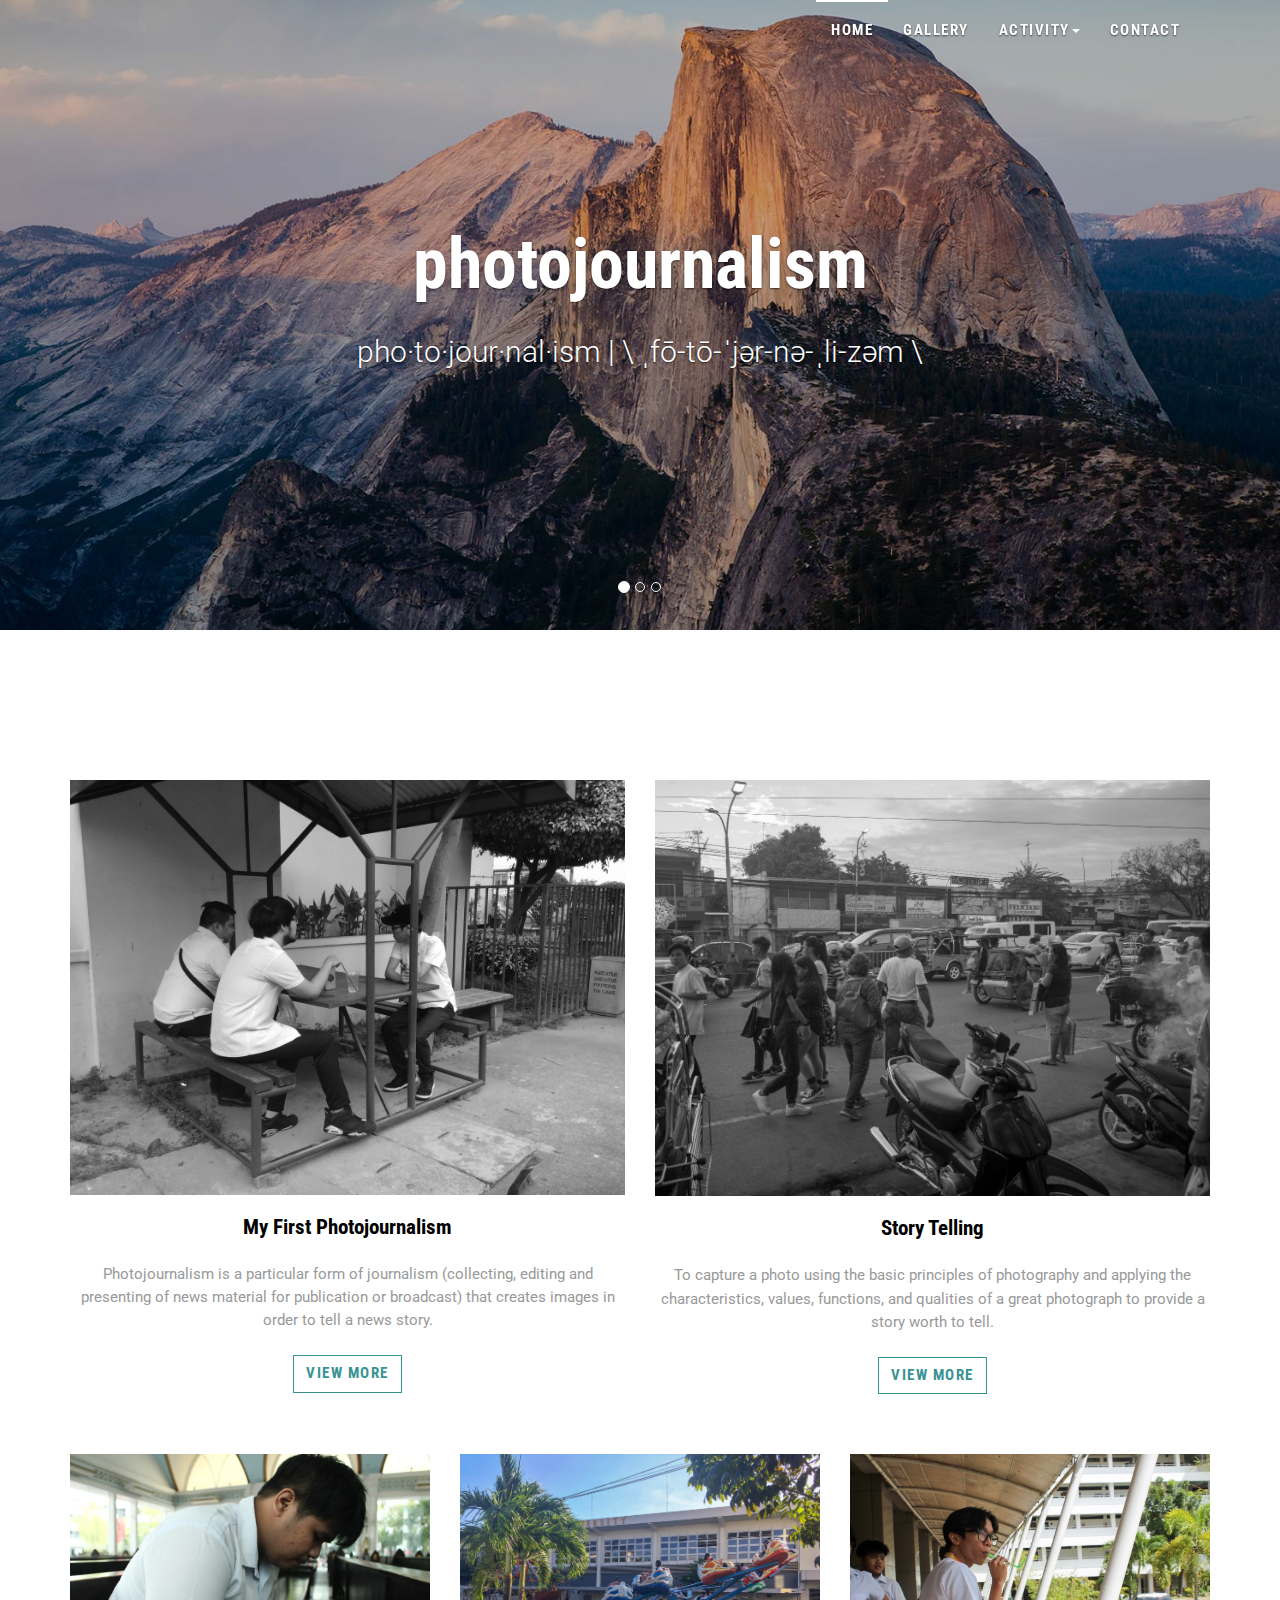
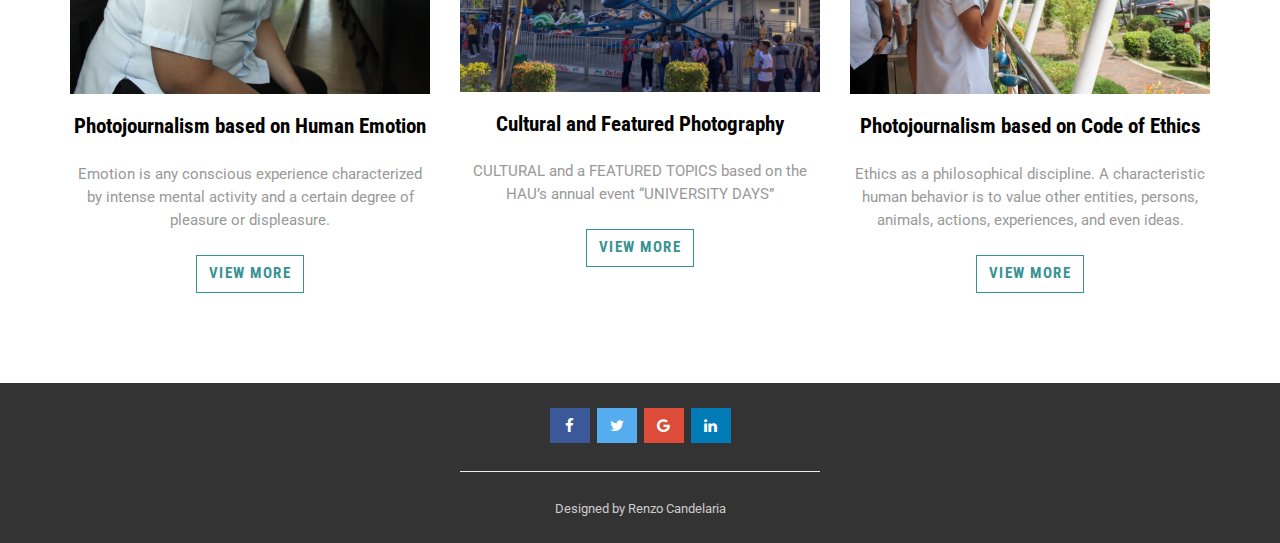
<file: index.html>
<!DOCTYPE html>
<html>
  <head>
    <meta charset="utf-8">
    <meta http-equiv="X-UA-Compatible" content="IE=edge">
    <title>Portfolio</title>
    <meta name="description" content="">
    <meta name="viewport" content="width=device-width, initial-scale=1">
    <meta name="robots" content="all,follow">
    <!-- Bootstrap CSS-->
    <link rel="stylesheet" href="css/bootstrap.min.css">
    <!-- Font Awesome & Pixeden Icon Stroke icon font-->
    <link rel="stylesheet" href="css/font-awesome.min.css">
    <link rel="stylesheet" href="css/pe-icon-7-stroke.css">
    <!-- Google fonts - Roboto Condensed & Roboto-->
    <link rel="stylesheet" href="https://fonts.googleapis.com/css?family=Roboto+Condensed:700|Roboto:300,400">
    <!-- lightbox-->
    <link rel="stylesheet" href="css/lightbox.min.css">
    <!-- theme stylesheet-->
    <link rel="stylesheet" href="css/style.sea.css" id="theme-stylesheet">
    <!-- Custom stylesheet - for your changes-->
    <link rel="stylesheet" href="css/custom.css">
    <!-- Favicon-->
    <link rel="shortcut icon" href="img/me.png">
    <!-- Tweaks for older IEs--><!--[if lt IE 9]>
        <script src="https://oss.maxcdn.com/html5shiv/3.7.2/html5shiv.min.js"></script>
        <script src="https://oss.maxcdn.com/respond/1.4.2/respond.min.js"></script><![endif]-->
  </head>
  <body class="home">
     <!-- navbar-->
    <header class="header">
      <div role="navigation" class="navbar navbar-default">
        <div class="container">
          <div class="navbar-header"><a href="index.html" class="navbar-brand"></a>
            <div class="navbar-buttons">
              <button type="button" data-toggle="collapse" data-target=".navbar-collapse" class="navbar-toggle navbar-btn">Menu<i class="fa fa-align-justify"></i></button>
            </div>
          </div>
          <div id="navigation" class="collapse navbar-collapse navbar-right">
            <ul class="nav navbar-nav">
              <li class="active"><a href="index.html">Home</a></li>
              <li><a href="gallery.html">Gallery</a></li>
              <li class="dropdown"><a href="#" data-toggle="dropdown" class="dropdown-toggle">Activity<b class="caret"></b></a>
                <ul class="dropdown-menu">
                  <li><a href="act1.html">Activity 1</a></li>
                  <li><a href="act2.html">Activity 2</a></li>
                  <li><a href="act3.html">Activity 3</a></li>
                  <li><a href="act4.html">Activity 4</a></li>
                  <li><a href="act5.html">Activity 5</a></li>
                  <li><a href="act6.html">Activity 6</a></li>
                  <li><a href="midtermexam.html">Midterm Exam</a></li>
                  <li><a href="act8.html">Activity 8</a></li>
                  <li><a href="act9.html">Activity 9</a></li>
                  <li><a href="act10.html">Activity 10</a></li>
                </ul>
              </li>
              <li><a href="contact.html">Contact</a></li>
            </ul>
          </div>
        </div>
      </div>
    </header>

    <div id="carousel-home" data-ride="carousel" class="carousel slide carousel-fullscreen carousel-fade">
      <!-- Indicators-->
      <ol class="carousel-indicators">
        <li data-target="#carousel-home" data-slide-to="0" class="active"></li>
        <li data-target="#carousel-home" data-slide-to="1"></li>
        <li data-target="#carousel-home" data-slide-to="2"></li>
      </ol>
      <!-- Wrapper for slides-->
      <div role="listbox" class="carousel-inner">
        <div style="background-image: url('img/carousel3.jpg');" class="item active">
          <div class="overlay"></div>
          <div class="carousel-caption">
            <h1 class="super-heading">photojournalism</h1>
            <p class="super-paragraph">pho·​to·​jour·​nal·​ism | \ ˌfō-tō-ˈjər-nə-ˌli-zəm  \  </p>
          </div>
        </div>
        <div style="background-image: url('img/carousel2.jpg');" class="item">
          <div class="overlay"></div>
          <div class="carousel-caption">
            <h1 class="super-heading">photojournalism</h1>
            <p class="super-paragraph">pho·​to·​jour·​nal·​ism | \ ˌfō-tō-ˈjər-nə-ˌli-zəm  \  </p>
          </div>
        </div>
        <div style="background-image: url('img/carousel1.jpg');" class="item">
          <div class="overlay"></div>
          <div class="carousel-caption">
            <h1 class="super-heading">photojournalism</h1>
            <p class="super-paragraph">pho·​to·​jour·​nal·​ism | \ ˌfō-tō-ˈjər-nə-ˌli-zəm  \  </p>
          </div>
        </div>
      </div>
    </div>

    <section class="section--padding-bottom-small">
      <div class="container">
        <div class="row">
          <div class="col-sm-6">
            <div class="post">
              <div class="image"><a href="act1.html"><img src="img/1.jpg" alt="" class="img-responsive"></a></div>
              <h3><a href="act1.html">My First Photojournalism</a></h3>
              <p class="post__intro"> Photojournalism is a particular form of journalism (collecting, editing and presenting of news material for publication or broadcast) that creates images in order to tell a news story.  </p>
              <p class="read-more"> <a href="act1.html" class="btn btn-ghost"> View more </a></p>
            </div>
          </div>
          <div class="col-sm-6">
            <div class="post">
             <div class="image"><a href="act6.html"><img src="img/5.jpg" alt="" class="img-responsive"></a></div>
              <h3><a href="act6.html">Story Telling</a></h3>
              <p class="post__intro">To capture a photo using the basic principles of photography and applying the characteristics, values, functions, and qualities of a great photograph to provide a story worth to tell.</p>
              <p class="read-more"><a href="act6.html" class="btn btn-ghost"> View more </a></p>
            </div>
          </div>
        </div>
        <div class="row">
          <div class="col-sm-4">
            <div class="post">
              <div class="image"><a href="act3.html"><img src="img/3.jpg" alt="" class="img-responsive"></a></div>
              <h3><a href="act3.html">Photojournalism based on Human Emotion</a></h3>
              <p class="post__intro"> Emotion is any conscious experience characterized by intense mental activity and a certain degree of pleasure or displeasure. </p>
              <p class="read-more"><a href="act3.html" class="btn btn-ghost"> View more </a></p>
            </div>
          </div>
          <div class="col-sm-4">
            <div class="post">
              <div class="image"><a href="act8.html"><img src="img/8_3.jpg" alt="" class="img-responsive"></a></div>
              <h3><a href="act8.html">Cultural and Featured Photography</a></h3>
              <p class="post__intro">CULTURAL and a FEATURED TOPICS based on the HAU’s annual event “UNIVERSITY DAYS” </p>
              <p class="read-more"><a href="act8.html" class="btn btn-ghost"> View more </a></p>
            </div>
          </div>
          <div class="col-sm-4">
            <div class="post">
              <div class="image"><a href="act2.html"><img src="img/2.jpg" alt="" class="img-responsive"></a></div>
              <h3><a href="act2.html">Photojournalism based on Code of Ethics</a></h3>
              <p class="post__intro"> Ethics as a philosophical discipline. A characteristic human behavior is to value other entities, persons, animals, actions, experiences, and even ideas. </p>
              <p class="read-more"><a href="act2.html" class="btn btn-ghost"> View more </a></p>
            </div>
          </div>
        </div>
    </section>
   
   
    <footer class="footer">
      <div class="footer__copyright">
        <div class="container">
          <div class="row">
            <div class="col-md-4">  
            </div>
            <div class="col-md-4" style="text-align: center;">
              <a href="https://www.facebook.com/shtzuu" target="_blank" class="fa fa-facebook"></a>
              <a href="https://www.twitter.com/shtzuu#" target="_blank" class="fa fa-twitter"></a>
              <a href="#" class="fa fa-google"></a>  
              <a href="https://www.linkedin.com/in/renzocandelaria/" target="_blank" class="fa fa-linkedin"></a>
              <hr>
              Designed by Renzo Candelaria
            </div>
            <div class="col-md-4">
            </div>
          </div>
        </div>
      </div>
    </footer>
    <!-- Javascript files-->
    <script src="https://ajax.googleapis.com/ajax/libs/jquery/1.11.0/jquery.min.js"></script>
    <script src="js/bootstrap.min.js"></script>
    <script src="js/jquery.cookie.js"> </script>
    <script src="js/lightbox.min.js"></script>
    <script src="js/front.js"></script><!-- substitute:livereload -->
    <!-- Google Analytics: change UA-XXXXX-X to be your site's ID.-->
    <!---->
    <script>
      (function(b,o,i,l,e,r){b.GoogleAnalyticsObject=l;b[l]||(b[l]=
      function(){(b[l].q=b[l].q||[]).push(arguments)});b[l].l=+new Date;
      e=o.createElement(i);r=o.getElementsByTagName(i)[0];
      e.src='//www.google-analytics.com/analytics.js';
      r.parentNode.insertBefore(e,r)}(window,document,'script','ga'));
      ga('create','UA-XXXXX-X');ga('send','pageview');
    </script>
  </body>
</html>
</file>
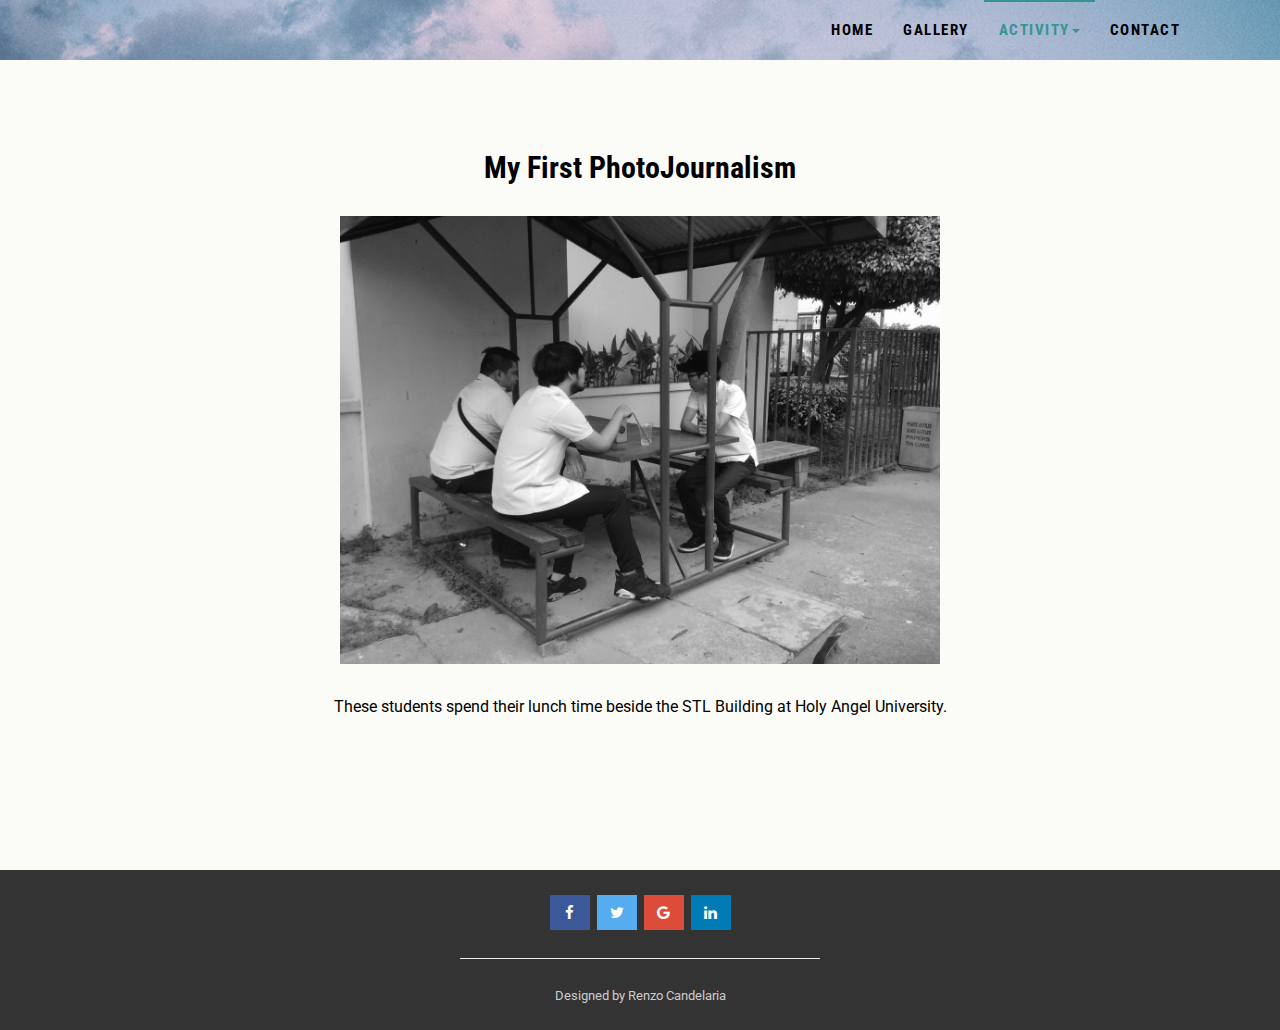
<file: act1.html>
<!DOCTYPE html>
<html>
  <head>
    <meta charset="utf-8">
    <meta http-equiv="X-UA-Compatible" content="IE=edge">
    <title>Portfolio</title>
    <meta name="description" content="">
    <meta name="viewport" content="width=device-width, initial-scale=1">
    <meta name="robots" content="all,follow">
    <!-- Bootstrap CSS-->
    <link rel="stylesheet" href="css/bootstrap.min.css">
    <!-- Font Awesome & Pixeden Icon Stroke icon font-->
    <link rel="stylesheet" href="css/font-awesome.min.css">
    <link rel="stylesheet" href="css/pe-icon-7-stroke.css">
    <!-- Google fonts - Roboto Condensed & Roboto-->
    <link rel="stylesheet" href="https://fonts.googleapis.com/css?family=Roboto+Condensed:700|Roboto:300,400">
    <!-- lightbox-->
    <link rel="stylesheet" href="css/lightbox.min.css">
    <!-- theme stylesheet-->
    <link rel="stylesheet" href="css/style.sea.css" id="theme-stylesheet">
    <!-- Custom stylesheet - for your changes-->
    <link rel="stylesheet" href="css/custom.css">
    <!-- Favicon-->
    <link rel="shortcut icon" href="img/me.png">
    <!-- Tweaks for older IEs--><!--[if lt IE 9]>
        <script src="https://oss.maxcdn.com/html5shiv/3.7.2/html5shiv.min.js"></script>
        <script src="https://oss.maxcdn.com/respond/1.4.2/respond.min.js"></script><![endif]-->
  </head>
  <body>
    <!-- navbar-->
    <header class="header">
      <div role="navigation" class="navbar navbar-default" style="background-image: url(img/blog3.jpg); background-repeat: no-repeat; background-size: cover;">
        <div class="container">
          <div class="navbar-header"><a href="index.html" class="navbar-brand"></a>
            <div class="navbar-buttons">
              <button type="button" data-toggle="collapse" data-target=".navbar-collapse" class="navbar-toggle navbar-btn">Menu<i class="fa fa-align-justify"></i></button>
            </div>
          </div>
          <div id="navigation" class="collapse navbar-collapse navbar-right" >
            <ul class="nav navbar-nav">
              <li><a href="index.html">Home</a></li>
              <li><a href="gallery.html">Gallery</a></li>
              <li class="dropdown active"><a href="#" data-toggle="dropdown" class="dropdown-toggle">Activity<b class="caret"></b></a>
                <ul class="dropdown-menu">
                  <li class="active"><a href="act1.html">Activity 1</a></li>
                  <li><a href="act2.html">Activity 2</a></li>
                  <li><a href="act3.html">Activity 3</a></li>
                  <li><a href="act4.html">Activity 4</a></li>
                  <li><a href="act5.html">Activity 5</a></li>
                  <li><a href="act6.html">Activity 6</a></li>
                  <li><a href="midtermexam.html">Midterm Exam</a></li>
                  <li><a href="act8.html">Activity 8</a></li>
                  <li><a href="act9.html">Activity 9</a></li>
                  <li><a href="act10.html">Activity 10</a></li>
                </ul>
              </li>
              <li><a href="contact.html">Contact</a></li>
            </ul>
          </div>
        </div>
      </div>
    </header>

    <section class="blog-post" style="background-color: #fbfbf8;">
      <div class="container">
        <div class="row">
          <div class="col-lg-12">
            <div class="post-content margin-bottom--big">



              <h3 style="text-align: center;">My First PhotoJournalism</h3>
            
              <p><img src="img/1.jpg" width="600px;" alt="Example blog post alt" class="img-responsive"></p>
              <p style="text-align: center;"> These students spend their lunch time beside the STL Building at Holy Angel University.   </p>
            </div>
            <!-- /.post-content-->
          </div>
        </div>

      </div>
    </section>
  
    <footer class="footer">
      <div class="footer__copyright">
        <div class="container">
          <div class="row">
            <div class="col-md-4">  
            </div>
            <div class="col-md-4" style="text-align: center;">
              <a href="https://www.facebook.com/shtzuu" target="_blank" class="fa fa-facebook"></a>
              <a href="https://www.twitter.com/shtzuu#" target="_blank" class="fa fa-twitter"></a>
              <a href="#" class="fa fa-google"></a>  
              <a href="https://www.linkedin.com/in/renzocandelaria/" target="_blank" class="fa fa-linkedin"></a>
              <hr>
              Designed by Renzo Candelaria
            </div>
            <div class="col-md-4">
            </div>
          </div>
        </div>
      </div>
    </footer>
    <!-- Javascript files-->
    <script src="https://ajax.googleapis.com/ajax/libs/jquery/1.11.0/jquery.min.js"></script>
    <script src="js/bootstrap.min.js"></script>
    <script src="js/jquery.cookie.js"> </script>
    <script src="js/lightbox.min.js"></script>
    <script src="js/front.js"></script><!-- substitute:livereload -->
    <!-- Google Analytics: change UA-XXXXX-X to be your site's ID.-->
    <!---->
    <script>
      (function(b,o,i,l,e,r){b.GoogleAnalyticsObject=l;b[l]||(b[l]=
      function(){(b[l].q=b[l].q||[]).push(arguments)});b[l].l=+new Date;
      e=o.createElement(i);r=o.getElementsByTagName(i)[0];
      e.src='//www.google-analytics.com/analytics.js';
      r.parentNode.insertBefore(e,r)}(window,document,'script','ga'));
      ga('create','UA-XXXXX-X');ga('send','pageview');
    </script>
  </body>
</html>
</file>
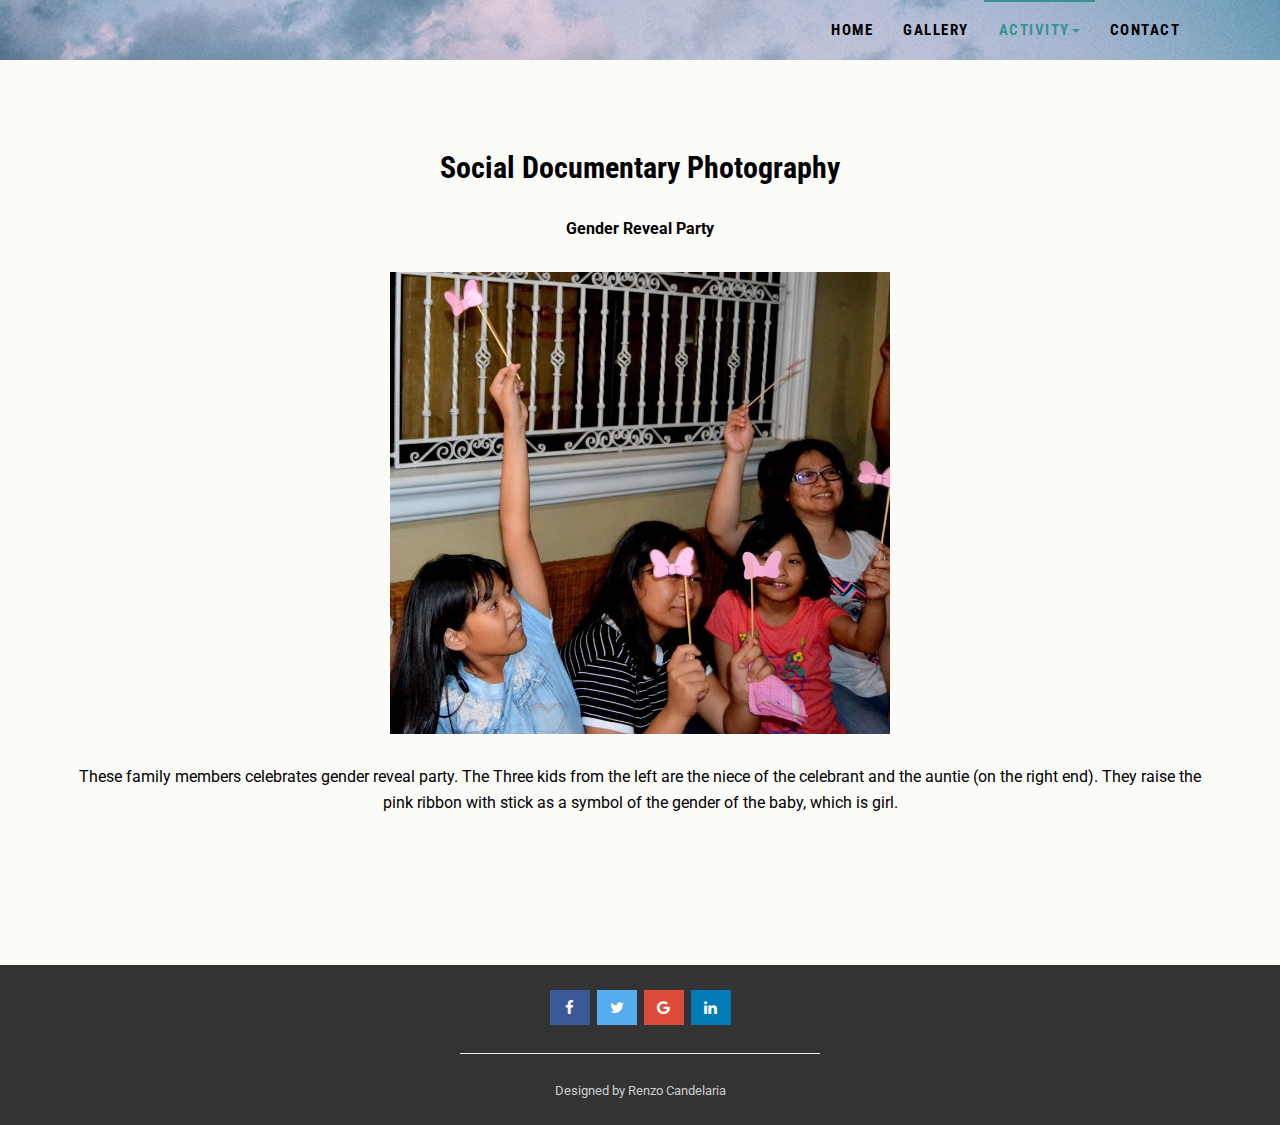
<file: act10.html>
<!DOCTYPE html>
<html>
  <head>
    <meta charset="utf-8">
    <meta http-equiv="X-UA-Compatible" content="IE=edge">
    <title>Portfolio</title>
    <meta name="description" content="">
    <meta name="viewport" content="width=device-width, initial-scale=1">
    <meta name="robots" content="all,follow">
    <!-- Bootstrap CSS-->
    <link rel="stylesheet" href="css/bootstrap.min.css">
    <!-- Font Awesome & Pixeden Icon Stroke icon font-->
    <link rel="stylesheet" href="css/font-awesome.min.css">
    <link rel="stylesheet" href="css/pe-icon-7-stroke.css">
    <!-- Google fonts - Roboto Condensed & Roboto-->
    <link rel="stylesheet" href="https://fonts.googleapis.com/css?family=Roboto+Condensed:700|Roboto:300,400">
    <!-- lightbox-->
    <link rel="stylesheet" href="css/lightbox.min.css">
    <!-- theme stylesheet-->
    <link rel="stylesheet" href="css/style.sea.css" id="theme-stylesheet">
    <!-- Custom stylesheet - for your changes-->
    <link rel="stylesheet" href="css/custom.css">
    <!-- Favicon-->
    <link rel="shortcut icon" href="img/me.png">
    <!-- Tweaks for older IEs--><!--[if lt IE 9]>
        <script src="https://oss.maxcdn.com/html5shiv/3.7.2/html5shiv.min.js"></script>
        <script src="https://oss.maxcdn.com/respond/1.4.2/respond.min.js"></script><![endif]-->
  </head>
  <body>
    <!-- navbar-->
    <header class="header">
      <div role="navigation" class="navbar navbar-default" style="background-image: url(img/blog3.jpg); background-repeat: no-repeat; background-size: cover;">
        <div class="container">
          <div class="navbar-header"><a href="index.html" class="navbar-brand"></a>
            <div class="navbar-buttons">
              <button type="button" data-toggle="collapse" data-target=".navbar-collapse" class="navbar-toggle navbar-btn">Menu<i class="fa fa-align-justify"></i></button>
            </div>
          </div>
          <div id="navigation" class="collapse navbar-collapse navbar-right" >
            <ul class="nav navbar-nav">
              <li><a href="index.html">Home</a></li>
              <li><a href="gallery.html">Gallery</a></li>
              <li class="dropdown active"><a href="#" data-toggle="dropdown" class="dropdown-toggle">Activity<b class="caret"></b></a>
                <ul class="dropdown-menu">
                  <li><a href="act1.html">Activity 1</a></li>
                  <li><a href="act2.html">Activity 2</a></li>
                  <li><a href="act3.html">Activity 3</a></li>
                  <li><a href="act4.html">Activity 4</a></li>
                  <li><a href="act5.html">Activity 5</a></li>
                  <li><a href="act6.html">Activity 6</a></li>
                  <li><a href="midtermexam.html">Midterm Exam</a></li>
                  <li><a href="act8.html">Activity 8</a></li>
                  <li><a href="act9.html">Activity 9</a></li>
                  <li class="active"><a href="act10.html">Activity 10</a></li>
                </ul>
              </li>
              <li><a href="contact.html">Contact</a></li>
            </ul>
          </div>
        </div>
      </div>
    </header>

    <section class="blog-post" style="background-color: #fbfbf8;">
      <div class="container">
        <div class="row">
          <div class="col-lg-12">
            <div class="post-content margin-bottom--big">

              <h3 style="text-align: center;">Social Documentary Photography</h3>
              <strong style="text-align: center;"><p> Gender Reveal Party</p></strong>
              <p><img src="img/10.jpg" width="500px" alt="Example blog post alt" class="img-responsive"></p>
              <p style="text-align: center;">These family members celebrates gender reveal party. The Three kids from the left are the niece of the celebrant and the auntie (on the right end). They raise the pink ribbon with stick as a symbol of the gender of the baby, which is girl.</p>
            </div>
            <!-- /.post-content-->
          </div>
        </div>

      </div>
    </section>
  
    <footer class="footer">
      <div class="footer__copyright">
        <div class="container">
          <div class="row">
            <div class="col-md-4">  
            </div>
            <div class="col-md-4" style="text-align: center;">
              <a href="https://www.facebook.com/shtzuu" target="_blank" class="fa fa-facebook"></a>
              <a href="https://www.twitter.com/shtzuu#" target="_blank" class="fa fa-twitter"></a>
              <a href="#" class="fa fa-google"></a>  
              <a href="https://www.linkedin.com/in/renzocandelaria/" target="_blank" class="fa fa-linkedin"></a>
              <hr>
              Designed by Renzo Candelaria
            </div>
            <div class="col-md-4">
            </div>
          </div>
        </div>
      </div>
    </footer>
    <!-- Javascript files-->
    <script src="https://ajax.googleapis.com/ajax/libs/jquery/1.11.0/jquery.min.js"></script>
    <script src="js/bootstrap.min.js"></script>
    <script src="js/jquery.cookie.js"> </script>
    <script src="js/lightbox.min.js"></script>
    <script src="js/front.js"></script><!-- substitute:livereload -->
    <!-- Google Analytics: change UA-XXXXX-X to be your site's ID.-->
    <!---->
    <script>
      (function(b,o,i,l,e,r){b.GoogleAnalyticsObject=l;b[l]||(b[l]=
      function(){(b[l].q=b[l].q||[]).push(arguments)});b[l].l=+new Date;
      e=o.createElement(i);r=o.getElementsByTagName(i)[0];
      e.src='//www.google-analytics.com/analytics.js';
      r.parentNode.insertBefore(e,r)}(window,document,'script','ga'));
      ga('create','UA-XXXXX-X');ga('send','pageview');
    </script>
  </body>
</html>
</file>
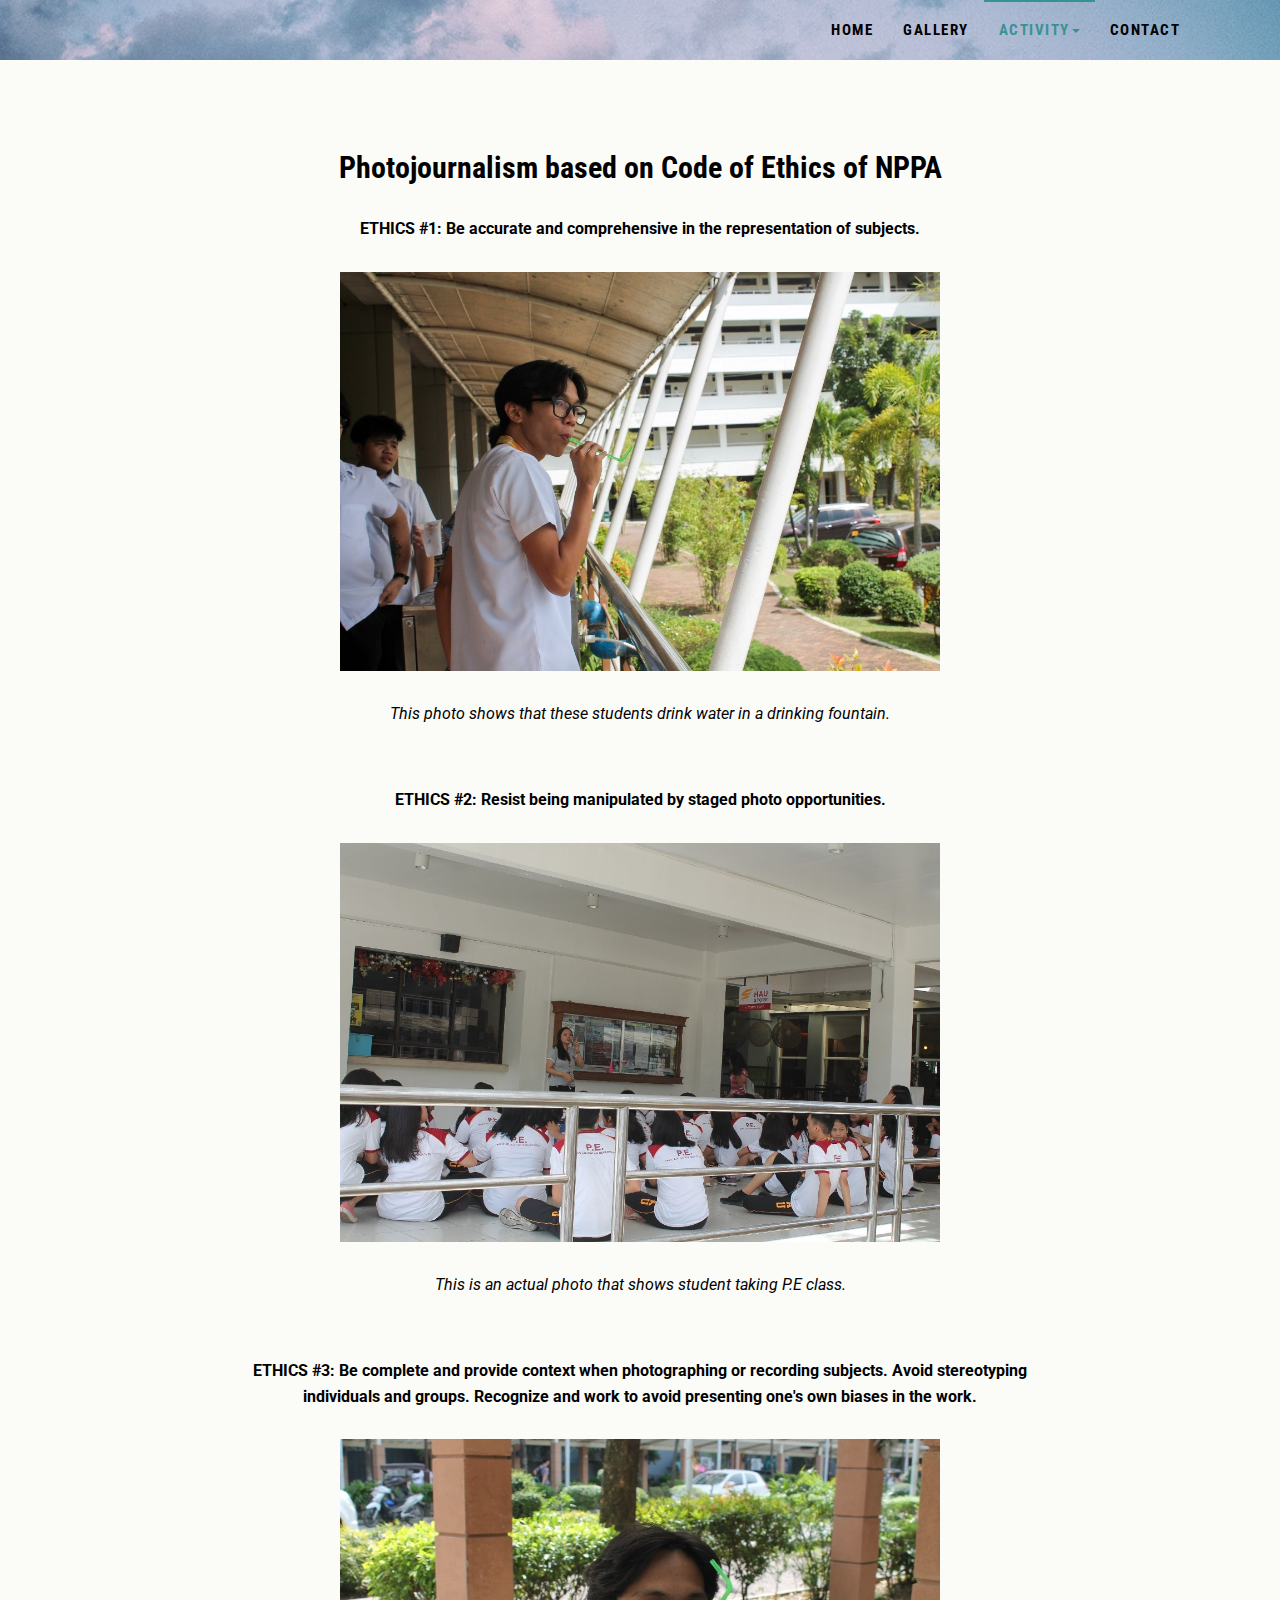
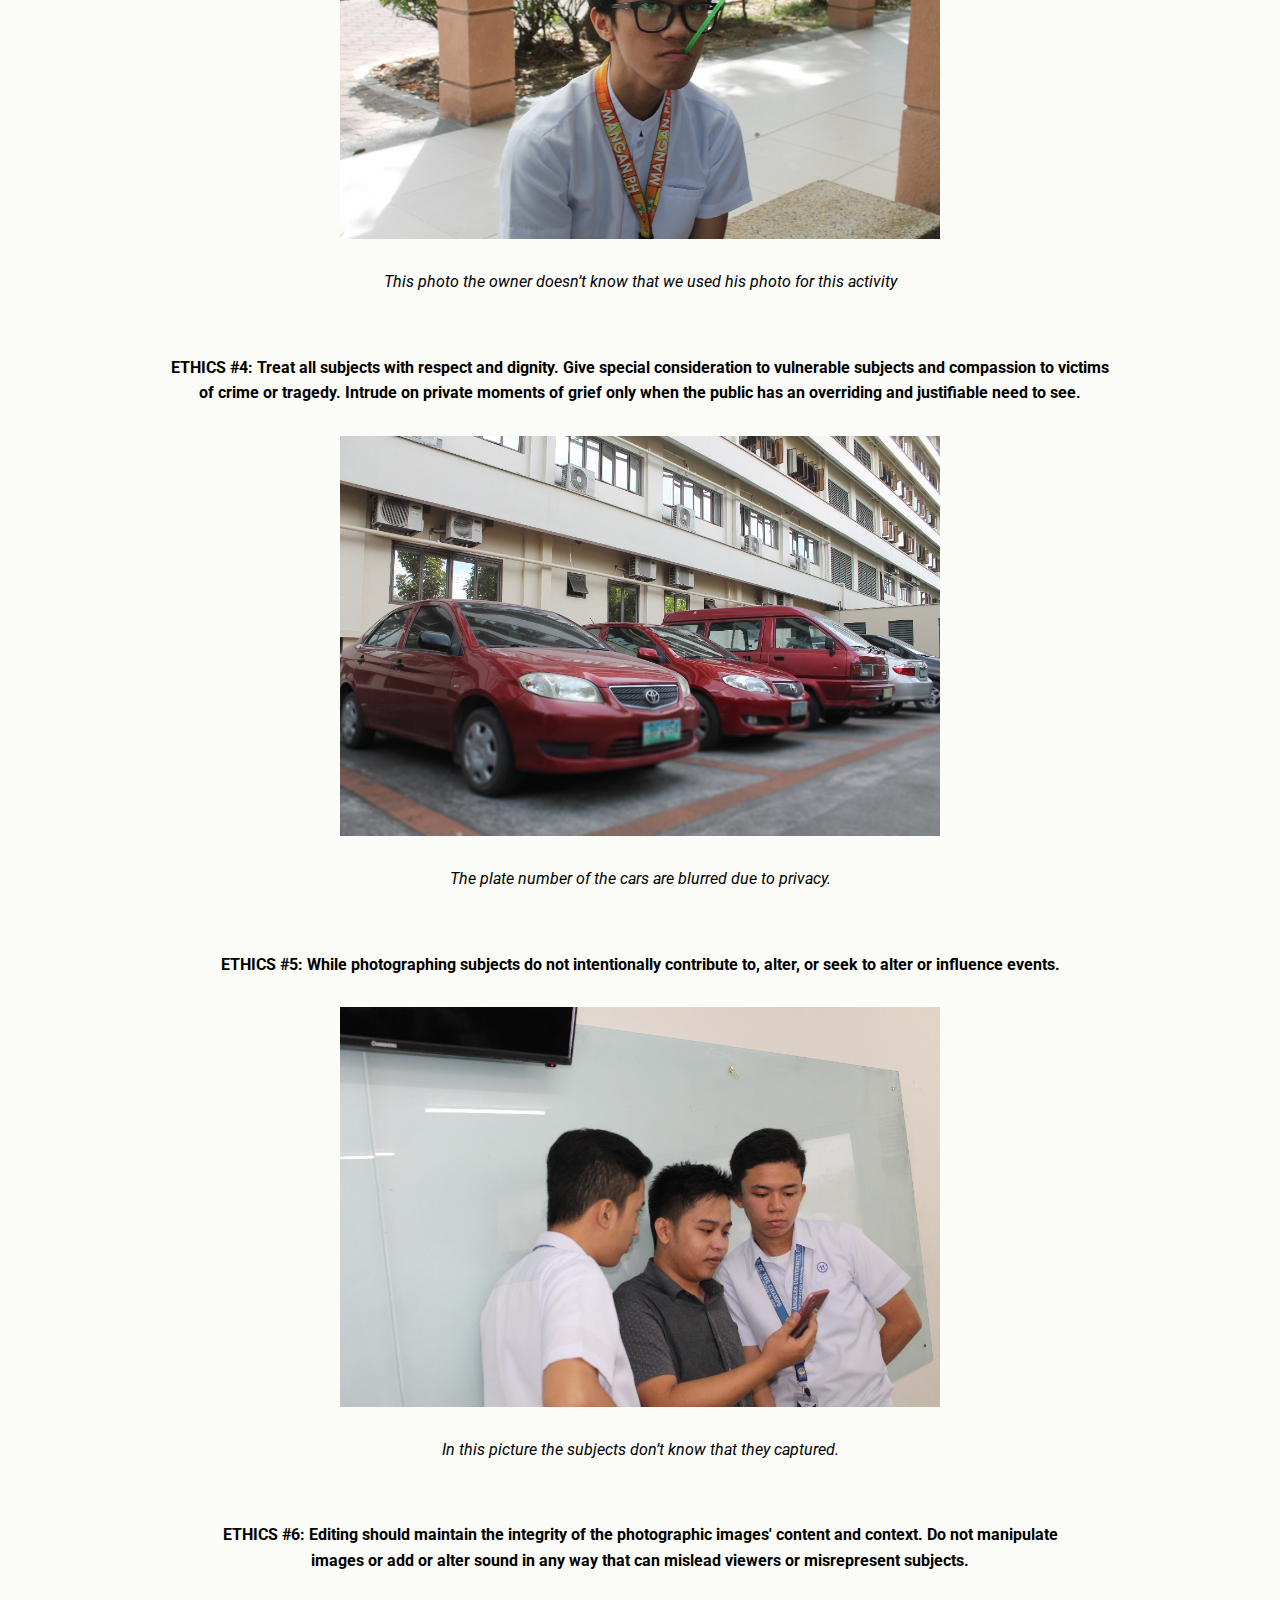
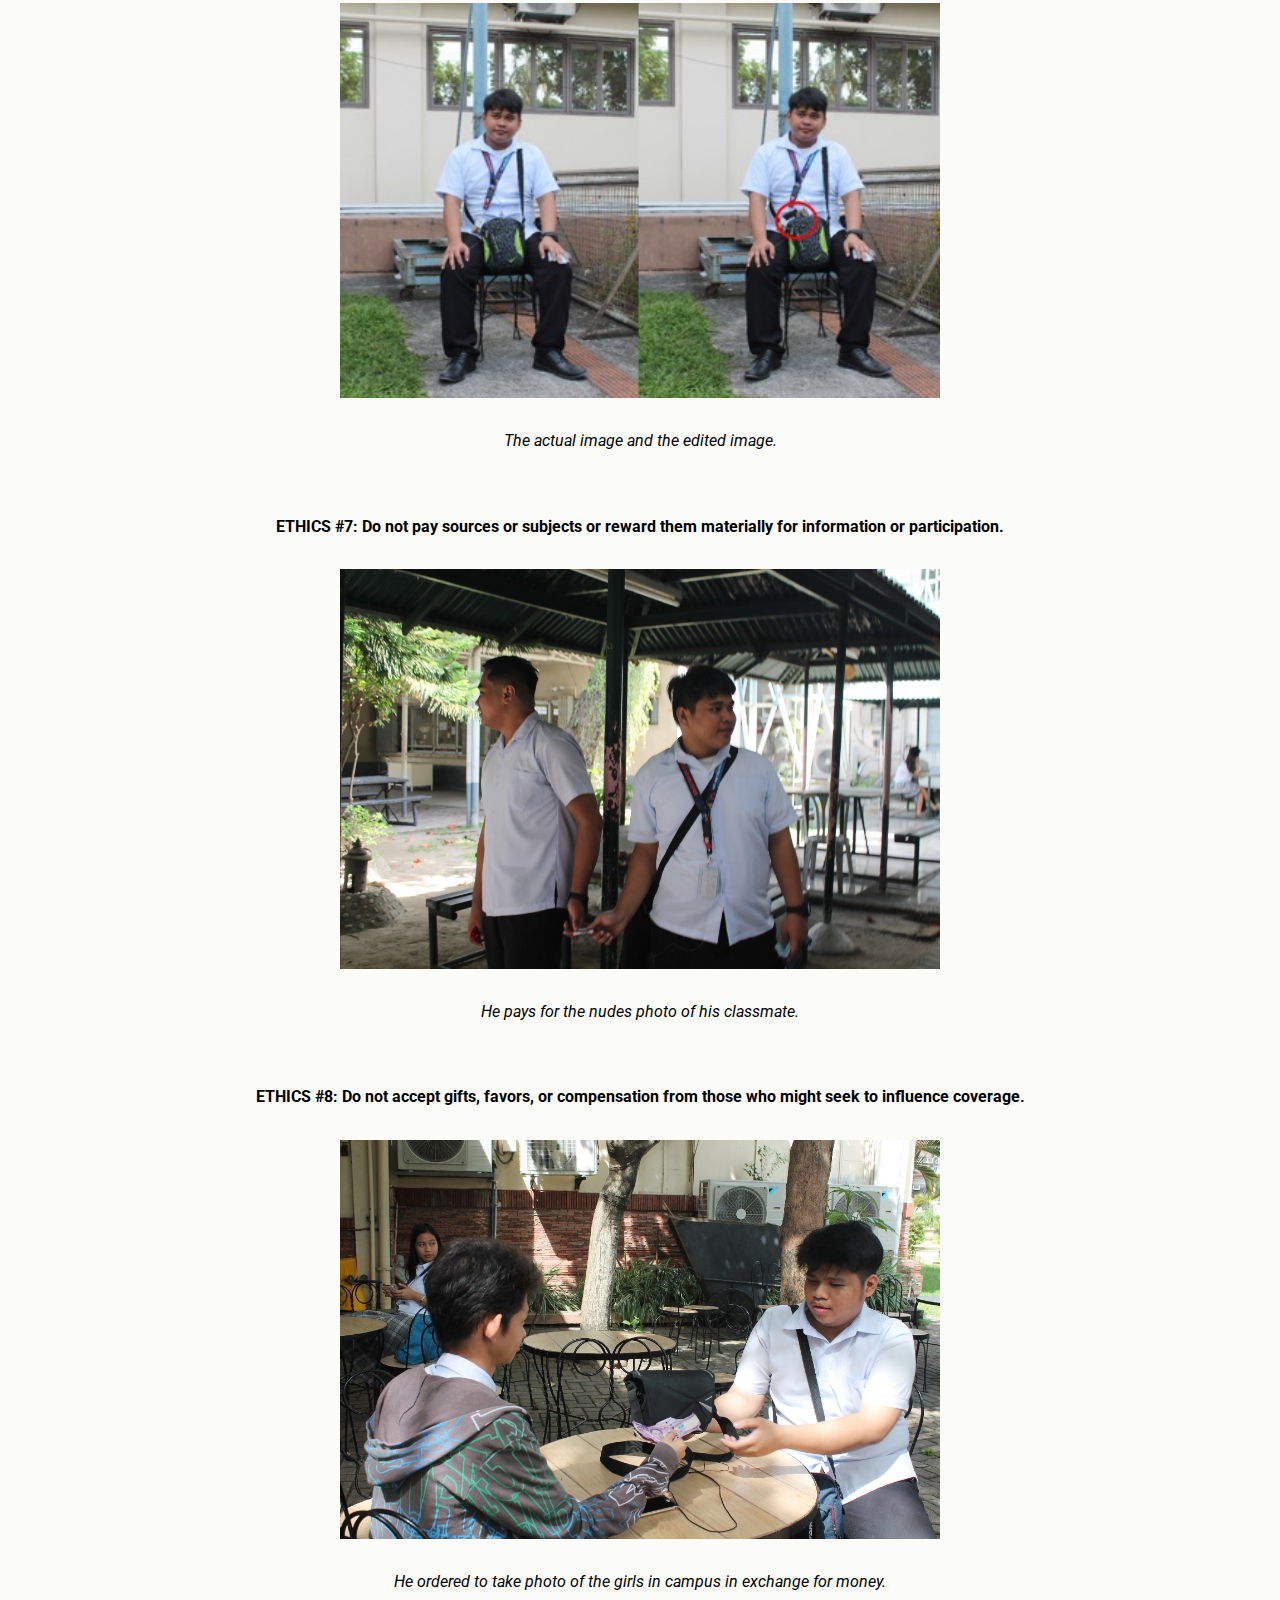
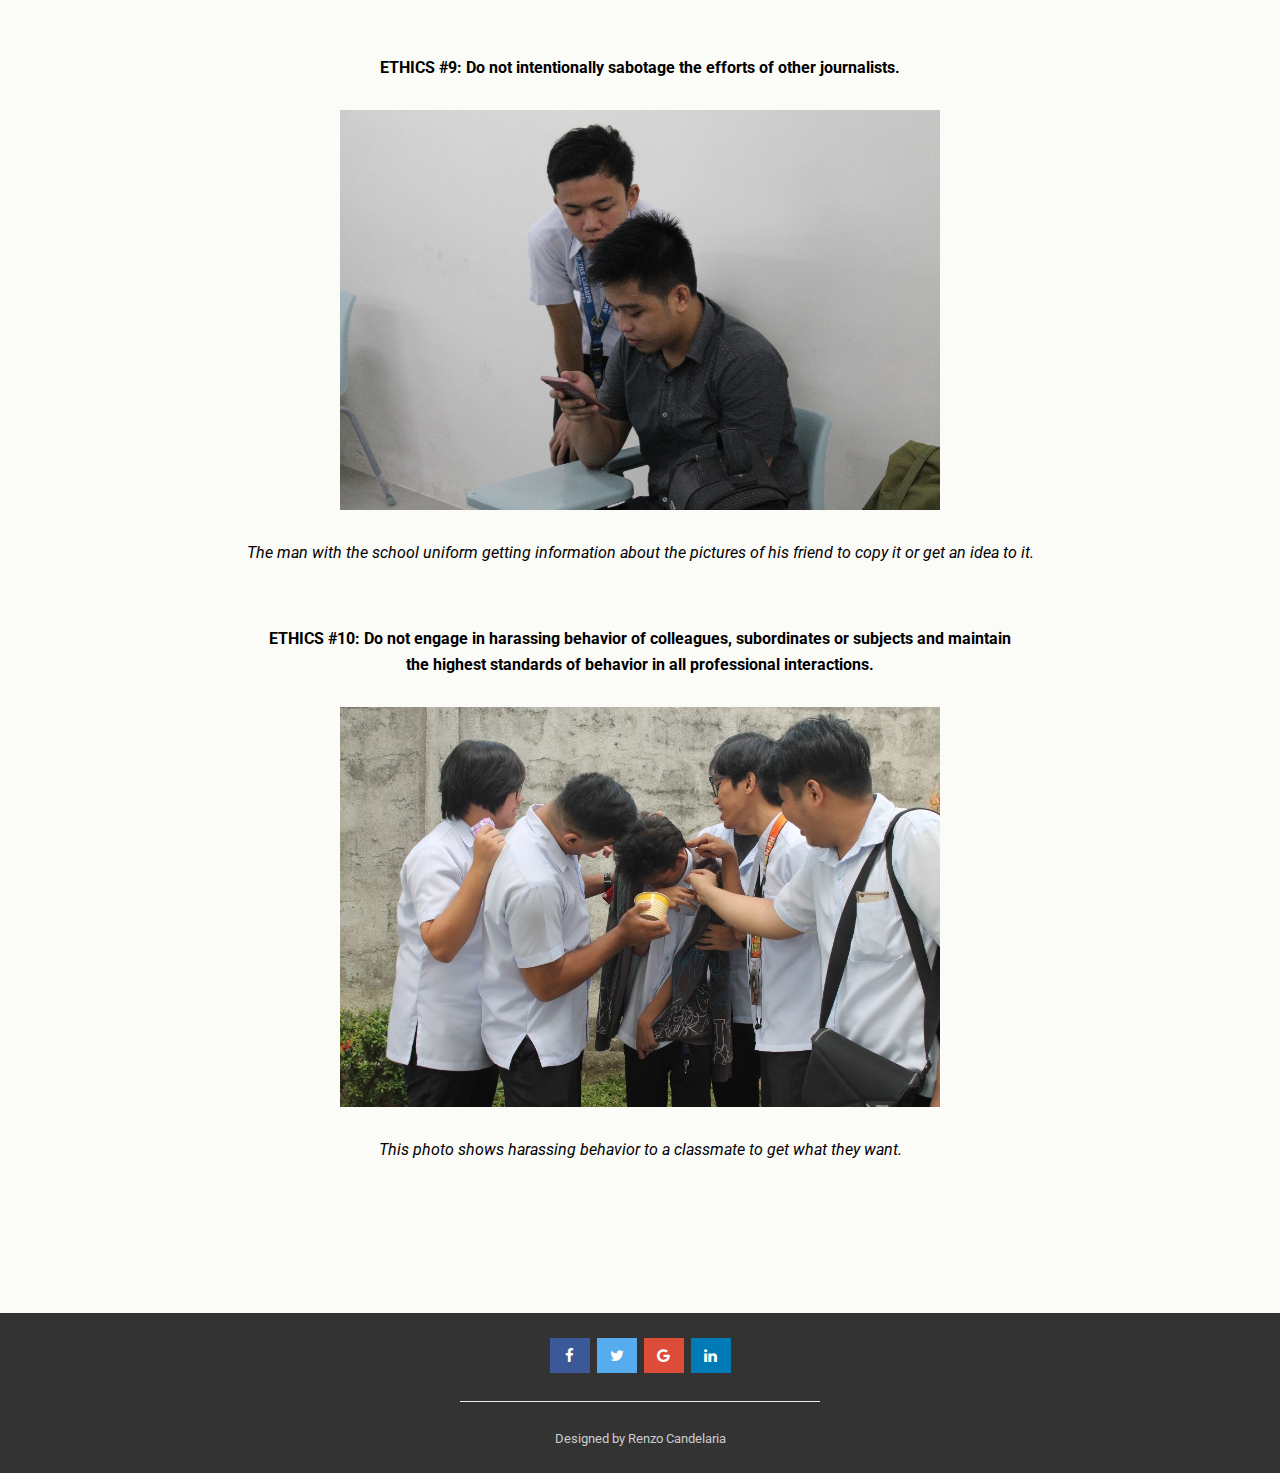
<file: act2.html>
<!DOCTYPE html>
<html>
  <head>
    <meta charset="utf-8">
    <meta http-equiv="X-UA-Compatible" content="IE=edge">
    <title>Portfolio</title>
    <meta name="description" content="">
    <meta name="viewport" content="width=device-width, initial-scale=1">
    <meta name="robots" content="all,follow">
    <!-- Bootstrap CSS-->
    <link rel="stylesheet" href="css/bootstrap.min.css">
    <!-- Font Awesome & Pixeden Icon Stroke icon font-->
    <link rel="stylesheet" href="css/font-awesome.min.css">
    <link rel="stylesheet" href="css/pe-icon-7-stroke.css">
    <!-- Google fonts - Roboto Condensed & Roboto-->
    <link rel="stylesheet" href="https://fonts.googleapis.com/css?family=Roboto+Condensed:700|Roboto:300,400">
    <!-- lightbox-->
    <link rel="stylesheet" href="css/lightbox.min.css">
    <!-- theme stylesheet-->
    <link rel="stylesheet" href="css/style.sea.css" id="theme-stylesheet">
    <!-- Custom stylesheet - for your changes-->
    <link rel="stylesheet" href="css/custom.css">
    <!-- Favicon-->
    <link rel="shortcut icon" href="img/me.png">
    <!-- Tweaks for older IEs--><!--[if lt IE 9]>
        <script src="https://oss.maxcdn.com/html5shiv/3.7.2/html5shiv.min.js"></script>
        <script src="https://oss.maxcdn.com/respond/1.4.2/respond.min.js"></script><![endif]-->
  </head>
  <body>
    <!-- navbar-->
    <header class="header">
      <div role="navigation" class="navbar navbar-default" style="background-image: url(img/blog3.jpg); background-repeat: no-repeat; background-size: cover;">
        <div class="container">
          <div class="navbar-header"><a href="index.html" class="navbar-brand"></a>
            <div class="navbar-buttons">
              <button type="button" data-toggle="collapse" data-target=".navbar-collapse" class="navbar-toggle navbar-btn">Menu<i class="fa fa-align-justify"></i></button>
            </div>
          </div>
          <div id="navigation" class="collapse navbar-collapse navbar-right" >
            <ul class="nav navbar-nav">
              <li><a href="index.html">Home</a></li>
              <li><a href="gallery.html">Gallery</a></li>
              <li class="dropdown active"><a href="#" data-toggle="dropdown" class="dropdown-toggle">Activity<b class="caret"></b></a>
                <ul class="dropdown-menu">
                  <li><a href="act1.html">Activity 1</a></li>
                  <li class="active"><a href="act2.html">Activity 2</a></li>
                  <li><a href="act3.html">Activity 3</a></li>
                  <li><a href="act4.html">Activity 4</a></li>
                  <li><a href="act5.html">Activity 5</a></li>
                  <li><a href="act6.html">Activity 6</a></li>
                  <li><a href="midtermexam.html">Midterm Exam</a></li>
                  <li><a href="act8.html">Activity 8</a></li>
                  <li><a href="act9.html">Activity 9</a></li>
                  <li><a href="act10.html">Activity 10</a></li>
                </ul>
              </li>
              <li><a href="contact.html">Contact</a></li>
            </ul>
          </div>
        </div>
      </div>
    </header>

    <section class="blog-post" style="background-color: #fbfbf8;">
      <div class="container">
        <div class="row">
          <div class="col-lg-12">
            <div class="post-content margin-bottom--big">
              <h3 style="text-align: center;">Photojournalism based on Code of Ethics of NPPA</h3>
              <strong style="text-align: center;"><p> ETHICS #1: Be accurate and comprehensive in the representation of subjects. </p></strong>
              <p><img src="img/2.jpg" width="600px;" alt="Example blog post alt" class="img-responsive"></p>
              <p style="text-align: center;"> <i> This photo shows that these students drink water in a drinking fountain. </i> </p>
            </div>

             <div class="post-content margin-bottom--big">
              <strong style="text-align: center;"><p> ETHICS #2: Resist being manipulated by staged photo opportunities. </p></strong>
              <p><img src="img/2_2.jpg" width="600px;" alt="Example blog post alt" class="img-responsive"></p>
              <p style="text-align: center;"> <i> This is an actual photo that shows student taking P.E class. </i>   </p>
            </div>

            <div class="post-content margin-bottom--big">
              <strong style="text-align: center;"><p> ETHICS #3: Be complete and provide context when photographing or recording subjects. Avoid stereotyping <br> individuals and groups. Recognize and work to avoid presenting one's own biases in the work.</p></strong>
              <p><img src="img/2_3.jpg" width="600px;" alt="Example blog post alt" class="img-responsive"></p>
              <p style="text-align: center;"> <i> This photo the owner doesn’t know that we used his photo for this activity </i>  </p>
            </div>

            <div class="post-content margin-bottom--big">
              <strong style="text-align: center;"><p> ETHICS #4: Treat all subjects with respect and dignity. Give special consideration to vulnerable subjects and compassion to victims <br> of crime or tragedy. Intrude on private moments of grief only when the public has an overriding and justifiable need to see. </p></strong>
              <p><img src="img/2_4.jpg" width="600px;" alt="Example blog post alt" class="img-responsive"></p>
              <p style="text-align: center;"> <i> The plate number of the cars are blurred due to privacy. </i>  </p>
            </div>

            <div class="post-content margin-bottom--big">
              <strong style="text-align: center;"><p> ETHICS #5: While photographing subjects do not intentionally contribute to, alter, or seek to alter or influence events. </p></strong>
              <p><img src="img/2_5.jpg" width="600px;" alt="Example blog post alt" class="img-responsive"></p>
              <p style="text-align: center;"> <i> In this picture the subjects don’t know that they captured. </i>  </p>
            </div>

            <div class="post-content margin-bottom--big">
              <strong style="text-align: center;"><p> ETHICS #6: Editing should maintain the integrity of the photographic images' content and context. Do not manipulate <br> images or add or alter sound in any way that can mislead viewers or misrepresent subjects.  </p></strong>
              <p><img src="img/2_6.jpg" width="600px;" alt="Example blog post alt" class="img-responsive"></p>
              <p style="text-align: center;"> <i> The actual image and the edited image. </i>   </p>
            </div>

            <div class="post-content margin-bottom--big">
              <strong style="text-align: center;"><p> ETHICS #7: Do not pay sources or subjects or reward them materially for information or participation.  </p></strong>
              <p><img src="img/2_7.jpg" width="600px;" alt="Example blog post alt" class="img-responsive"></p>
              <p style="text-align: center;"> <i> He pays for the nudes photo of his classmate.</i>  </p>
            </div>

            <div class="post-content margin-bottom--big">
              <strong style="text-align: center;"><p> ETHICS #8: Do not accept gifts, favors, or compensation from those who might seek to influence coverage. </p></strong>
              <p><img src="img/2_8.jpg" width="600px;" alt="Example blog post alt" class="img-responsive"></p>
              <p style="text-align: center;"> <i> He ordered to take photo of the girls in campus in exchange for money.  </i>  </p>
            </div>

            <div class="post-content margin-bottom--big">
              <strong style="text-align: center;"><p> ETHICS #9: Do not intentionally sabotage the efforts of other journalists. </p></strong>
              <p><img src="img/2_9.jpg" width="600px;" alt="Example blog post alt" class="img-responsive"></p>
              <p style="text-align: center;"> <i> The man with the school uniform getting information about the pictures of his friend to copy it or get an idea to it. </i>  </p>
            </div>

            <div class="post-content margin-bottom--big">
              <strong style="text-align: center;"><p> ETHICS #10: Do not engage in harassing behavior of colleagues, subordinates or subjects and maintain <br> the highest standards of behavior in all professional interactions. </p></strong>
              <p><img src="img/2_10.jpg" width="600px;" alt="Example blog post alt" class="img-responsive"></p>
              <p style="text-align: center;"> <i> This photo shows harassing behavior to a classmate to get what they want.  </i>  </p>
            </div>


          </div>
        </div>

      </div>
    </section>
  
    <footer class="footer">
      <div class="footer__copyright">
        <div class="container">
          <div class="row">
            <div class="col-md-4">  
            </div>
            <div class="col-md-4" style="text-align: center;">
              <a href="https://www.facebook.com/shtzuu" target="_blank" class="fa fa-facebook"></a>
              <a href="https://www.twitter.com/shtzuu#" target="_blank" class="fa fa-twitter"></a>
              <a href="#" class="fa fa-google"></a>  
              <a href="https://www.linkedin.com/in/renzocandelaria/" target="_blank" class="fa fa-linkedin"></a>
              <hr>
              Designed by Renzo Candelaria
            </div>
            <div class="col-md-4">
            </div>
          </div>
        </div>
      </div>
    </footer>
    <!-- Javascript files-->
    <script src="https://ajax.googleapis.com/ajax/libs/jquery/1.11.0/jquery.min.js"></script>
    <script src="js/bootstrap.min.js"></script>
    <script src="js/jquery.cookie.js"> </script>
    <script src="js/lightbox.min.js"></script>
    <script src="js/front.js"></script><!-- substitute:livereload -->
    <!-- Google Analytics: change UA-XXXXX-X to be your site's ID.-->
    <!---->
    <script>
      (function(b,o,i,l,e,r){b.GoogleAnalyticsObject=l;b[l]||(b[l]=
      function(){(b[l].q=b[l].q||[]).push(arguments)});b[l].l=+new Date;
      e=o.createElement(i);r=o.getElementsByTagName(i)[0];
      e.src='//www.google-analytics.com/analytics.js';
      r.parentNode.insertBefore(e,r)}(window,document,'script','ga'));
      ga('create','UA-XXXXX-X');ga('send','pageview');
    </script>
  </body>
</html>
</file>
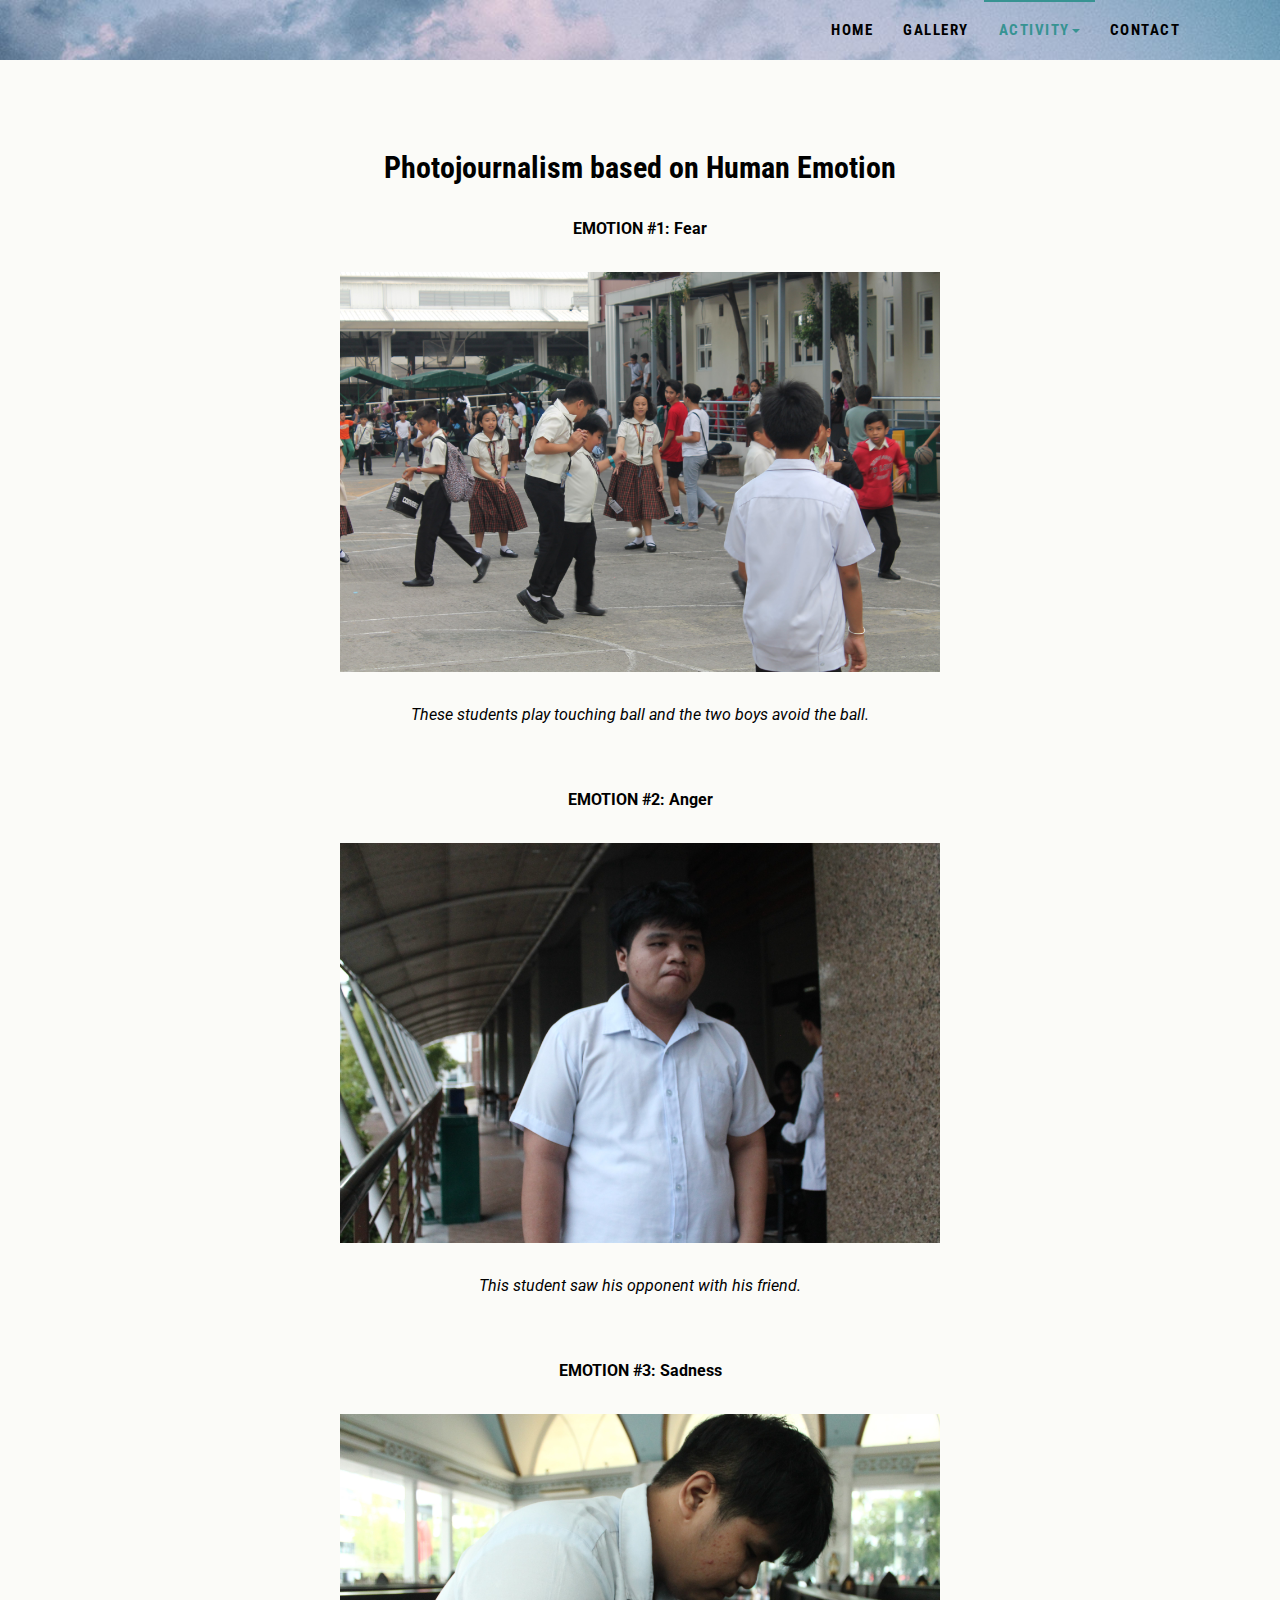
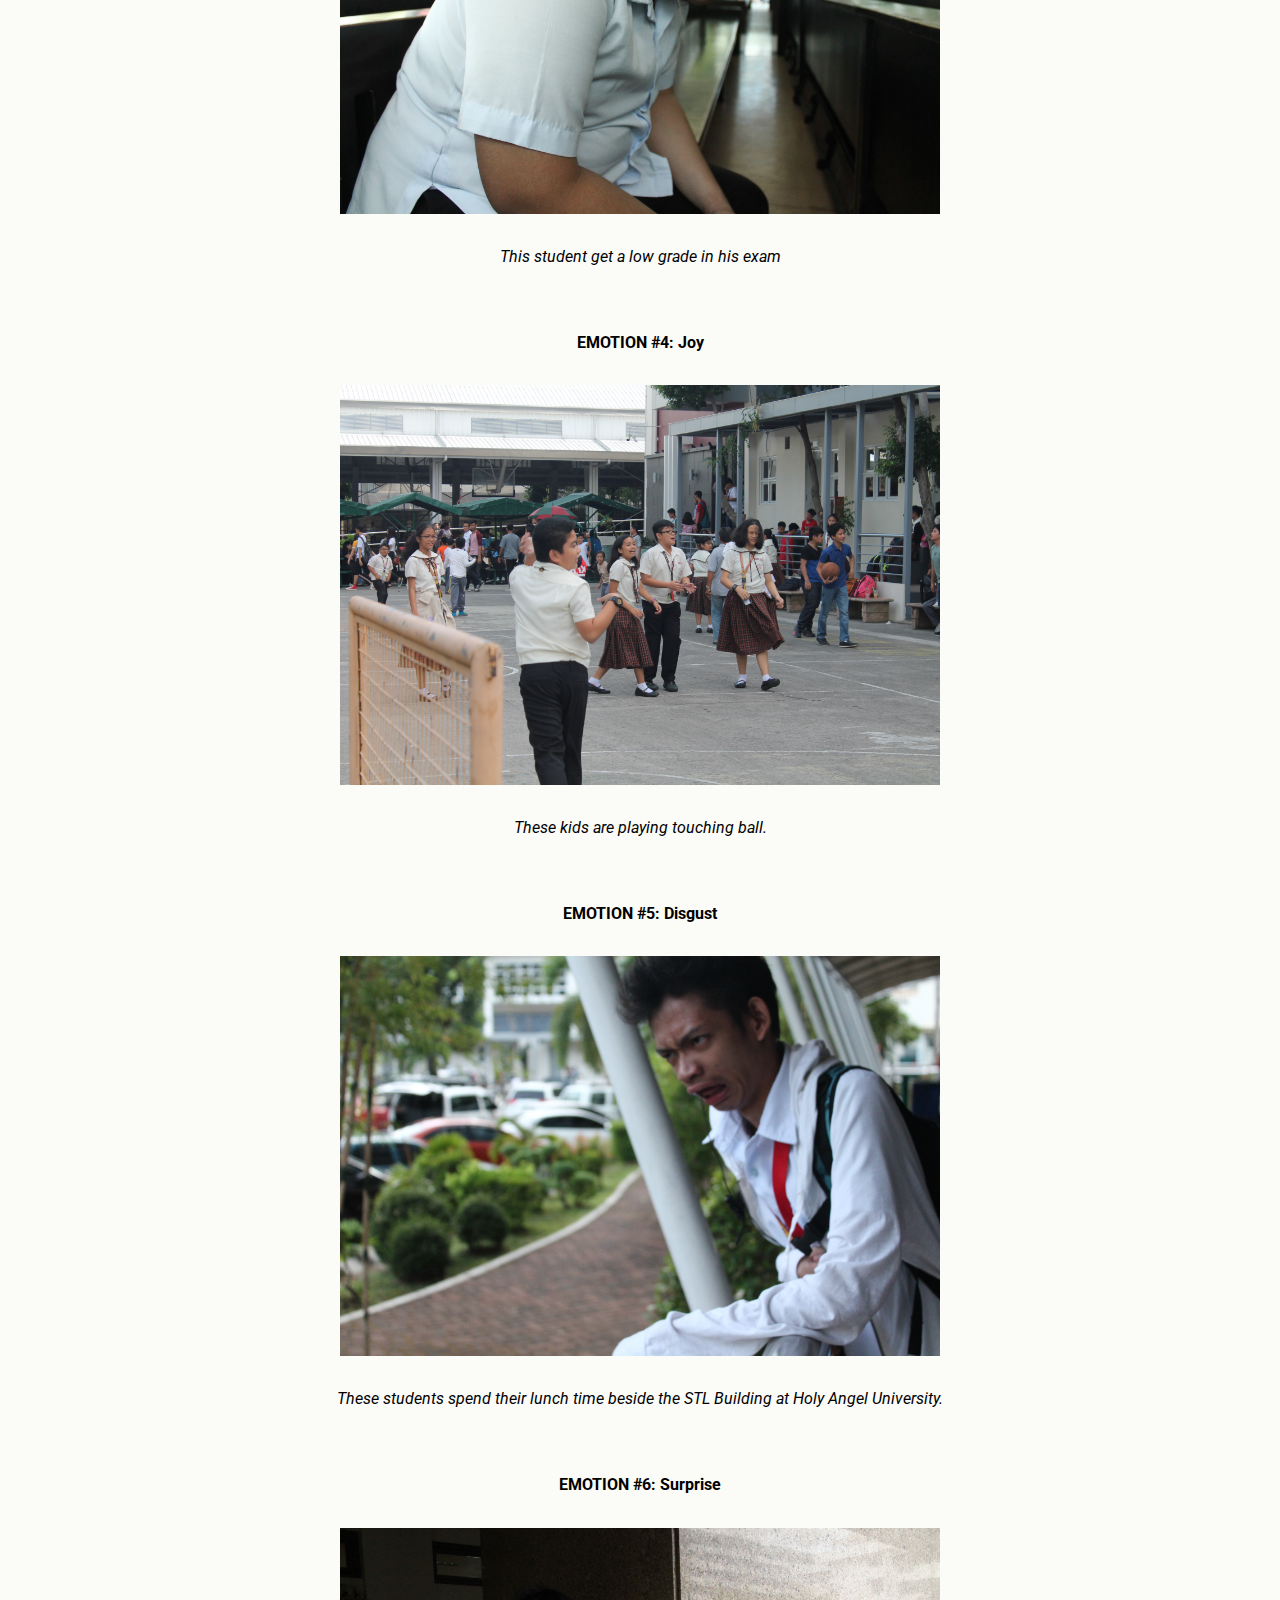
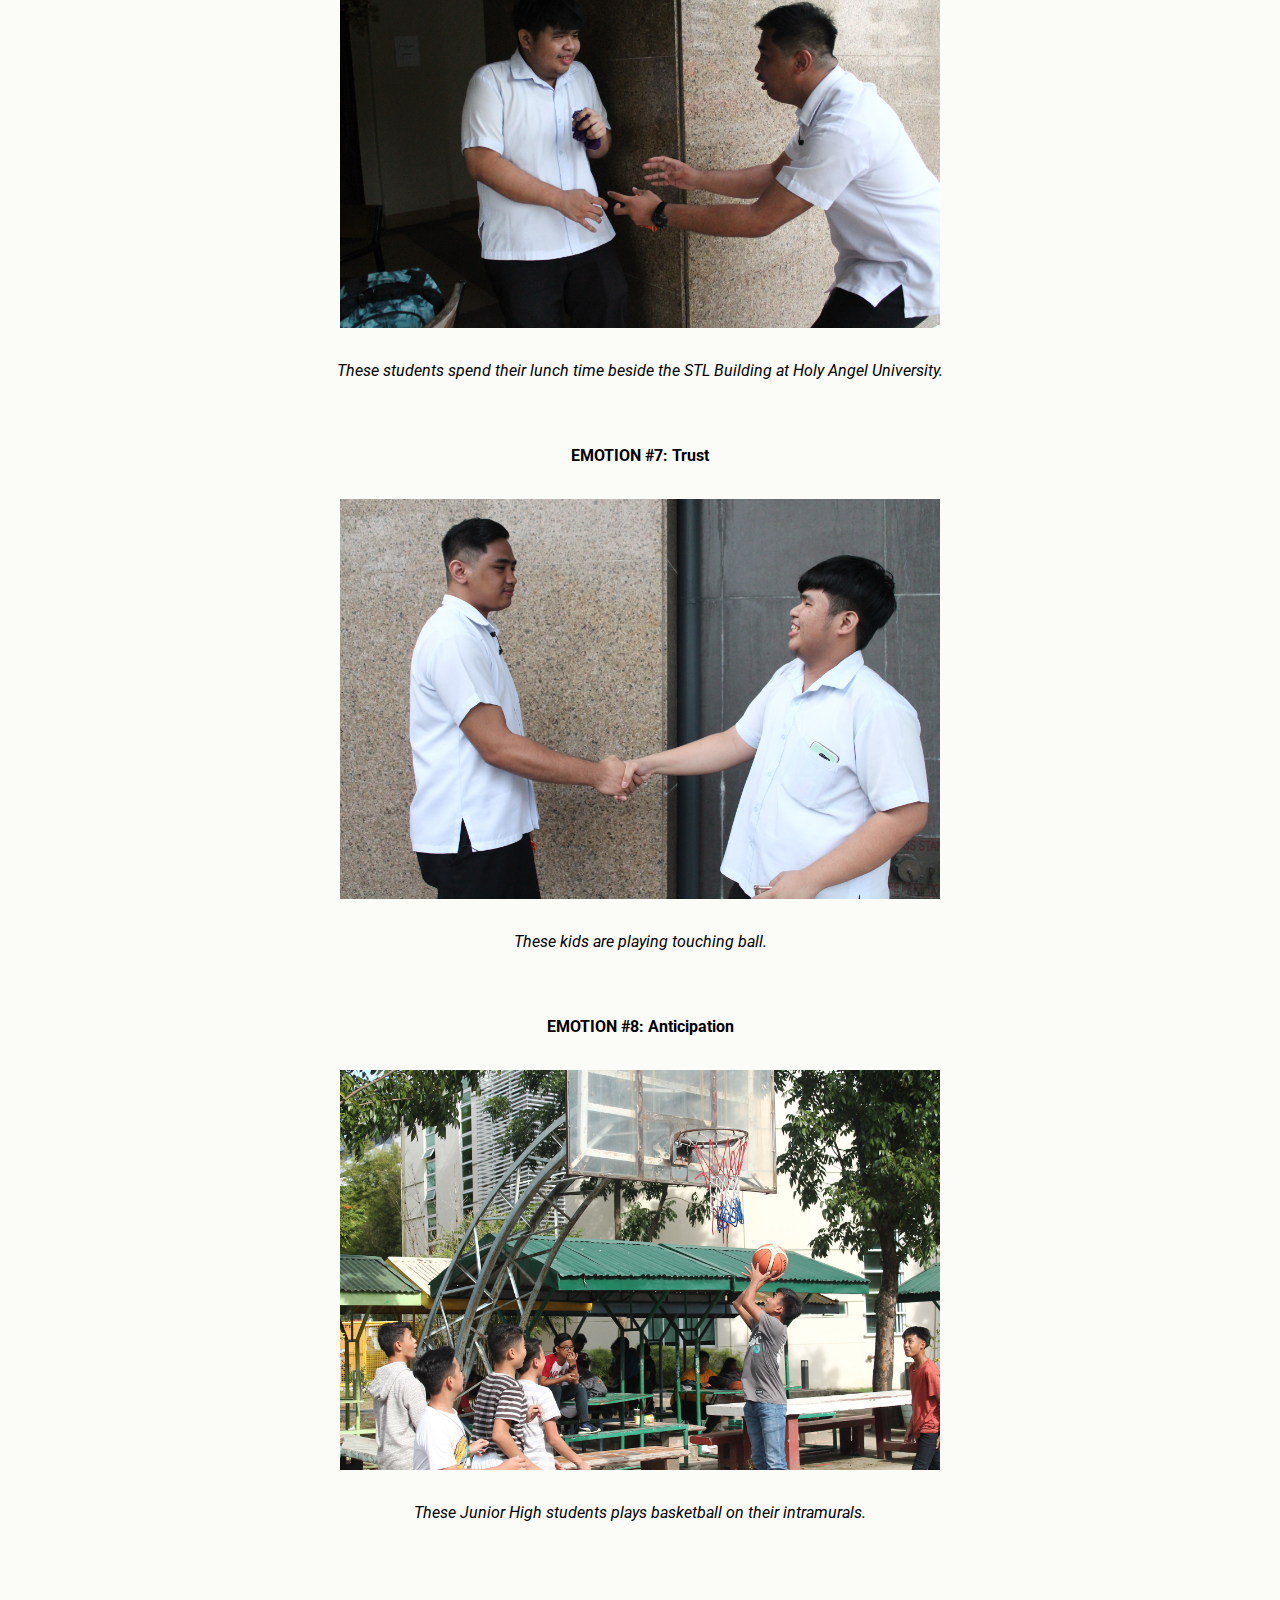
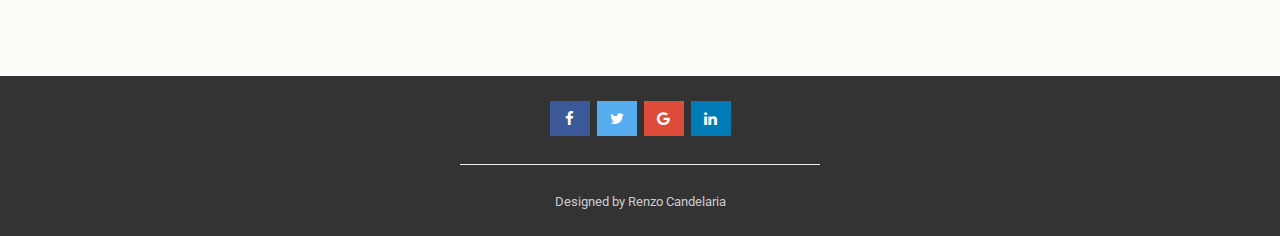
<file: act3.html>
<!DOCTYPE html>
<html>
  <head>
    <meta charset="utf-8">
    <meta http-equiv="X-UA-Compatible" content="IE=edge">
    <title>Portfolio</title>
    <meta name="description" content="">
    <meta name="viewport" content="width=device-width, initial-scale=1">
    <meta name="robots" content="all,follow">
    <!-- Bootstrap CSS-->
    <link rel="stylesheet" href="css/bootstrap.min.css">
    <!-- Font Awesome & Pixeden Icon Stroke icon font-->
    <link rel="stylesheet" href="css/font-awesome.min.css">
    <link rel="stylesheet" href="css/pe-icon-7-stroke.css">
    <!-- Google fonts - Roboto Condensed & Roboto-->
    <link rel="stylesheet" href="https://fonts.googleapis.com/css?family=Roboto+Condensed:700|Roboto:300,400">
    <!-- lightbox-->
    <link rel="stylesheet" href="css/lightbox.min.css">
    <!-- theme stylesheet-->
    <link rel="stylesheet" href="css/style.sea.css" id="theme-stylesheet">
    <!-- Custom stylesheet - for your changes-->
    <link rel="stylesheet" href="css/custom.css">
    <!-- Favicon-->
    <link rel="shortcut icon" href="img/me.png">
    <!-- Tweaks for older IEs--><!--[if lt IE 9]>
        <script src="https://oss.maxcdn.com/html5shiv/3.7.2/html5shiv.min.js"></script>
        <script src="https://oss.maxcdn.com/respond/1.4.2/respond.min.js"></script><![endif]-->
  </head>
  <body>
    <!-- navbar-->
    <header class="header">
      <div role="navigation" class="navbar navbar-default" style="background-image: url(img/blog3.jpg); background-repeat: no-repeat; background-size: cover;">
        <div class="container">
          <div class="navbar-header"><a href="index.html" class="navbar-brand"></a>
            <div class="navbar-buttons">
              <button type="button" data-toggle="collapse" data-target=".navbar-collapse" class="navbar-toggle navbar-btn">Menu<i class="fa fa-align-justify"></i></button>
            </div>
          </div>
          <div id="navigation" class="collapse navbar-collapse navbar-right" >
            <ul class="nav navbar-nav">
              <li><a href="index.html">Home</a></li>
              <li><a href="gallery.html">Gallery</a></li>
              <li class="dropdown active"><a href="#" data-toggle="dropdown" class="dropdown-toggle">Activity<b class="caret"></b></a>
                <ul class="dropdown-menu">
                  <li><a href="act1.html">Activity 1</a></li>
                  <li><a href="act2.html">Activity 2</a></li>
                  <li class="active"><a href="act3.html">Activity 3</a></li>
                  <li><a href="act4.html">Activity 4</a></li>
                  <li><a href="act5.html">Activity 5</a></li>
                  <li><a href="act6.html">Activity 6</a></li>
                  <li><a href="midtermexam.html">Midterm Exam</a></li>
                  <li><a href="act8.html">Activity 8</a></li>
                  <li><a href="act9.html">Activity 9</a></li>
                  <li><a href="act10.html">Activity 10</a></li>
                </ul>
              </li>
              <li><a href="contact.html">Contact</a></li>
            </ul>
          </div>
        </div>
      </div>
    </header>

    <section class="blog-post" style="background-color: #fbfbf8;">
      <div class="container">
        <div class="row">
          <div class="col-lg-12">
            <div class="post-content margin-bottom--big">
              <h3 style="text-align: center;">Photojournalism based on Human Emotion</h3>
              <strong style="text-align: center;"><p> EMOTION #1: Fear </p></strong>
              <p><img src="img/3_1.jpg" width="600px;" alt="Example blog post alt" class="img-responsive"></p>
              <p style="text-align: center;"> <i>These students play touching ball and the two boys avoid the ball.  </i> </p>
            </div>

             <div class="post-content margin-bottom--big">
              <strong style="text-align: center;"><p> EMOTION #2: Anger </p></strong>
              <p><img src="img/3_2.jpg" width="600px;" alt="Example blog post alt" class="img-responsive"></p>
              <p style="text-align: center;"> <i> This student saw his opponent with his friend. </i>   </p>
            </div>

            <div class="post-content margin-bottom--big">
              <strong style="text-align: center;"><p> EMOTION #3: Sadness </p></strong>
              <p><img src="img/3.jpg" width="600px;" alt="Example blog post alt" class="img-responsive"></p>
              <p style="text-align: center;"> <i> This student get a low grade in his exam </i>  </p>
            </div>

            <div class="post-content margin-bottom--big">
              <strong style="text-align: center;"><p> EMOTION #4: Joy </p></strong>
              <p><img src="img/3_4.jpg" width="600px;" alt="Example blog post alt" class="img-responsive"></p>
              <p style="text-align: center;"> <i> These kids are playing touching ball. </i>  </p>
            </div>

            <div class="post-content margin-bottom--big">
              <strong style="text-align: center;"><p> EMOTION #5: Disgust </p></strong>
              <p><img src="img/3_5.jpg" width="600px;" alt="Example blog post alt" class="img-responsive"></p>
              <p style="text-align: center;"> <i>These students spend their lunch time beside the STL Building at Holy Angel University.  </i>  </p>
            </div>

            <div class="post-content margin-bottom--big">
              <strong style="text-align: center;"><p> EMOTION #6: Surprise </p></strong>
              <p><img src="img/3_6.jpg" width="600px;" alt="Example blog post alt" class="img-responsive"></p>
              <p style="text-align: center;"> <i> These students spend their lunch time beside the STL Building at Holy Angel University. </i>   </p>
            </div>

            <div class="post-content margin-bottom--big">
              <strong style="text-align: center;"><p> EMOTION #7: Trust  </p></strong>
              <p><img src="img/3_7.jpg" width="600px;" alt="Example blog post alt" class="img-responsive"></p>
              <p style="text-align: center;"> <i> These kids are playing touching ball. </i>  </p>
            </div>

            <div class="post-content margin-bottom--big">
              <strong style="text-align: center;"><p> EMOTION #8: Anticipation </p></strong>
              <p><img src="img/3_8.jpg" width="600px;" alt="Example blog post alt" class="img-responsive"></p>
              <p style="text-align: center;"> <i> These Junior High students plays basketball on their intramurals. </i>  </p>
            </div>


          </div>
        </div>

      </div>
    </section>
  
    <footer class="footer">
      <div class="footer__copyright">
        <div class="container">
          <div class="row">
            <div class="col-md-4">  
            </div>
            <div class="col-md-4" style="text-align: center;">
              <a href="https://www.facebook.com/shtzuu" target="_blank" class="fa fa-facebook"></a>
              <a href="https://www.twitter.com/shtzuu#" target="_blank" class="fa fa-twitter"></a>
              <a href="#" class="fa fa-google"></a>  
              <a href="https://www.linkedin.com/in/renzocandelaria/" target="_blank" class="fa fa-linkedin"></a>
              <hr>
              Designed by Renzo Candelaria
            </div>
            <div class="col-md-4">
            </div>
          </div>
        </div>
      </div>
    </footer>
    <!-- Javascript files-->
    <script src="https://ajax.googleapis.com/ajax/libs/jquery/1.11.0/jquery.min.js"></script>
    <script src="js/bootstrap.min.js"></script>
    <script src="js/jquery.cookie.js"> </script>
    <script src="js/lightbox.min.js"></script>
    <script src="js/front.js"></script><!-- substitute:livereload -->
    <!-- Google Analytics: change UA-XXXXX-X to be your site's ID.-->
    <!---->
    <script>
      (function(b,o,i,l,e,r){b.GoogleAnalyticsObject=l;b[l]||(b[l]=
      function(){(b[l].q=b[l].q||[]).push(arguments)});b[l].l=+new Date;
      e=o.createElement(i);r=o.getElementsByTagName(i)[0];
      e.src='//www.google-analytics.com/analytics.js';
      r.parentNode.insertBefore(e,r)}(window,document,'script','ga'));
      ga('create','UA-XXXXX-X');ga('send','pageview');
    </script>
  </body>
</html>
</file>
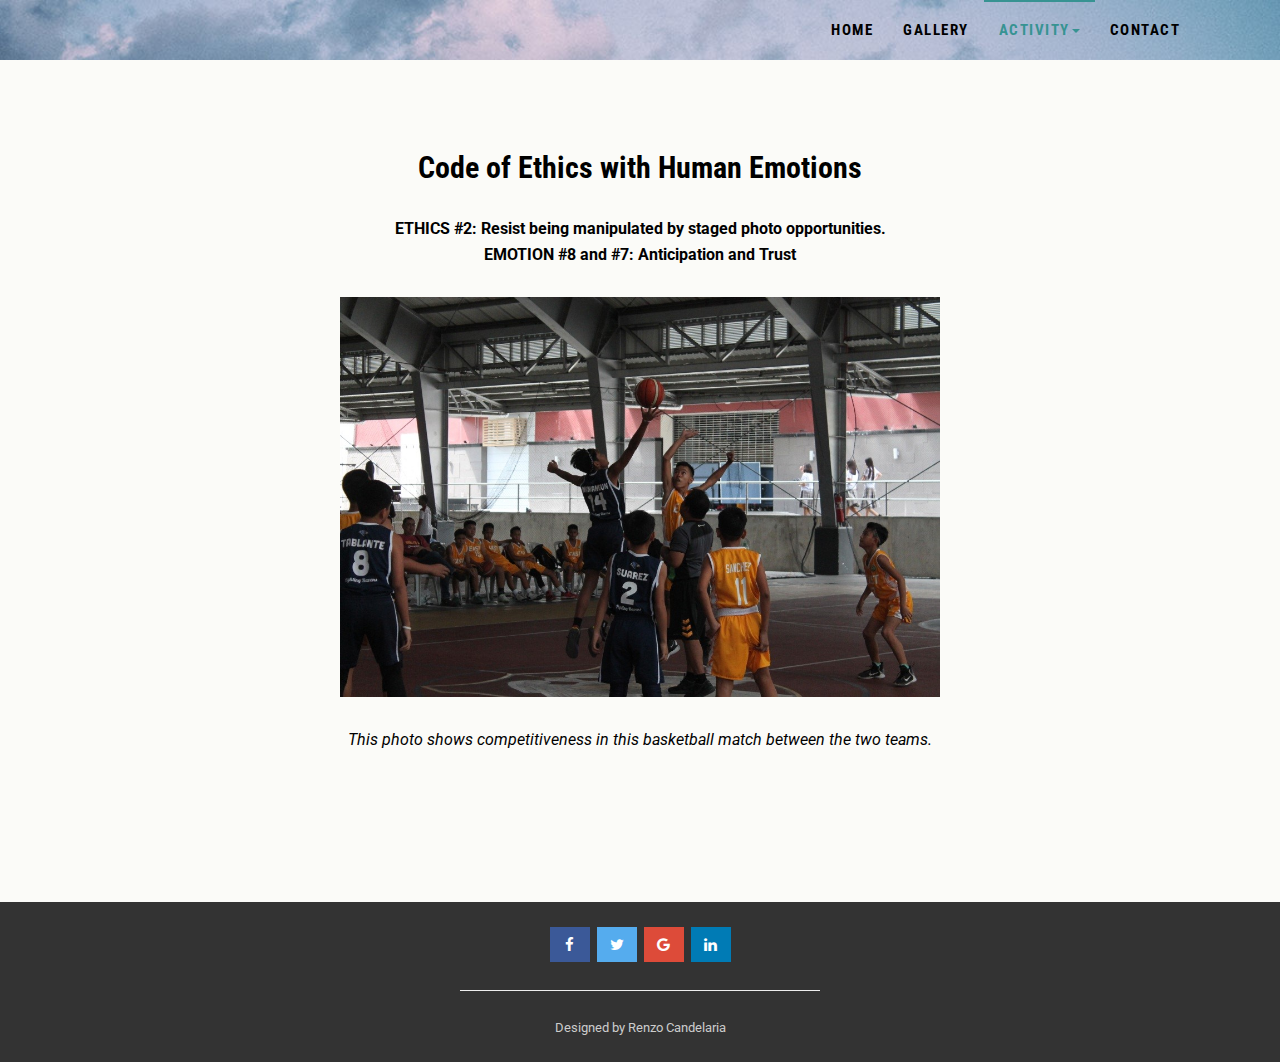
<file: act4.html>
<!DOCTYPE html>
<html>
  <head>
    <meta charset="utf-8">
    <meta http-equiv="X-UA-Compatible" content="IE=edge">
    <title>Portfolio</title>
    <meta name="description" content="">
    <meta name="viewport" content="width=device-width, initial-scale=1">
    <meta name="robots" content="all,follow">
    <!-- Bootstrap CSS-->
    <link rel="stylesheet" href="css/bootstrap.min.css">
    <!-- Font Awesome & Pixeden Icon Stroke icon font-->
    <link rel="stylesheet" href="css/font-awesome.min.css">
    <link rel="stylesheet" href="css/pe-icon-7-stroke.css">
    <!-- Google fonts - Roboto Condensed & Roboto-->
    <link rel="stylesheet" href="https://fonts.googleapis.com/css?family=Roboto+Condensed:700|Roboto:300,400">
    <!-- lightbox-->
    <link rel="stylesheet" href="css/lightbox.min.css">
    <!-- theme stylesheet-->
    <link rel="stylesheet" href="css/style.sea.css" id="theme-stylesheet">
    <!-- Custom stylesheet - for your changes-->
    <link rel="stylesheet" href="css/custom.css">
    <!-- Favicon-->
    <link rel="shortcut icon" href="img/me.png">
    <!-- Tweaks for older IEs--><!--[if lt IE 9]>
        <script src="https://oss.maxcdn.com/html5shiv/3.7.2/html5shiv.min.js"></script>
        <script src="https://oss.maxcdn.com/respond/1.4.2/respond.min.js"></script><![endif]-->
  </head>
  <body>
    <!-- navbar-->
    <header class="header">
      <div role="navigation" class="navbar navbar-default" style="background-image: url(img/blog3.jpg); background-repeat: no-repeat; background-size: cover;">
        <div class="container">
          <div class="navbar-header"><a href="index.html" class="navbar-brand"></a>
            <div class="navbar-buttons">
              <button type="button" data-toggle="collapse" data-target=".navbar-collapse" class="navbar-toggle navbar-btn">Menu<i class="fa fa-align-justify"></i></button>
            </div>
          </div>
          <div id="navigation" class="collapse navbar-collapse navbar-right" >
            <ul class="nav navbar-nav">
              <li><a href="index.html">Home</a></li>
              <li><a href="gallery.html">Gallery</a></li>
              <li class="dropdown active"><a href="#" data-toggle="dropdown" class="dropdown-toggle">Activity<b class="caret"></b></a>
                <ul class="dropdown-menu">
                  <li><a href="act1.html">Activity 1</a></li>
                  <li><a href="act2.html">Activity 2</a></li>
                  <li><a href="act3.html">Activity 3</a></li>
                  <li class="active"><a href="act4.html">Activity 4</a></li>
                  <li><a href="act5.html">Activity 5</a></li>
                  <li><a href="act6.html">Activity 6</a></li>
                  <li><a href="midtermexam.html">Midterm Exam</a></li>
                  <li><a href="act8.html">Activity 8</a></li>
                  <li><a href="act9.html">Activity 9</a></li>
                  <li><a href="act10.html">Activity 10</a></li>
                </ul>
              </li>
              <li><a href="contact.html">Contact</a></li>
            </ul>
          </div>
        </div>
      </div>
    </header>

    <section class="blog-post" style="background-color: #fbfbf8;">
      <div class="container">
        <div class="row">
          <div class="col-lg-12">
            <div class="post-content margin-bottom--big">
              <h3 style="text-align: center;">Code of Ethics with Human Emotions</h3>
              <strong style="text-align: center;"> <p> ETHICS #2: Resist being manipulated by staged photo opportunities. <br>
              EMOTION #8 and #7: Anticipation and Trust </p></strong>
              <p><img src="img/4.jpg" width="600px;" alt="Example blog post alt" class="img-responsive"></p>
              <p style="text-align: center;"> <i> This photo shows competitiveness in this basketball match between the two teams. </i> </p>
            </div>
          </div>
        </div>

      </div>
    </section>
  
    <footer class="footer">
      <div class="footer__copyright">
        <div class="container">
          <div class="row">
            <div class="col-md-4">  
            </div>
            <div class="col-md-4" style="text-align: center;">
              <a href="https://www.facebook.com/shtzuu" target="_blank" class="fa fa-facebook"></a>
              <a href="https://www.twitter.com/shtzuu#" target="_blank" class="fa fa-twitter"></a>
              <a href="#" class="fa fa-google"></a>  
              <a href="https://www.linkedin.com/in/renzocandelaria/" target="_blank" class="fa fa-linkedin"></a>
              <hr>
              Designed by Renzo Candelaria
            </div>
            <div class="col-md-4">
            </div>
          </div>
        </div>
      </div>
    </footer>
    <!-- Javascript files-->
    <script src="https://ajax.googleapis.com/ajax/libs/jquery/1.11.0/jquery.min.js"></script>
    <script src="js/bootstrap.min.js"></script>
    <script src="js/jquery.cookie.js"> </script>
    <script src="js/lightbox.min.js"></script>
    <script src="js/front.js"></script><!-- substitute:livereload -->
    <!-- Google Analytics: change UA-XXXXX-X to be your site's ID.-->
    <!---->
    <script>
      (function(b,o,i,l,e,r){b.GoogleAnalyticsObject=l;b[l]||(b[l]=
      function(){(b[l].q=b[l].q||[]).push(arguments)});b[l].l=+new Date;
      e=o.createElement(i);r=o.getElementsByTagName(i)[0];
      e.src='//www.google-analytics.com/analytics.js';
      r.parentNode.insertBefore(e,r)}(window,document,'script','ga'));
      ga('create','UA-XXXXX-X');ga('send','pageview');
    </script>
  </body>
</html>
</file>
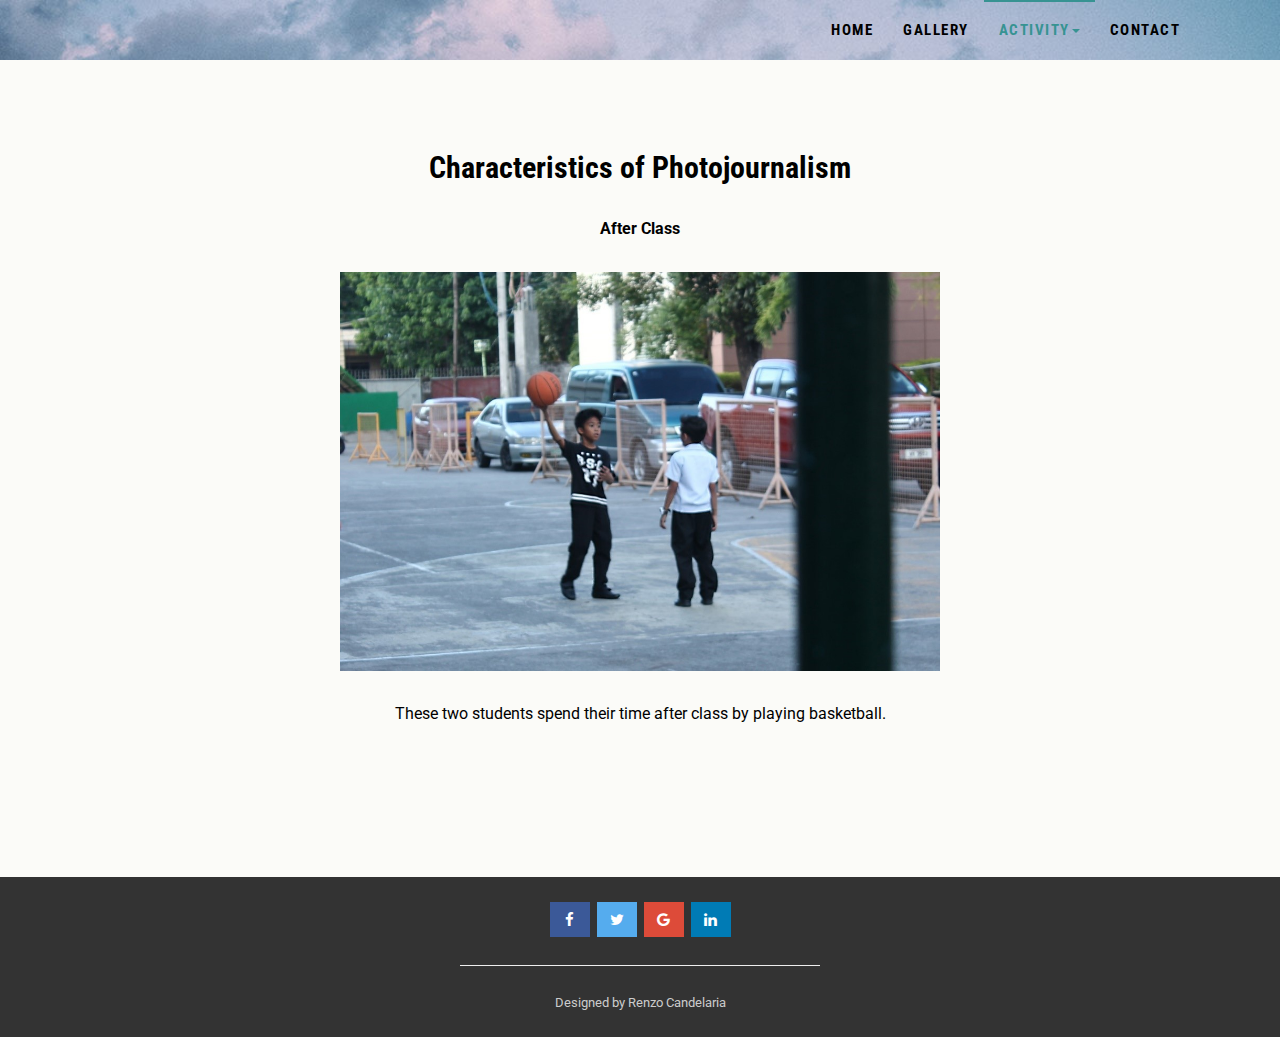
<file: act5.html>
<!DOCTYPE html>
<html>
  <head>
    <meta charset="utf-8">
    <meta http-equiv="X-UA-Compatible" content="IE=edge">
    <title>Portfolio</title>
    <meta name="description" content="">
    <meta name="viewport" content="width=device-width, initial-scale=1">
    <meta name="robots" content="all,follow">
    <!-- Bootstrap CSS-->
    <link rel="stylesheet" href="css/bootstrap.min.css">
    <!-- Font Awesome & Pixeden Icon Stroke icon font-->
    <link rel="stylesheet" href="css/font-awesome.min.css">
    <link rel="stylesheet" href="css/pe-icon-7-stroke.css">
    <!-- Google fonts - Roboto Condensed & Roboto-->
    <link rel="stylesheet" href="https://fonts.googleapis.com/css?family=Roboto+Condensed:700|Roboto:300,400">
    <!-- lightbox-->
    <link rel="stylesheet" href="css/lightbox.min.css">
    <!-- theme stylesheet-->
    <link rel="stylesheet" href="css/style.sea.css" id="theme-stylesheet">
    <!-- Custom stylesheet - for your changes-->
    <link rel="stylesheet" href="css/custom.css">
    <!-- Favicon-->
    <link rel="shortcut icon" href="img/me.png">
    <!-- Tweaks for older IEs--><!--[if lt IE 9]>
        <script src="https://oss.maxcdn.com/html5shiv/3.7.2/html5shiv.min.js"></script>
        <script src="https://oss.maxcdn.com/respond/1.4.2/respond.min.js"></script><![endif]-->
  </head>
  <body>
    <!-- navbar-->
    <header class="header">
      <div role="navigation" class="navbar navbar-default" style="background-image: url(img/blog3.jpg); background-repeat: no-repeat; background-size: cover;">
        <div class="container">
          <div class="navbar-header"><a href="index.html" class="navbar-brand"></a>
            <div class="navbar-buttons">
              <button type="button" data-toggle="collapse" data-target=".navbar-collapse" class="navbar-toggle navbar-btn">Menu<i class="fa fa-align-justify"></i></button>
            </div>
          </div>
          <div id="navigation" class="collapse navbar-collapse navbar-right" >
            <ul class="nav navbar-nav">
              <li><a href="index.html">Home</a></li>
              <li><a href="gallery.html">Gallery</a></li>
              <li class="dropdown active"><a href="#" data-toggle="dropdown" class="dropdown-toggle">Activity<b class="caret"></b></a>
                <ul class="dropdown-menu">
                  <li><a href="act1.html">Activity 1</a></li>
                  <li><a href="act2.html">Activity 2</a></li>
                  <li><a href="act3.html">Activity 3</a></li>
                  <li><a href="act4.html">Activity 4</a></li>
                  <li class="active"><a href="act5.html">Activity 5</a></li>
                  <li><a href="act6.html">Activity 6</a></li>
                  <li><a href="midtermexam.html">Midterm Exam</a></li>
                  <li><a href="act8.html">Activity 8</a></li>
                  <li><a href="act9.html">Activity 9</a></li>
                  <li><a href="act10.html">Activity 10</a></li>
                </ul>
              </li>
              <li><a href="contact.html">Contact</a></li>
            </ul>
          </div>
        </div>
      </div>
    </header>

    <section class="blog-post" style="background-color: #fbfbf8;">
      <div class="container">
        <div class="row">
          <div class="col-lg-12">
            <div class="post-content margin-bottom--big">

              <h3 style="text-align: center;">Characteristics of Photojournalism</h3>
              <strong style="text-align: center;"><p> After Class</p></strong>
              <p><img src="img/5a.jpg" width="600px" alt="Example blog post alt" class="img-responsive"></p>
              <p style="text-align: center;">These two students spend their time after class by playing basketball.</p>
            </div>
            <!-- /.post-content-->
          </div>
        </div>

      </div>
    </section>
  
    <footer class="footer">
      <div class="footer__copyright">
        <div class="container">
          <div class="row">
            <div class="col-md-4">  
            </div>
            <div class="col-md-4" style="text-align: center;">
              <a href="https://www.facebook.com/shtzuu" target="_blank" class="fa fa-facebook"></a>
              <a href="https://www.twitter.com/shtzuu#" target="_blank" class="fa fa-twitter"></a>
              <a href="#" class="fa fa-google"></a>  
              <a href="https://www.linkedin.com/in/renzocandelaria/" target="_blank" class="fa fa-linkedin"></a>
              <hr>
              Designed by Renzo Candelaria
            </div>
            <div class="col-md-4">
            </div>
          </div>
        </div>
      </div>
    </footer>
    <!-- Javascript files-->
    <script src="https://ajax.googleapis.com/ajax/libs/jquery/1.11.0/jquery.min.js"></script>
    <script src="js/bootstrap.min.js"></script>
    <script src="js/jquery.cookie.js"> </script>
    <script src="js/lightbox.min.js"></script>
    <script src="js/front.js"></script><!-- substitute:livereload -->
    <!-- Google Analytics: change UA-XXXXX-X to be your site's ID.-->
    <!---->
    <script>
      (function(b,o,i,l,e,r){b.GoogleAnalyticsObject=l;b[l]||(b[l]=
      function(){(b[l].q=b[l].q||[]).push(arguments)});b[l].l=+new Date;
      e=o.createElement(i);r=o.getElementsByTagName(i)[0];
      e.src='//www.google-analytics.com/analytics.js';
      r.parentNode.insertBefore(e,r)}(window,document,'script','ga'));
      ga('create','UA-XXXXX-X');ga('send','pageview');
    </script>
  </body>
</html>
</file>
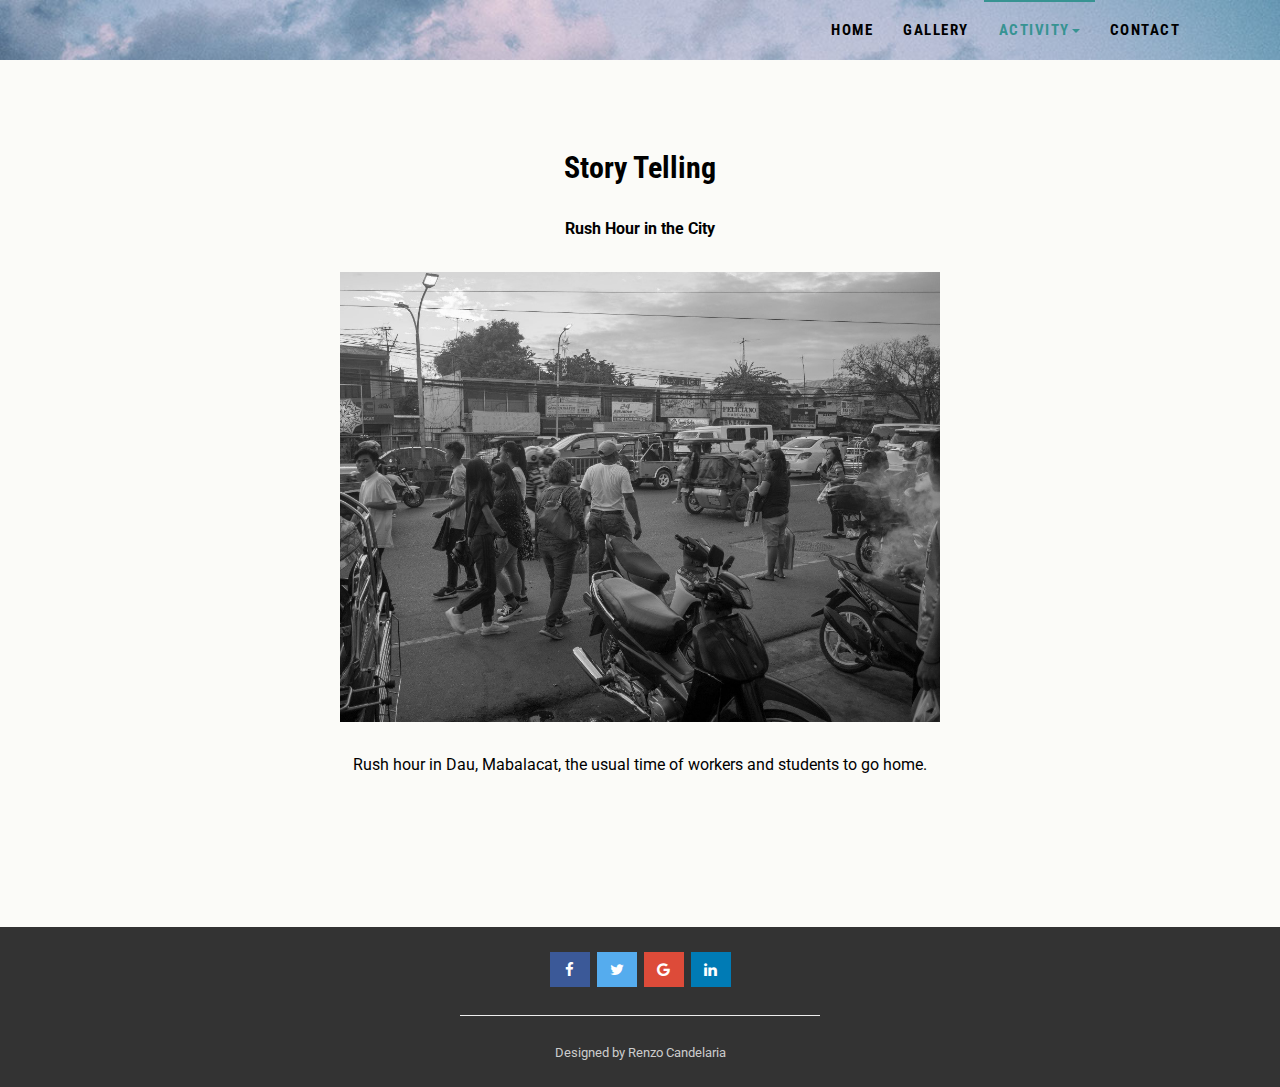
<file: act6.html>
<!DOCTYPE html>
<html>
  <head>
    <meta charset="utf-8">
    <meta http-equiv="X-UA-Compatible" content="IE=edge">
    <title>Portfolio</title>
    <meta name="description" content="">
    <meta name="viewport" content="width=device-width, initial-scale=1">
    <meta name="robots" content="all,follow">
    <!-- Bootstrap CSS-->
    <link rel="stylesheet" href="css/bootstrap.min.css">
    <!-- Font Awesome & Pixeden Icon Stroke icon font-->
    <link rel="stylesheet" href="css/font-awesome.min.css">
    <link rel="stylesheet" href="css/pe-icon-7-stroke.css">
    <!-- Google fonts - Roboto Condensed & Roboto-->
    <link rel="stylesheet" href="https://fonts.googleapis.com/css?family=Roboto+Condensed:700|Roboto:300,400">
    <!-- lightbox-->
    <link rel="stylesheet" href="css/lightbox.min.css">
    <!-- theme stylesheet-->
    <link rel="stylesheet" href="css/style.sea.css" id="theme-stylesheet">
    <!-- Custom stylesheet - for your changes-->
    <link rel="stylesheet" href="css/custom.css">
    <!-- Favicon-->
    <link rel="shortcut icon" href="img/me.png">
    <!-- Tweaks for older IEs--><!--[if lt IE 9]>
        <script src="https://oss.maxcdn.com/html5shiv/3.7.2/html5shiv.min.js"></script>
        <script src="https://oss.maxcdn.com/respond/1.4.2/respond.min.js"></script><![endif]-->
  </head>
  <body>
    <!-- navbar-->
    <header class="header">
      <div role="navigation" class="navbar navbar-default" style="background-image: url(img/blog3.jpg); background-repeat: no-repeat; background-size: cover;">
        <div class="container">
          <div class="navbar-header"><a href="index.html" class="navbar-brand"></a>
            <div class="navbar-buttons">
              <button type="button" data-toggle="collapse" data-target=".navbar-collapse" class="navbar-toggle navbar-btn">Menu<i class="fa fa-align-justify"></i></button>
            </div>
          </div>
          <div id="navigation" class="collapse navbar-collapse navbar-right" >
            <ul class="nav navbar-nav">
              <li><a href="index.html">Home</a></li>
              <li><a href="gallery.html">Gallery</a></li>
              <li class="dropdown active"><a href="#" data-toggle="dropdown" class="dropdown-toggle">Activity<b class="caret"></b></a>
                <ul class="dropdown-menu">
                  <li><a href="act1.html">Activity 1</a></li>
                  <li><a href="act2.html">Activity 2</a></li>
                  <li><a href="act3.html">Activity 3</a></li>
                  <li><a href="act4.html">Activity 4</a></li>
                  <li><a href="act5.html">Activity 5</a></li>
                  <li class="active"><a href="act6.html">Activity 6</a></li>
                  <li><a href="midtermexam.html">Midterm Exam</a></li>
                  <li><a href="act8.html">Activity 8</a></li>
                  <li><a href="act9.html">Activity 9</a></li>
                  <li><a href="act10.html">Activity 10</a></li>
                </ul>
              </li>
              <li><a href="contact.html">Contact</a></li>
            </ul>
          </div>
        </div>
      </div>
    </header>

    <section class="blog-post" style="background-color: #fbfbf8;">
      <div class="container">
        <div class="row">
          <div class="col-lg-12">
            <div class="post-content margin-bottom--big">

              <h3 style="text-align: center;">Story Telling</h3>
              <strong style="text-align: center;"><p> Rush Hour in the City </p></strong>
              <p><img src="img/5.jpg" width="600px" alt="Example blog post alt" class="img-responsive"></p>
              <p style="text-align: center;">Rush hour in Dau, Mabalacat, the usual time of workers and students to go home.</p>
            </div>
            <!-- /.post-content-->
          </div>
        </div>

      </div>
    </section>
  
    <footer class="footer">
      <div class="footer__copyright">
        <div class="container">
          <div class="row">
            <div class="col-md-4">  
            </div>
            <div class="col-md-4" style="text-align: center;">
              <a href="https://www.facebook.com/shtzuu" target="_blank" class="fa fa-facebook"></a>
              <a href="https://www.twitter.com/shtzuu#" target="_blank" class="fa fa-twitter"></a>
              <a href="#" class="fa fa-google"></a>  
              <a href="https://www.linkedin.com/in/renzocandelaria/" target="_blank" class="fa fa-linkedin"></a>
              <hr>
              Designed by Renzo Candelaria
            </div>
            <div class="col-md-4">
            </div>
          </div>
        </div>
      </div>
    </footer>
    <!-- Javascript files-->
    <script src="https://ajax.googleapis.com/ajax/libs/jquery/1.11.0/jquery.min.js"></script>
    <script src="js/bootstrap.min.js"></script>
    <script src="js/jquery.cookie.js"> </script>
    <script src="js/lightbox.min.js"></script>
    <script src="js/front.js"></script><!-- substitute:livereload -->
    <!-- Google Analytics: change UA-XXXXX-X to be your site's ID.-->
    <!---->
    <script>
      (function(b,o,i,l,e,r){b.GoogleAnalyticsObject=l;b[l]||(b[l]=
      function(){(b[l].q=b[l].q||[]).push(arguments)});b[l].l=+new Date;
      e=o.createElement(i);r=o.getElementsByTagName(i)[0];
      e.src='//www.google-analytics.com/analytics.js';
      r.parentNode.insertBefore(e,r)}(window,document,'script','ga'));
      ga('create','UA-XXXXX-X');ga('send','pageview');
    </script>
  </body>
</html>
</file>
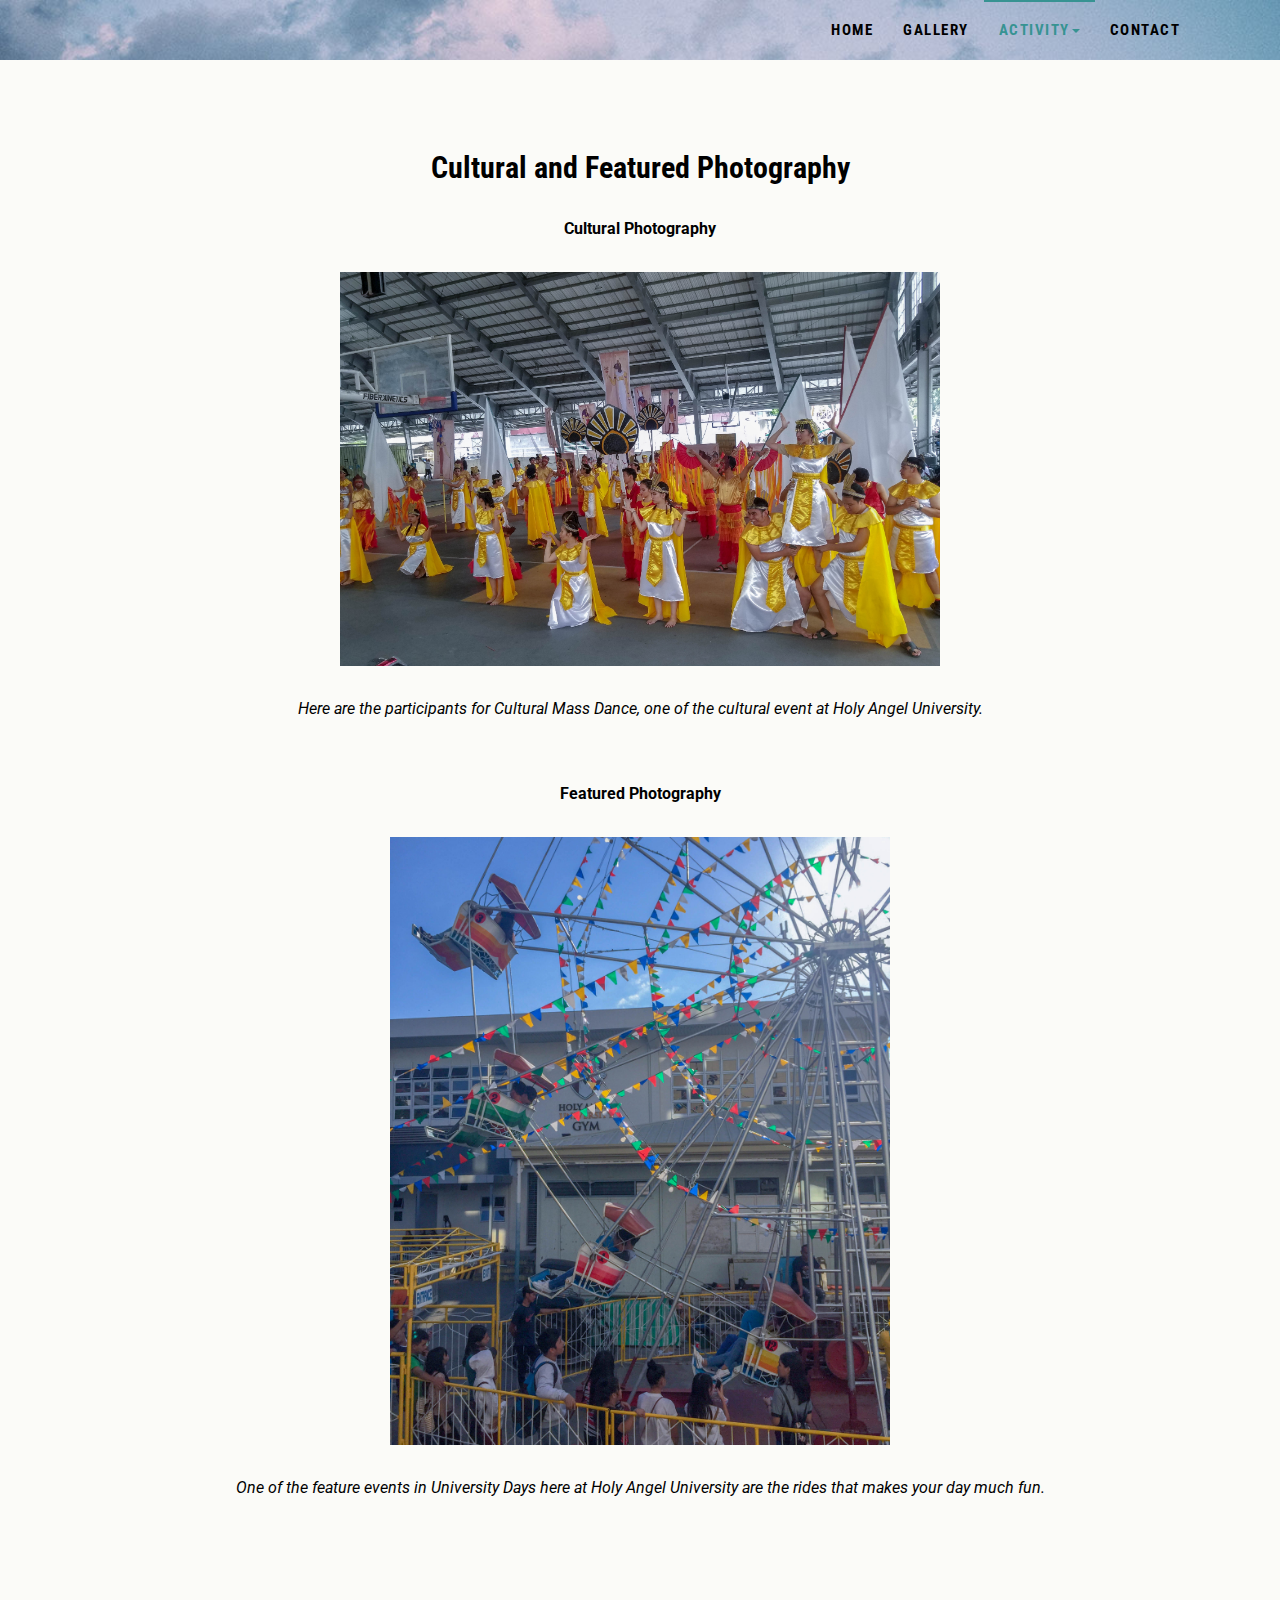
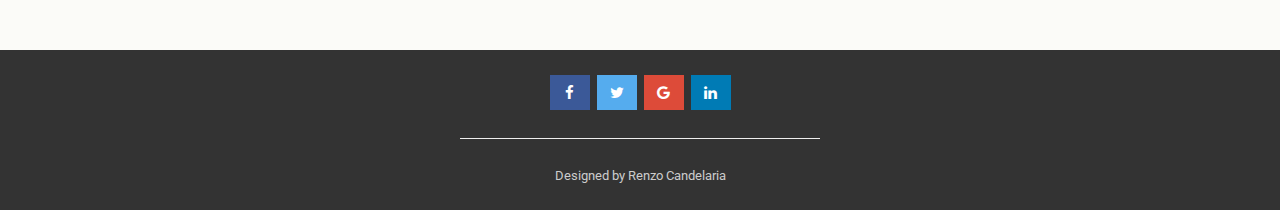
<file: act8.html>
<!DOCTYPE html>
<html>
  <head>
    <meta charset="utf-8">
    <meta http-equiv="X-UA-Compatible" content="IE=edge">
    <title>Portfolio</title>
    <meta name="description" content="">
    <meta name="viewport" content="width=device-width, initial-scale=1">
    <meta name="robots" content="all,follow">
    <!-- Bootstrap CSS-->
    <link rel="stylesheet" href="css/bootstrap.min.css">
    <!-- Font Awesome & Pixeden Icon Stroke icon font-->
    <link rel="stylesheet" href="css/font-awesome.min.css">
    <link rel="stylesheet" href="css/pe-icon-7-stroke.css">
    <!-- Google fonts - Roboto Condensed & Roboto-->
    <link rel="stylesheet" href="https://fonts.googleapis.com/css?family=Roboto+Condensed:700|Roboto:300,400">
    <!-- lightbox-->
    <link rel="stylesheet" href="css/lightbox.min.css">
    <!-- theme stylesheet-->
    <link rel="stylesheet" href="css/style.sea.css" id="theme-stylesheet">
    <!-- Custom stylesheet - for your changes-->
    <link rel="stylesheet" href="css/custom.css">
    <!-- Favicon-->
    <link rel="shortcut icon" href="img/me.png">
    <!-- Tweaks for older IEs--><!--[if lt IE 9]>
        <script src="https://oss.maxcdn.com/html5shiv/3.7.2/html5shiv.min.js"></script>
        <script src="https://oss.maxcdn.com/respond/1.4.2/respond.min.js"></script><![endif]-->
  </head>
  <body>
    <!-- navbar-->
    <header class="header">
      <div role="navigation" class="navbar navbar-default" style="background-image: url(img/blog3.jpg); background-repeat: no-repeat; background-size: cover;">
        <div class="container">
          <div class="navbar-header"><a href="index.html" class="navbar-brand"></a>
            <div class="navbar-buttons">
              <button type="button" data-toggle="collapse" data-target=".navbar-collapse" class="navbar-toggle navbar-btn">Menu<i class="fa fa-align-justify"></i></button>
            </div>
          </div>
          <div id="navigation" class="collapse navbar-collapse navbar-right" >
            <ul class="nav navbar-nav">
              <li><a href="index.html">Home</a></li>
              <li><a href="gallery.html">Gallery</a></li>
              <li class="dropdown active"><a href="#" data-toggle="dropdown" class="dropdown-toggle">Activity<b class="caret"></b></a>
                <ul class="dropdown-menu">
                  <li><a href="act1.html">Activity 1</a></li>
                  <li><a href="act2.html">Activity 2</a></li>
                  <li><a href="act3.html">Activity 3</a></li>
                  <li><a href="act4.html">Activity 4</a></li>
                  <li><a href="act5.html">Activity 5</a></li>
                  <li><a href="act6.html">Activity 6</a></li>
                  <li><a href="midtermexam.html">Midterm Exam</a></li>
                  <li class="active"><a href="act8.html">Activity 8</a></li>
                  <li><a href="act9.html">Activity 9</a></li>
                  <li><a href="act10.html">Activity 10</a></li>
                </ul>
              </li>
              <li><a href="contact.html">Contact</a></li>
            </ul>
          </div>
        </div>
      </div>
    </header>

    <section class="blog-post" style="background-color: #fbfbf8;">
      <div class="container">
        <div class="row">
          <div class="col-lg-12">
            <div class="post-content margin-bottom--big">
              <h3 style="text-align: center;">Cultural and Featured Photography</h3>
              <strong style="text-align: center;"><p> Cultural Photography </p></strong>
              <p><img src="img/8_1.jpg" width="600px;" alt="Example blog post alt" class="img-responsive"></p>
              <p style="text-align: center;"> <i> Here are the participants for Cultural Mass Dance, one of the cultural event at Holy Angel University. </i> </p>
            </div>

             <div class="post-content margin-bottom--big">
              <strong style="text-align: center;"><p> Featured Photography </p></strong>
              <p><img src="img/8_2.jpg" width="500px;" alt="Example blog post alt" class="img-responsive"></p>
              <p style="text-align: center;"> <i> One of the feature events in University Days here at Holy Angel University are the rides that makes your day much fun. </i>   </p>
            </div>

            

          </div>
        </div>

      </div>
    </section>
  
    <footer class="footer">
      <div class="footer__copyright">
        <div class="container">
          <div class="row">
            <div class="col-md-4">  
            </div>
            <div class="col-md-4" style="text-align: center;">
              <a href="https://www.facebook.com/shtzuu" target="_blank" class="fa fa-facebook"></a>
              <a href="https://www.twitter.com/shtzuu#" target="_blank" class="fa fa-twitter"></a>
              <a href="#" class="fa fa-google"></a>  
              <a href="https://www.linkedin.com/in/renzocandelaria/" target="_blank" class="fa fa-linkedin"></a>
              <hr>
              Designed by Renzo Candelaria
            </div>
            <div class="col-md-4">
            </div>
          </div>
        </div>
      </div>
    </footer>
    <!-- Javascript files-->
    <script src="https://ajax.googleapis.com/ajax/libs/jquery/1.11.0/jquery.min.js"></script>
    <script src="js/bootstrap.min.js"></script>
    <script src="js/jquery.cookie.js"> </script>
    <script src="js/lightbox.min.js"></script>
    <script src="js/front.js"></script><!-- substitute:livereload -->
    <!-- Google Analytics: change UA-XXXXX-X to be your site's ID.-->
    <!---->
    <script>
      (function(b,o,i,l,e,r){b.GoogleAnalyticsObject=l;b[l]||(b[l]=
      function(){(b[l].q=b[l].q||[]).push(arguments)});b[l].l=+new Date;
      e=o.createElement(i);r=o.getElementsByTagName(i)[0];
      e.src='//www.google-analytics.com/analytics.js';
      r.parentNode.insertBefore(e,r)}(window,document,'script','ga'));
      ga('create','UA-XXXXX-X');ga('send','pageview');
    </script>
  </body>
</html>
</file>
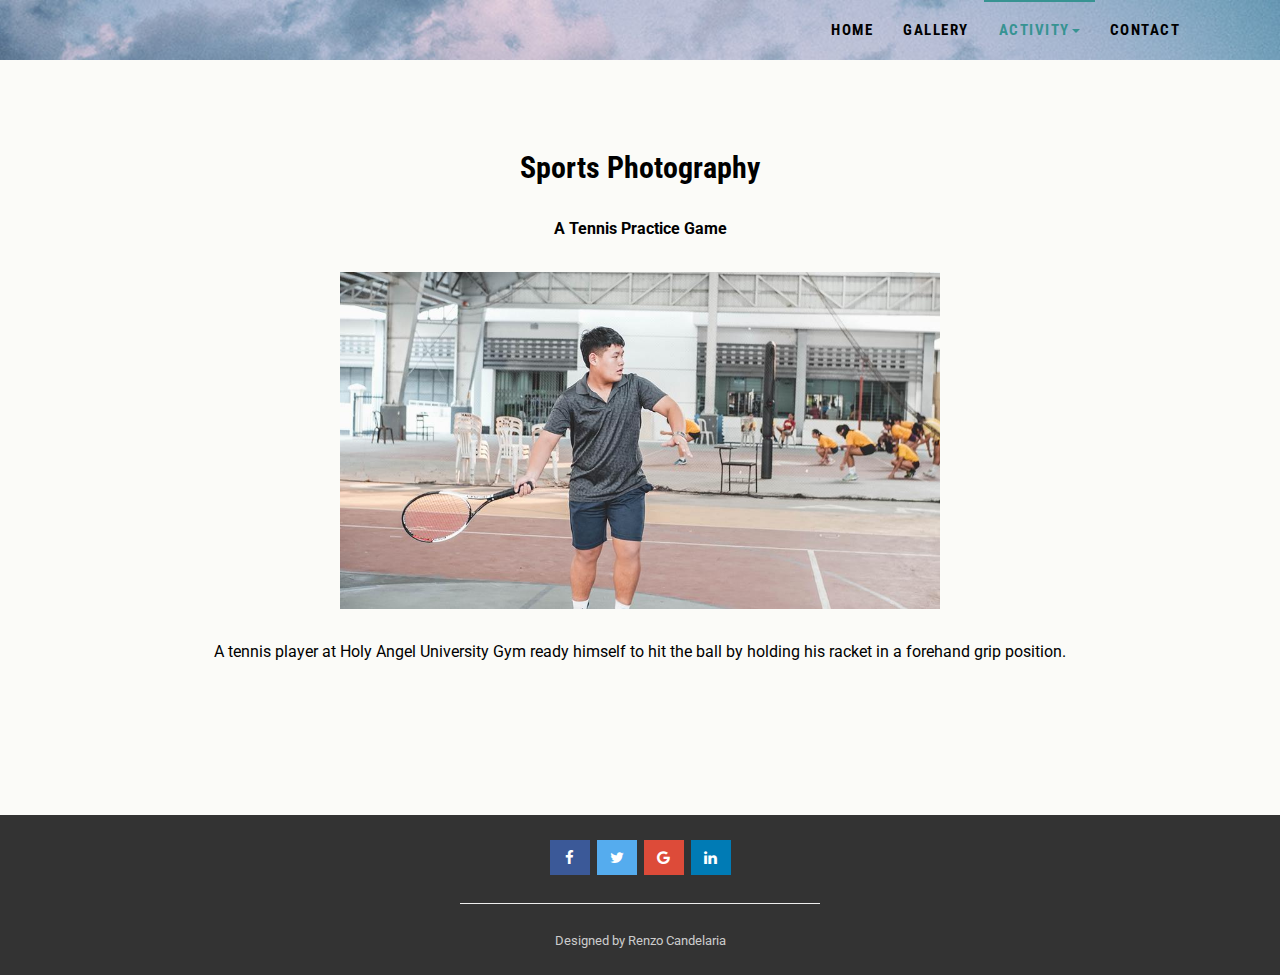
<file: act9.html>
<!DOCTYPE html>
<html>
  <head>
    <meta charset="utf-8">
    <meta http-equiv="X-UA-Compatible" content="IE=edge">
    <title>Portfolio</title>
    <meta name="description" content="">
    <meta name="viewport" content="width=device-width, initial-scale=1">
    <meta name="robots" content="all,follow">
    <!-- Bootstrap CSS-->
    <link rel="stylesheet" href="css/bootstrap.min.css">
    <!-- Font Awesome & Pixeden Icon Stroke icon font-->
    <link rel="stylesheet" href="css/font-awesome.min.css">
    <link rel="stylesheet" href="css/pe-icon-7-stroke.css">
    <!-- Google fonts - Roboto Condensed & Roboto-->
    <link rel="stylesheet" href="https://fonts.googleapis.com/css?family=Roboto+Condensed:700|Roboto:300,400">
    <!-- lightbox-->
    <link rel="stylesheet" href="css/lightbox.min.css">
    <!-- theme stylesheet-->
    <link rel="stylesheet" href="css/style.sea.css" id="theme-stylesheet">
    <!-- Custom stylesheet - for your changes-->
    <link rel="stylesheet" href="css/custom.css">
    <!-- Favicon-->
    <link rel="shortcut icon" href="img/me.png">
    <!-- Tweaks for older IEs--><!--[if lt IE 9]>
        <script src="https://oss.maxcdn.com/html5shiv/3.7.2/html5shiv.min.js"></script>
        <script src="https://oss.maxcdn.com/respond/1.4.2/respond.min.js"></script><![endif]-->
  </head>
  <body>
    <!-- navbar-->
    <header class="header">
      <div role="navigation" class="navbar navbar-default" style="background-image: url(img/blog3.jpg); background-repeat: no-repeat; background-size: cover;">
        <div class="container">
          <div class="navbar-header"><a href="index.html" class="navbar-brand"></a>
            <div class="navbar-buttons">
              <button type="button" data-toggle="collapse" data-target=".navbar-collapse" class="navbar-toggle navbar-btn">Menu<i class="fa fa-align-justify"></i></button>
            </div>
          </div>
          <div id="navigation" class="collapse navbar-collapse navbar-right" >
            <ul class="nav navbar-nav">
              <li><a href="index.html">Home</a></li>
              <li><a href="gallery.html">Gallery</a></li>
              <li class="dropdown active"><a href="#" data-toggle="dropdown" class="dropdown-toggle">Activity<b class="caret"></b></a>
                <ul class="dropdown-menu">
                  <li><a href="act1.html">Activity 1</a></li>
                  <li><a href="act2.html">Activity 2</a></li>
                  <li><a href="act3.html">Activity 3</a></li>
                  <li><a href="act4.html">Activity 4</a></li>
                  <li><a href="act5.html">Activity 5</a></li>
                  <li><a href="act6.html">Activity 6</a></li>
                  <li><a href="midtermexam.html">Midterm Exam</a></li>
                  <li><a href="act8.html">Activity 8</a></li>
                  <li class="active"><a href="act9.html">Activity 9</a></li>
                  <li><a href="act10.html">Activity 10</a></li>
                </ul>
              </li>
              <li><a href="contact.html">Contact</a></li>
            </ul>
          </div>
        </div>
      </div>
    </header>

    <section class="blog-post" style="background-color: #fbfbf8;">
      <div class="container">
        <div class="row">
          <div class="col-lg-12">
            <div class="post-content margin-bottom--big">

              <h3 style="text-align: center;">Sports Photography</h3>
              <strong style="text-align: center;"><p> A Tennis Practice Game </p></strong>
              <p><img src="img/9.jpg" width="600px" alt="Example blog post alt" class="img-responsive"></p>
              <p style="text-align: center;">A tennis player at Holy Angel University Gym ready himself to hit the ball by holding his racket in a forehand grip position.</p>
            </div>
            <!-- /.post-content-->
          </div>
        </div>

      </div>
    </section>
  
    <footer class="footer">
      <div class="footer__copyright">
        <div class="container">
          <div class="row">
            <div class="col-md-4">  
            </div>
            <div class="col-md-4" style="text-align: center;">
              <a href="https://www.facebook.com/shtzuu" target="_blank" class="fa fa-facebook"></a>
              <a href="https://www.twitter.com/shtzuu#" target="_blank" class="fa fa-twitter"></a>
              <a href="#" class="fa fa-google"></a>  
              <a href="https://www.linkedin.com/in/renzocandelaria/" target="_blank" class="fa fa-linkedin"></a>
              <hr>
              Designed by Renzo Candelaria
            </div>
            <div class="col-md-4">
            </div>
          </div>
        </div>
      </div>
    </footer>
    <!-- Javascript files-->
    <script src="https://ajax.googleapis.com/ajax/libs/jquery/1.11.0/jquery.min.js"></script>
    <script src="js/bootstrap.min.js"></script>
    <script src="js/jquery.cookie.js"> </script>
    <script src="js/lightbox.min.js"></script>
    <script src="js/front.js"></script><!-- substitute:livereload -->
    <!-- Google Analytics: change UA-XXXXX-X to be your site's ID.-->
    <!---->
    <script>
      (function(b,o,i,l,e,r){b.GoogleAnalyticsObject=l;b[l]||(b[l]=
      function(){(b[l].q=b[l].q||[]).push(arguments)});b[l].l=+new Date;
      e=o.createElement(i);r=o.getElementsByTagName(i)[0];
      e.src='//www.google-analytics.com/analytics.js';
      r.parentNode.insertBefore(e,r)}(window,document,'script','ga'));
      ga('create','UA-XXXXX-X');ga('send','pageview');
    </script>
  </body>
</html>
</file>
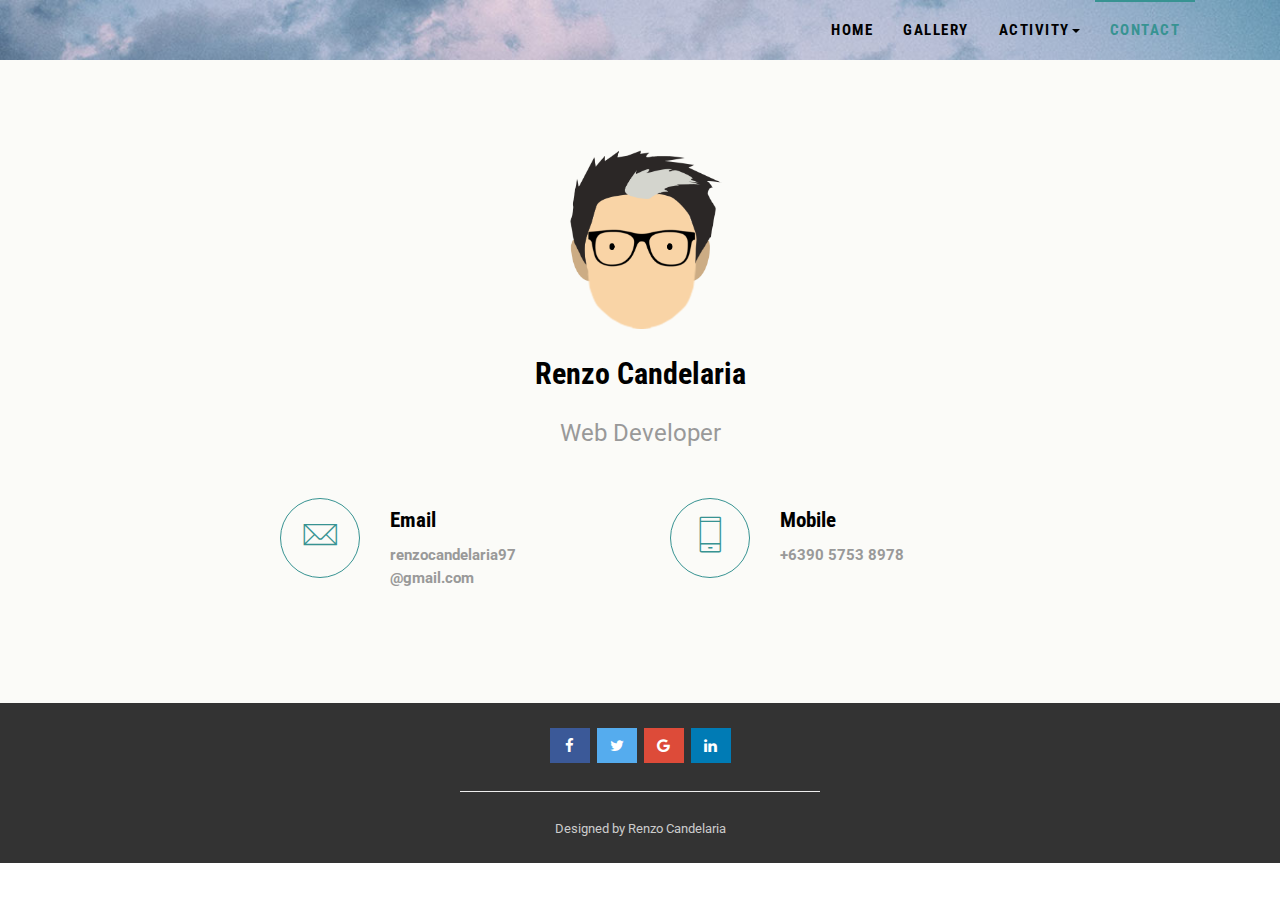
<file: contact.html>
<!DOCTYPE html>
<html>
  <head>
    <meta charset="utf-8">
    <meta http-equiv="X-UA-Compatible" content="IE=edge">
    <title>Portfolio</title>
    <meta name="description" content="">
    <meta name="viewport" content="width=device-width, initial-scale=1">
    <meta name="robots" content="all,follow">
    <!-- Bootstrap CSS-->
    <link rel="stylesheet" href="css/bootstrap.min.css">
    <!-- Font Awesome & Pixeden Icon Stroke icon font-->
    <link rel="stylesheet" href="css/font-awesome.min.css">
    <link rel="stylesheet" href="css/pe-icon-7-stroke.css">
    <!-- Google fonts - Roboto Condensed & Roboto-->
    <link rel="stylesheet" href="https://fonts.googleapis.com/css?family=Roboto+Condensed:700|Roboto:300,400">
    <!-- lightbox-->
    <link rel="stylesheet" href="css/lightbox.min.css">
    <!-- theme stylesheet-->
    <link rel="stylesheet" href="css/style.sea.css" id="theme-stylesheet">
    <!-- Custom stylesheet - for your changes-->
    <link rel="stylesheet" href="css/custom.css">
    <!-- Favicon-->
    <link rel="shortcut icon" href="img/me.png">
    <!-- Tweaks for older IEs--><!--[if lt IE 9]>
        <script src="https://oss.maxcdn.com/html5shiv/3.7.2/html5shiv.min.js"></script>
        <script src="https://oss.maxcdn.com/respond/1.4.2/respond.min.js"></script><![endif]-->
  </head>
  <body>
    <!-- navbar-->
    <header class="header">
      <div role="navigation" class="navbar navbar-default" style="background-image: url(img/blog3.jpg); background-repeat: no-repeat; background-size: cover;">
        <div class="container">
          <div class="navbar-header"><a href="index.html" class="navbar-brand"></a>
            <div class="navbar-buttons">
              <button type="button" data-toggle="collapse" data-target=".navbar-collapse" class="navbar-toggle navbar-btn">Menu<i class="fa fa-align-justify"></i></button>
            </div>
          </div>
          <div id="navigation" class="collapse navbar-collapse navbar-right" >
            <ul class="nav navbar-nav">
              <li><a href="index.html">Home</a></li>
              <li><a href="gallery.html">Gallery</a></li>
              <li class="dropdown"><a href="#" data-toggle="dropdown" class="dropdown-toggle">Activity<b class="caret"></b></a>
                <ul class="dropdown-menu">
                  <li><a href="act1.html">Activity 1</a></li>
                  <li><a href="act2.html">Activity 2</a></li>
                  <li><a href="act3.html">Activity 3</a></li>
                  <li><a href="act4.html">Activity 4</a></li>
                  <li><a href="act5.html">Activity 5</a></li>
                  <li><a href="act6.html">Activity 6</a></li>
                  <li><a href="midtermexam.html">Midterm Exam</a></li>
                  <li><a href="act8.html">Activity 8</a></li>
                  <li><a href="act9.html">Activity 9</a></li>
                  <li><a href="act10.html">Activity 10</a></li>
                </ul>
              </li>
              <li class="active"><a href="contact.html">Contact</a></li>
            </ul>
          </div>
        </div>
      </div>
    </header>
    
    <section style="background-color: #fbfbf8;">  
      <div id="contact" class="container">
        <div class="row">
          <div class="col-md-4">
            <div class="box-simple">
              
            </div>
          </div>
          <div class="col-md-4">
            <div class="box-simple">

              <img src="img/me.png" width="200px;" style="display: block; margin-left: auto; margin-right: auto; width: 50%;"> <br>
              <h3 style="text-align: center;">Renzo Candelaria</h3>
              <p style="text-align: center; font-size: 24px;">Web Developer</p>

            </div>
          </div>
          <div class="col-md-4">
            <div class="box-simple">
            
            </div>
          </div>
        </div>  

        <div id="contact" class="container">
        <div class="row">
          <div class="col-md-2">
            <div class="box-simple">
              
            </div>
          </div>
          <div class="col-md-4">
            <div class="box-simple">
              <div class="icon"><i class="pe-7s-mail"></i></div>
              <div class="content">
                <h4>Email</h4>
                <p><strong>renzocandelaria97 <br>@gmail.com</strong></p>
              </div>
            </div>
          </div>
          <div class="col-md-4">
            <div class="box-simple">
              <div class="icon"><i class="pe-7s-phone"></i></div>
              <div class="content">
                <h4>Mobile</h4>
                <p><strong>+6390 5753 8978</strong></p>
              </div>
            </div>
          </div>
          <div class="col-md-2">
            <div class="box-simple">
              
            </div>
          </div>
        </div>
      </div>

    </section>

    

    <footer class="footer">
      <div class="footer__copyright">
        <div class="container">
          <div class="row">
            <div class="col-md-4">  
            </div>
            <div class="col-md-4" style="text-align: center;">
              <a href="https://www.facebook.com/shtzuu" target="_blank" class="fa fa-facebook"></a>
              <a href="https://www.twitter.com/shtzuu#" target="_blank" class="fa fa-twitter"></a>
              <a href="#" class="fa fa-google"></a>  
              <a href="https://www.linkedin.com/in/renzocandelaria/" target="_blank" class="fa fa-linkedin"></a>
              <hr>
              Designed by Renzo Candelaria
            </div>
            <div class="col-md-4">
            </div>
          </div>
        </div>
      </div>
    </footer>
    <!-- Javascript files-->
    <script src="https://ajax.googleapis.com/ajax/libs/jquery/1.11.0/jquery.min.js"></script>
    <script src="js/bootstrap.min.js"></script>
    <script src="js/jquery.cookie.js"> </script>
    <script src="js/lightbox.min.js"></script>
    <script src="js/front.js"></script><!-- substitute:livereload -->
    <!-- Google Analytics: change UA-XXXXX-X to be your site's ID.-->
    <!---->
    <script>
      (function(b,o,i,l,e,r){b.GoogleAnalyticsObject=l;b[l]||(b[l]=
      function(){(b[l].q=b[l].q||[]).push(arguments)});b[l].l=+new Date;
      e=o.createElement(i);r=o.getElementsByTagName(i)[0];
      e.src='//www.google-analytics.com/analytics.js';
      r.parentNode.insertBefore(e,r)}(window,document,'script','ga'));
      ga('create','UA-XXXXX-X');ga('send','pageview');
    </script>
  </body>
</html>
</file>
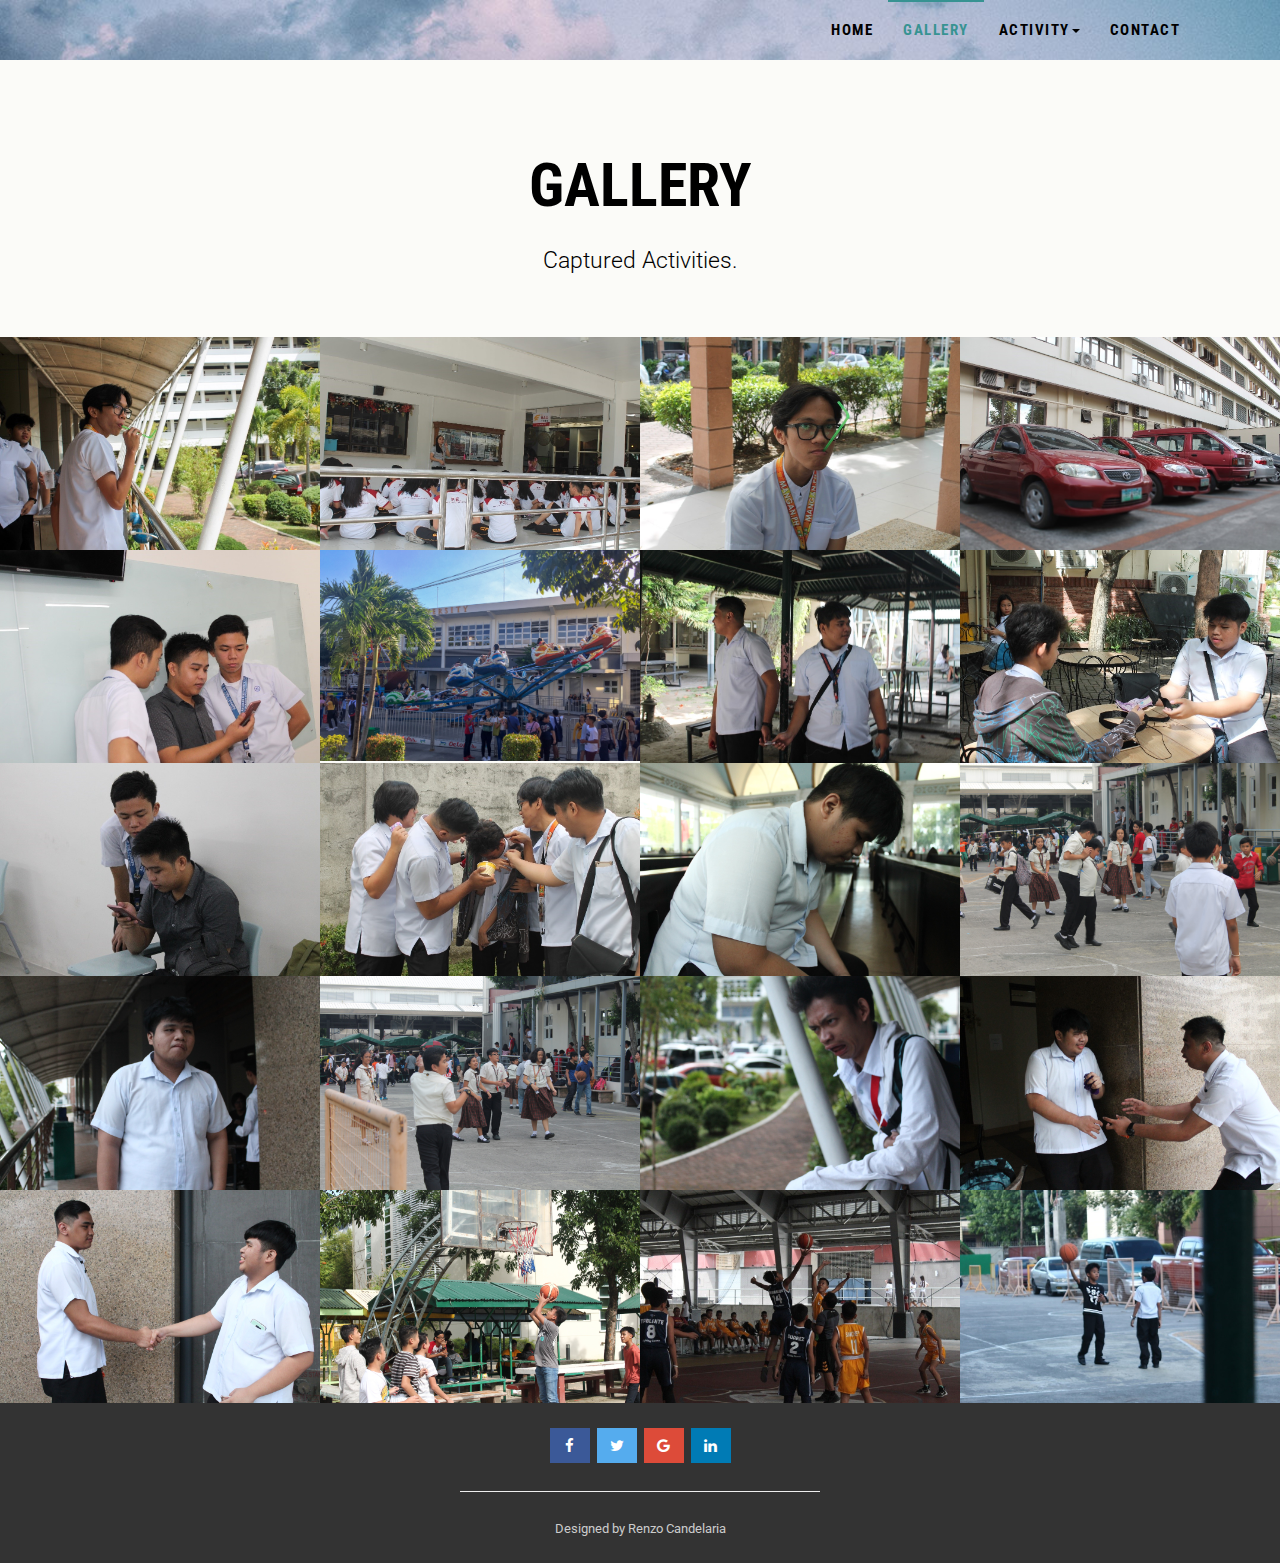
<file: gallery.html>
<!DOCTYPE html>
<html>
  <head>
    <meta charset="utf-8">
    <meta http-equiv="X-UA-Compatible" content="IE=edge">
    <title>Portfolio</title>
    <meta name="description" content="">
    <meta name="viewport" content="width=device-width, initial-scale=1">
    <meta name="robots" content="all,follow">
    <!-- Bootstrap CSS-->
    <link rel="stylesheet" href="css/bootstrap.min.css">
    <!-- Font Awesome & Pixeden Icon Stroke icon font-->
    <link rel="stylesheet" href="css/font-awesome.min.css">
    <link rel="stylesheet" href="css/pe-icon-7-stroke.css">
    <!-- Google fonts - Roboto Condensed & Roboto-->
    <link rel="stylesheet" href="https://fonts.googleapis.com/css?family=Roboto+Condensed:700|Roboto:300,400">
    <!-- lightbox-->
    <link rel="stylesheet" href="css/lightbox.min.css">
    <!-- theme stylesheet-->
    <link rel="stylesheet" href="css/style.sea.css" id="theme-stylesheet">
    <!-- Custom stylesheet - for your changes-->
    <link rel="stylesheet" href="css/custom.css">
    <!-- Favicon-->
    <link rel="shortcut icon" href="img/me.png">
    <!-- Tweaks for older IEs--><!--[if lt IE 9]>
        <script src="https://oss.maxcdn.com/html5shiv/3.7.2/html5shiv.min.js"></script>
        <script src="https://oss.maxcdn.com/respond/1.4.2/respond.min.js"></script><![endif]-->
  </head>
  <body>
    <!-- navbar-->
    <header class="header">
      <div role="navigation" class="navbar navbar-default" style="background-image: url(img/blog3.jpg); background-repeat: no-repeat; background-size: cover;">
        <div class="container">
          <div class="navbar-header"><a href="index.html" class="navbar-brand"></a>
            <div class="navbar-buttons">
              <button type="button" data-toggle="collapse" data-target=".navbar-collapse" class="navbar-toggle navbar-btn">Menu<i class="fa fa-align-justify"></i></button>
            </div>
          </div>
          <div id="navigation" class="collapse navbar-collapse navbar-right" >
            <ul class="nav navbar-nav">
              <li><a href="index.html">Home</a></li>
              <li class="active"><a href="gallery.html">Gallery</a></li>
              <li class="dropdown"><a href="#" data-toggle="dropdown" class="dropdown-toggle">Activity<b class="caret"></b></a>
                <ul class="dropdown-menu">
                  <li><a href="act1.html">Activity 1</a></li>
                  <li><a href="act2.html">Activity 2</a></li>
                  <li><a href="act3.html">Activity 3</a></li>
                  <li><a href="act4.html">Activity 4</a></li>
                  <li><a href="act5.html">Activity 5</a></li>
                  <li><a href="act6.html">Activity 6</a></li>
                  <li><a href="midtermexam.html">Midterm Exam</a></li>
                  <li><a href="act8.html">Activity 8</a></li>
                  <li><a href="act9.html">Activity 9</a></li>
                  <li><a href="act10.html">Activity 10</a></li>
                </ul>
              </li>
              <li><a href="contact.html">Contact</a></li>
            </ul>
          </div>
        </div>
      </div>
    </header>
    
    
    

    <section id="portfolio" class="section--no-padding-bottom" style="background-color: #fbfbf8;">
      <div class="container">
        <div class="row">
          <div class="col-md-12 text-center">
            <h1>GALLERY</h1>
            <p class="lead margin-bottom--big">Captured Activities.</p>
          </div>
        </div>
      </div>
      <div class="container-fluid">
        <div class="row no-space">
          <div class="col-lg-3 col-sm-4 col-xs-6">
            <div class="box"><a href="img/2.jpg" title="" data-lightbox="portfolio" data-title="Portfolio image 1"><img src="img/2.jpg" alt="" class="img-responsive"></a></div>
          </div>
          <div class="col-lg-3 col-sm-4 col-xs-6">
            <div class="box"><a href="img/2_2.jpg" title="" data-lightbox="portfolio" data-title="Portfolio image 2"><img src="img/2_2.jpg" alt="" class="img-responsive"></a></div>
          </div>
          <div class="col-lg-3 col-sm-4 col-xs-6">
            <div class="box"><a href="img/2_3.jpg" title="" data-lightbox="portfolio" data-title="Portfolio image 3"><img src="img/2_3.jpg" alt="" class="img-responsive"></a></div>
          </div>
          <div class="col-lg-3 col-sm-4 col-xs-6">
            <div class="box"><a href="img/2_4.jpg" title="" data-lightbox="portfolio" data-title="Portfolio image 4"><img src="img/2_4.jpg" alt="" class="img-responsive"></a></div>
          </div>
          <div class="col-lg-3 col-sm-4 col-xs-6">
            <div class="box"><a href="img/2_5.jpg" title="" data-lightbox="portfolio" data-title="Portfolio image 5"><img src="img/2_5.jpg" alt="" class="img-responsive"></a></div>
          </div>
          <div class="col-lg-3 col-sm-4 col-xs-6">
            <div class="box"><a href="img/8_3.jpg" title="" data-lightbox="portfolio" data-title="Portfolio image 6"><img src="img/8_3.jpg" alt="" class="img-responsive"></a></div>
          </div>
          <div class="col-lg-3 col-sm-4 col-xs-6">
            <div class="box"><a href="img/2_7.jpg" title="" data-lightbox="portfolio" data-title="Portfolio image 7"><img src="img/2_7.jpg" alt="" class="img-responsive"></a></div>
          </div>
          <div class="col-lg-3 col-sm-4 col-xs-6">
            <div class="box"><a href="img/2_8.jpg" title="" data-lightbox="portfolio" data-title="Portfolio image 8"><img src="img/2_8.jpg" alt="" class="img-responsive"></a></div>
          </div>
          <div class="col-lg-3 col-sm-4 col-xs-6">
            <div class="box"><a href="img/2_9.jpg" title="" data-lightbox="portfolio" data-title="Portfolio image 9"><img src="img/2_9.jpg" alt="" class="img-responsive"></a></div>
          </div>
          <div class="col-lg-3 col-sm-4 col-xs-6">
            <div class="box"><a href="img/2_10.jpg" title="" data-lightbox="portfolio" data-title="Portfolio image 10"><img src="img/2_10.jpg" alt="" class="img-responsive"></a></div>
          </div>
          <div class="col-lg-3 col-sm-4 col-xs-6">
            <div class="box"><a href="img/3.jpg" title="" data-lightbox="portfolio" data-title="Portfolio image 11"><img src="img/3.jpg" alt="" class="img-responsive"></a></div>
          </div>
          <div class="col-lg-3 col-sm-4 col-xs-6">
            <div class="box"><a href="img/3_1.jpg" title="" data-lightbox="portfolio" data-title="Portfolio image 12"><img src="img/3_1.jpg" alt="" class="img-responsive"></a></div>
          </div>
          <div class="col-lg-3 col-sm-4 col-xs-6">
            <div class="box"><a href="img/3_2.jpg" title="" data-lightbox="portfolio" data-title="Portfolio image 13"><img src="img/3_2.jpg" alt="" class="img-responsive"></a></div>
          </div>
          <div class="col-lg-3 col-sm-4 col-xs-6">
            <div class="box"><a href="img/3_4.jpg" title="" data-lightbox="portfolio" data-title="Portfolio image 14"><img src="img/3_4.jpg" alt="" class="img-responsive"></a></div>
          </div>
          <div class="col-lg-3 col-sm-4 col-xs-6">
            <div class="box"><a href="img/3_5.jpg" title="" data-lightbox="portfolio" data-title="Portfolio image 15"><img src="img/3_5.jpg" alt="" class="img-responsive"></a></div>
          </div>
          <div class="col-lg-3 col-sm-4 col-xs-6">
            <div class="box"><a href="img/3_6.jpg" title="" data-lightbox="portfolio" data-title="Portfolio image 16"><img src="img/3_6.jpg" alt="" class="img-responsive"></a></div>
          </div>

          <div class="col-lg-3 col-sm-4 col-xs-6">
            <div class="box"><a href="img/3_7.jpg" title="" data-lightbox="portfolio" data-title="Portfolio image 17"><img src="img/3_7.jpg" alt="" class="img-responsive"></a></div>
          </div>
          <div class="col-lg-3 col-sm-4 col-xs-6">
            <div class="box"><a href="img/3_8" title="" data-lightbox="portfolio" data-title="Portfolio image 18"><img src="img/3_8.jpg" alt="" class="img-responsive"></a></div>
          </div>
          <div class="col-lg-3 col-sm-4 col-xs-6">
            <div class="box"><a href="img/4.jpg" title="" data-lightbox="portfolio" data-title="Portfolio image 19"><img src="img/4.jpg" alt="" class="img-responsive"></a></div>
          </div>
          <div class="col-lg-3 col-sm-4 col-xs-6">
            <div class="box"><a href="img/5a.jpg" title="" data-lightbox="portfolio" data-title="Portfolio image 20"><img src="img/5a.jpg" alt="" class="img-responsive"></a></div>
          </div>
        </div>
      </div>
    </section>
  
    <footer class="footer">
      <div class="footer__copyright">
        <div class="container">
          <div class="row">
            <div class="col-md-4">  
            </div>
            <div class="col-md-4" style="text-align: center;">
              <a href="https://www.facebook.com/shtzuu" target="_blank" class="fa fa-facebook"></a>
              <a href="https://www.twitter.com/shtzuu#" target="_blank" class="fa fa-twitter"></a>
              <a href="#" class="fa fa-google"></a>  
              <a href="https://www.linkedin.com/in/renzocandelaria/" target="_blank" class="fa fa-linkedin"></a>
              <hr>
              Designed by Renzo Candelaria
            </div>
            <div class="col-md-4">
            </div>
          </div>
        </div>
      </div>
    </footer>
    <!-- Javascript files-->
    <script src="https://ajax.googleapis.com/ajax/libs/jquery/1.11.0/jquery.min.js"></script>
    <script src="js/bootstrap.min.js"></script>
    <script src="js/jquery.cookie.js"> </script>
    <script src="js/lightbox.min.js"></script>
    <script src="js/front.js"></script><!-- substitute:livereload -->
    <!-- Google Analytics: change UA-XXXXX-X to be your site's ID.-->
    <!---->
    <script>
      (function(b,o,i,l,e,r){b.GoogleAnalyticsObject=l;b[l]||(b[l]=
      function(){(b[l].q=b[l].q||[]).push(arguments)});b[l].l=+new Date;
      e=o.createElement(i);r=o.getElementsByTagName(i)[0];
      e.src='//www.google-analytics.com/analytics.js';
      r.parentNode.insertBefore(e,r)}(window,document,'script','ga'));
      ga('create','UA-XXXXX-X');ga('send','pageview');
    </script>
  </body>
</html>
</file>
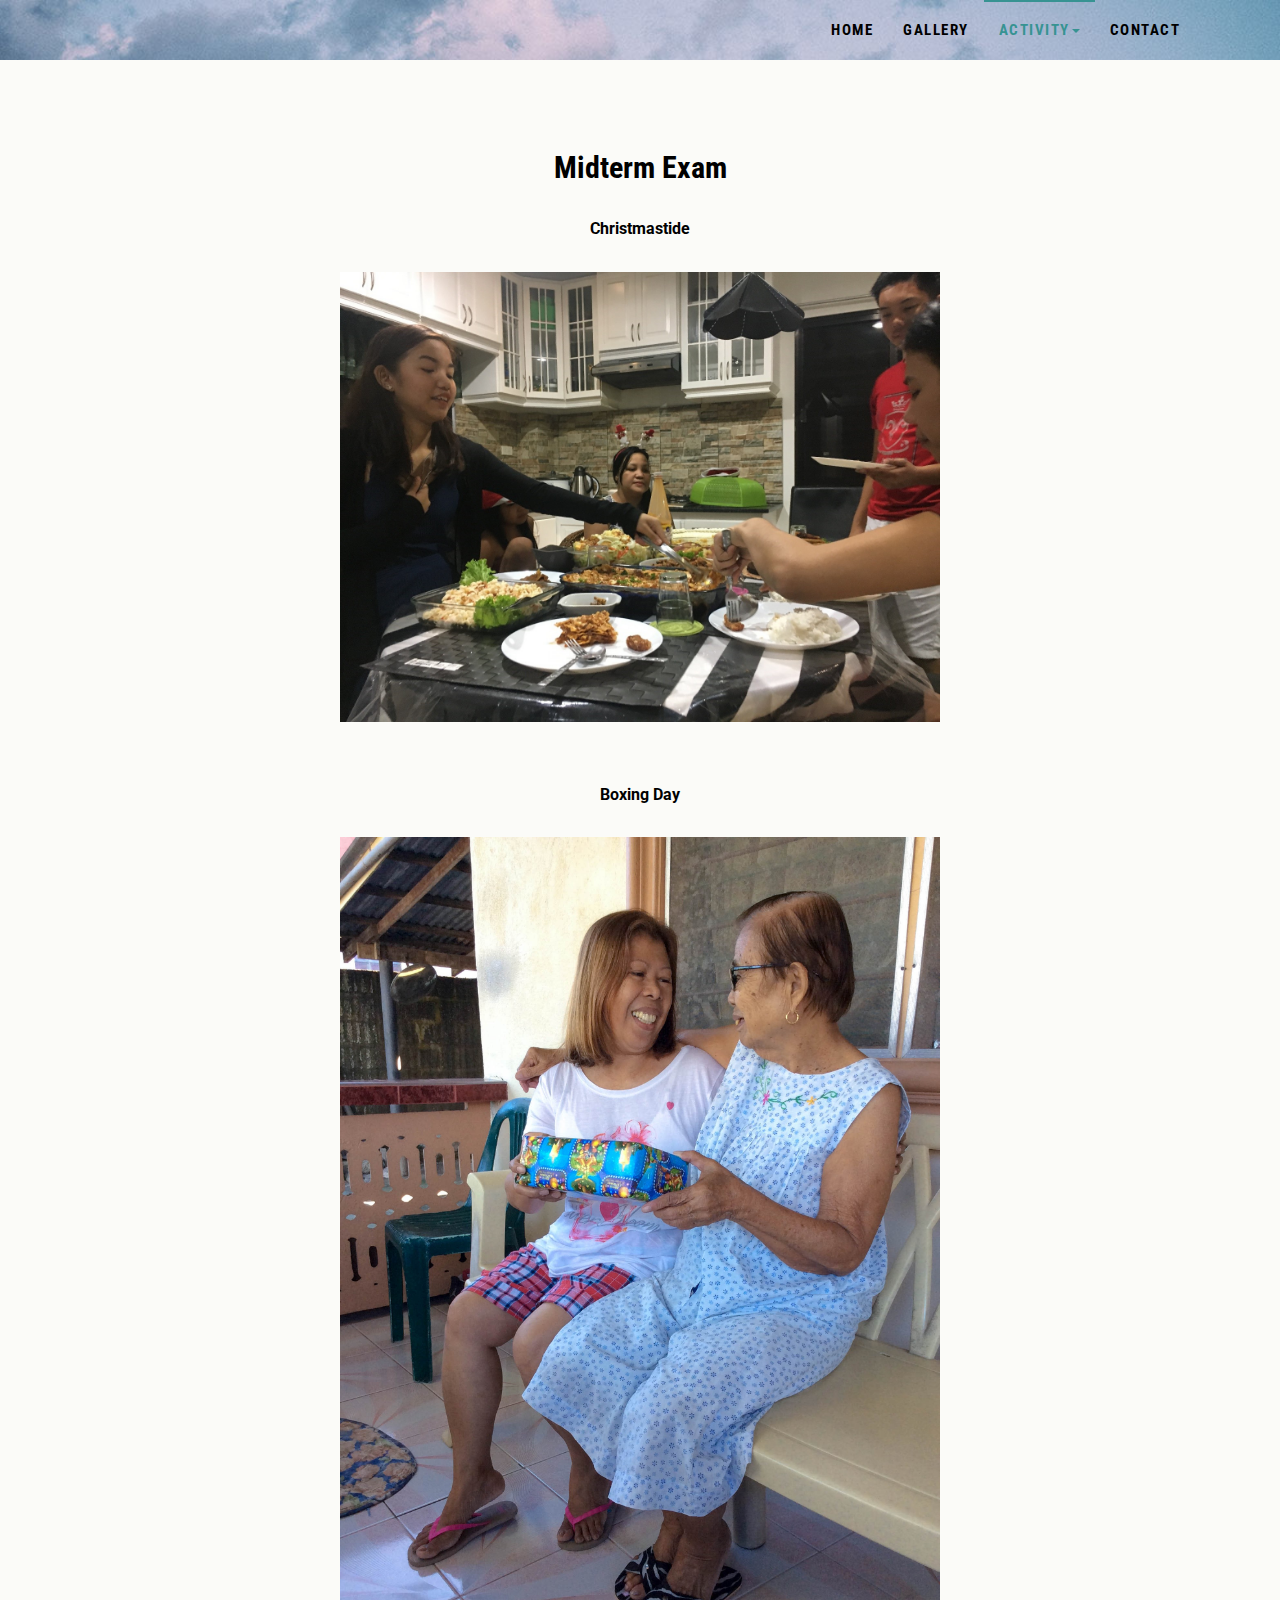
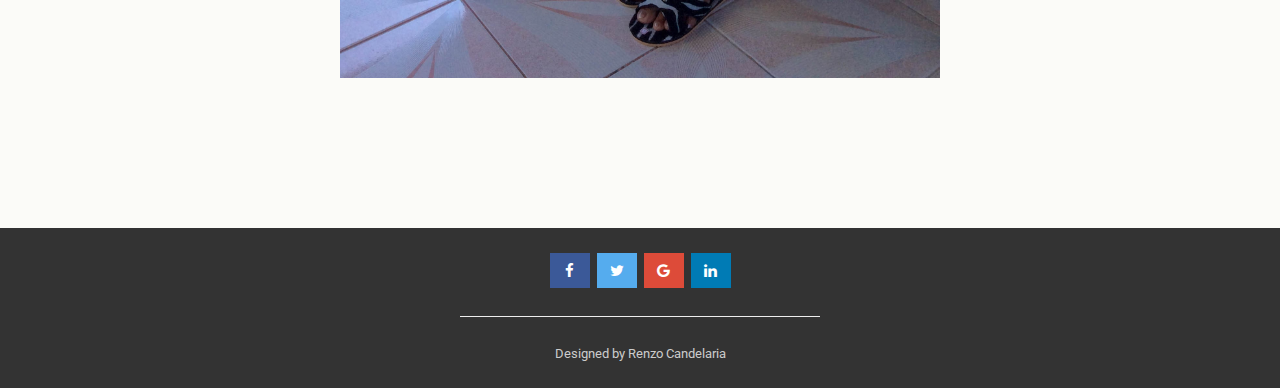
<file: midtermexam.html>
<!DOCTYPE html>
<html>
  <head>
    <meta charset="utf-8">
    <meta http-equiv="X-UA-Compatible" content="IE=edge">
    <title>Portfolio</title>
    <meta name="description" content="">
    <meta name="viewport" content="width=device-width, initial-scale=1">
    <meta name="robots" content="all,follow">
    <!-- Bootstrap CSS-->
    <link rel="stylesheet" href="css/bootstrap.min.css">
    <!-- Font Awesome & Pixeden Icon Stroke icon font-->
    <link rel="stylesheet" href="css/font-awesome.min.css">
    <link rel="stylesheet" href="css/pe-icon-7-stroke.css">
    <!-- Google fonts - Roboto Condensed & Roboto-->
    <link rel="stylesheet" href="https://fonts.googleapis.com/css?family=Roboto+Condensed:700|Roboto:300,400">
    <!-- lightbox-->
    <link rel="stylesheet" href="css/lightbox.min.css">
    <!-- theme stylesheet-->
    <link rel="stylesheet" href="css/style.sea.css" id="theme-stylesheet">
    <!-- Custom stylesheet - for your changes-->
    <link rel="stylesheet" href="css/custom.css">
    <!-- Favicon-->
    <link rel="shortcut icon" href="img/me.png">
    <!-- Tweaks for older IEs--><!--[if lt IE 9]>
        <script src="https://oss.maxcdn.com/html5shiv/3.7.2/html5shiv.min.js"></script>
        <script src="https://oss.maxcdn.com/respond/1.4.2/respond.min.js"></script><![endif]-->
  </head>
  <body>
    <!-- navbar-->
    <header class="header">
      <div role="navigation" class="navbar navbar-default" style="background-image: url(img/blog3.jpg); background-repeat: no-repeat; background-size: cover;">
        <div class="container">
          <div class="navbar-header"><a href="index.html" class="navbar-brand"></a>
            <div class="navbar-buttons">
              <button type="button" data-toggle="collapse" data-target=".navbar-collapse" class="navbar-toggle navbar-btn">Menu<i class="fa fa-align-justify"></i></button>
            </div>
          </div>
          <div id="navigation" class="collapse navbar-collapse navbar-right" >
            <ul class="nav navbar-nav">
              <li><a href="index.html">Home</a></li>
              <li><a href="gallery.html">Gallery</a></li>
              <li class="dropdown active"><a href="#" data-toggle="dropdown" class="dropdown-toggle">Activity<b class="caret"></b></a>
                <ul class="dropdown-menu">
                  <li><a href="act1.html">Activity 1</a></li>
                  <li><a href="act2.html">Activity 2</a></li>
                  <li><a href="act3.html">Activity 3</a></li>
                  <li><a href="act4.html">Activity 4</a></li>
                  <li><a href="act5.html">Activity 5</a></li>
                  <li><a href="act6.html">Activity 6</a></li>
                  <li class="active"><a href="midtermexam.html">Midterm Exam</a></li>
                  <li><a href="act8.html">Activity 8</a></li>
                  <li><a href="act9.html">Activity 9</a></li>
                  <li><a href="act10.html">Activity 10</a></li>
                </ul>
              </li>
              <li><a href="contact.html">Contact</a></li>
            </ul>
          </div>
        </div>
      </div>
    </header>

    <section class="blog-post" style="background-color: #fbfbf8;">
      <div class="container">
        <div class="row">
          <div class="col-lg-12">
            <div class="post-content margin-bottom--big">
              <h3 style="text-align: center;">  Midterm Exam </h3>
              <strong style="text-align: center;"><p> Christmastide  </p></strong>
            
              <p><img src="img/m1.jpg" width="600px" alt="Example blog post alt" class="img-responsive"></p>
            </div>

             <div class="post-content margin-bottom--big">
              <strong style="text-align: center;"><p> Boxing Day  </p></strong>
            
              <p><img src="img/m2.jpg" width="600px" alt="Example blog post alt" class="img-responsive"></p>
            </div>
          </div>
        </div>

      </div>
    </section>
  
    <footer class="footer">
      <div class="footer__copyright">
        <div class="container">
          <div class="row">
            <div class="col-md-4">  
            </div>
            <div class="col-md-4" style="text-align: center;">
              <a href="https://www.facebook.com/shtzuu" target="_blank" class="fa fa-facebook"></a>
              <a href="https://www.twitter.com/shtzuu#" target="_blank" class="fa fa-twitter"></a>
              <a href="#" class="fa fa-google"></a>  
              <a href="https://www.linkedin.com/in/renzocandelaria/" target="_blank" class="fa fa-linkedin"></a>
              <hr>
              Designed by Renzo Candelaria
            </div>
            <div class="col-md-4">
            </div>
          </div>
        </div>
      </div>
    </footer>
    <!-- Javascript files-->
    <script src="https://ajax.googleapis.com/ajax/libs/jquery/1.11.0/jquery.min.js"></script>
    <script src="js/bootstrap.min.js"></script>
    <script src="js/jquery.cookie.js"> </script>
    <script src="js/lightbox.min.js"></script>
    <script src="js/front.js"></script><!-- substitute:livereload -->
    <!-- Google Analytics: change UA-XXXXX-X to be your site's ID.-->
    <!---->
    <script>
      (function(b,o,i,l,e,r){b.GoogleAnalyticsObject=l;b[l]||(b[l]=
      function(){(b[l].q=b[l].q||[]).push(arguments)});b[l].l=+new Date;
      e=o.createElement(i);r=o.getElementsByTagName(i)[0];
      e.src='//www.google-analytics.com/analytics.js';
      r.parentNode.insertBefore(e,r)}(window,document,'script','ga'));
      ga('create','UA-XXXXX-X');ga('send','pageview');
    </script>
  </body>
</html>
</file>
<file: css/pe-icon-7-stroke.css>
@font-face {
	font-family: 'Pe-icon-7-stroke';
	src:url('fonts/Pe-icon-7-stroke.eot?d7yf1v');
	src:url('fonts/Pe-icon-7-stroke.eot?#iefixd7yf1v') format('embedded-opentype'),
		url('fonts/Pe-icon-7-stroke.woff?d7yf1v') format('woff'),
		url('fonts/Pe-icon-7-stroke.ttf?d7yf1v') format('truetype'),
		url('fonts/Pe-icon-7-stroke.svg?d7yf1v#Pe-icon-7-stroke') format('svg');
	font-weight: normal;
	font-style: normal;
}

[class^="pe-7s-"], [class*=" pe-7s-"] {
	display: inline-block;
	font-family: 'Pe-icon-7-stroke';
	speak: none;
	font-style: normal;
	font-weight: normal;
	font-variant: normal;
	text-transform: none;
	line-height: 1;

	/* Better Font Rendering =========== */
	-webkit-font-smoothing: antialiased;
	-moz-osx-font-smoothing: grayscale;
}

.pe-7s-album:before {
	content: "\e6aa";
}
.pe-7s-arc:before {
	content: "\e6ab";
}
.pe-7s-back-2:before {
	content: "\e6ac";
}
.pe-7s-bandaid:before {
	content: "\e6ad";
}
.pe-7s-car:before {
	content: "\e6ae";
}
.pe-7s-diamond:before {
	content: "\e6af";
}
.pe-7s-door-lock:before {
	content: "\e6b0";
}
.pe-7s-eyedropper:before {
	content: "\e6b1";
}
.pe-7s-female:before {
	content: "\e6b2";
}
.pe-7s-gym:before {
	content: "\e6b3";
}
.pe-7s-hammer:before {
	content: "\e6b4";
}
.pe-7s-headphones:before {
	content: "\e6b5";
}
.pe-7s-helm:before {
	content: "\e6b6";
}
.pe-7s-hourglass:before {
	content: "\e6b7";
}
.pe-7s-leaf:before {
	content: "\e6b8";
}
.pe-7s-magic-wand:before {
	content: "\e6b9";
}
.pe-7s-male:before {
	content: "\e6ba";
}
.pe-7s-map-2:before {
	content: "\e6bb";
}
.pe-7s-next-2:before {
	content: "\e6bc";
}
.pe-7s-paint-bucket:before {
	content: "\e6bd";
}
.pe-7s-pendrive:before {
	content: "\e6be";
}
.pe-7s-photo:before {
	content: "\e6bf";
}
.pe-7s-piggy:before {
	content: "\e6c0";
}
.pe-7s-plugin:before {
	content: "\e6c1";
}
.pe-7s-refresh-2:before {
	content: "\e6c2";
}
.pe-7s-rocket:before {
	content: "\e6c3";
}
.pe-7s-settings:before {
	content: "\e6c4";
}
.pe-7s-shield:before {
	content: "\e6c5";
}
.pe-7s-smile:before {
	content: "\e6c6";
}
.pe-7s-usb:before {
	content: "\e6c7";
}
.pe-7s-vector:before {
	content: "\e6c8";
}
.pe-7s-wine:before {
	content: "\e6c9";
}
.pe-7s-cloud-upload:before {
	content: "\e68a";
}
.pe-7s-cash:before {
	content: "\e68c";
}
.pe-7s-close:before {
	content: "\e680";
}
.pe-7s-bluetooth:before {
	content: "\e68d";
}
.pe-7s-cloud-download:before {
	content: "\e68b";
}
.pe-7s-way:before {
	content: "\e68e";
}
.pe-7s-close-circle:before {
	content: "\e681";
}
.pe-7s-id:before {
	content: "\e68f";
}
.pe-7s-angle-up:before {
	content: "\e682";
}
.pe-7s-wristwatch:before {
	content: "\e690";
}
.pe-7s-angle-up-circle:before {
	content: "\e683";
}
.pe-7s-world:before {
	content: "\e691";
}
.pe-7s-angle-right:before {
	content: "\e684";
}
.pe-7s-volume:before {
	content: "\e692";
}
.pe-7s-angle-right-circle:before {
	content: "\e685";
}
.pe-7s-users:before {
	content: "\e693";
}
.pe-7s-angle-left:before {
	content: "\e686";
}
.pe-7s-user-female:before {
	content: "\e694";
}
.pe-7s-angle-left-circle:before {
	content: "\e687";
}
.pe-7s-up-arrow:before {
	content: "\e695";
}
.pe-7s-angle-down:before {
	content: "\e688";
}
.pe-7s-switch:before {
	content: "\e696";
}
.pe-7s-angle-down-circle:before {
	content: "\e689";
}
.pe-7s-scissors:before {
	content: "\e697";
}
.pe-7s-wallet:before {
	content: "\e600";
}
.pe-7s-safe:before {
	content: "\e698";
}
.pe-7s-volume2:before {
	content: "\e601";
}
.pe-7s-volume1:before {
	content: "\e602";
}
.pe-7s-voicemail:before {
	content: "\e603";
}
.pe-7s-video:before {
	content: "\e604";
}
.pe-7s-user:before {
	content: "\e605";
}
.pe-7s-upload:before {
	content: "\e606";
}
.pe-7s-unlock:before {
	content: "\e607";
}
.pe-7s-umbrella:before {
	content: "\e608";
}
.pe-7s-trash:before {
	content: "\e609";
}
.pe-7s-tools:before {
	content: "\e60a";
}
.pe-7s-timer:before {
	content: "\e60b";
}
.pe-7s-ticket:before {
	content: "\e60c";
}
.pe-7s-target:before {
	content: "\e60d";
}
.pe-7s-sun:before {
	content: "\e60e";
}
.pe-7s-study:before {
	content: "\e60f";
}
.pe-7s-stopwatch:before {
	content: "\e610";
}
.pe-7s-star:before {
	content: "\e611";
}
.pe-7s-speaker:before {
	content: "\e612";
}
.pe-7s-signal:before {
	content: "\e613";
}
.pe-7s-shuffle:before {
	content: "\e614";
}
.pe-7s-shopbag:before {
	content: "\e615";
}
.pe-7s-share:before {
	content: "\e616";
}
.pe-7s-server:before {
	content: "\e617";
}
.pe-7s-search:before {
	content: "\e618";
}
.pe-7s-film:before {
	content: "\e6a5";
}
.pe-7s-science:before {
	content: "\e619";
}
.pe-7s-disk:before {
	content: "\e6a6";
}
.pe-7s-ribbon:before {
	content: "\e61a";
}
.pe-7s-repeat:before {
	content: "\e61b";
}
.pe-7s-refresh:before {
	content: "\e61c";
}
.pe-7s-add-user:before {
	content: "\e6a9";
}
.pe-7s-refresh-cloud:before {
	content: "\e61d";
}
.pe-7s-paperclip:before {
	content: "\e69c";
}
.pe-7s-radio:before {
	content: "\e61e";
}
.pe-7s-note2:before {
	content: "\e69d";
}
.pe-7s-print:before {
	content: "\e61f";
}
.pe-7s-network:before {
	content: "\e69e";
}
.pe-7s-prev:before {
	content: "\e620";
}
.pe-7s-mute:before {
	content: "\e69f";
}
.pe-7s-power:before {
	content: "\e621";
}
.pe-7s-medal:before {
	content: "\e6a0";
}
.pe-7s-portfolio:before {
	content: "\e622";
}
.pe-7s-like2:before {
	content: "\e6a1";
}
.pe-7s-plus:before {
	content: "\e623";
}
.pe-7s-left-arrow:before {
	content: "\e6a2";
}
.pe-7s-play:before {
	content: "\e624";
}
.pe-7s-key:before {
	content: "\e6a3";
}
.pe-7s-plane:before {
	content: "\e625";
}
.pe-7s-joy:before {
	content: "\e6a4";
}
.pe-7s-photo-gallery:before {
	content: "\e626";
}
.pe-7s-pin:before {
	content: "\e69b";
}
.pe-7s-phone:before {
	content: "\e627";
}
.pe-7s-plug:before {
	content: "\e69a";
}
.pe-7s-pen:before {
	content: "\e628";
}
.pe-7s-right-arrow:before {
	content: "\e699";
}
.pe-7s-paper-plane:before {
	content: "\e629";
}
.pe-7s-delete-user:before {
	content: "\e6a7";
}
.pe-7s-paint:before {
	content: "\e62a";
}
.pe-7s-bottom-arrow:before {
	content: "\e6a8";
}
.pe-7s-notebook:before {
	content: "\e62b";
}
.pe-7s-note:before {
	content: "\e62c";
}
.pe-7s-next:before {
	content: "\e62d";
}
.pe-7s-news-paper:before {
	content: "\e62e";
}
.pe-7s-musiclist:before {
	content: "\e62f";
}
.pe-7s-music:before {
	content: "\e630";
}
.pe-7s-mouse:before {
	content: "\e631";
}
.pe-7s-more:before {
	content: "\e632";
}
.pe-7s-moon:before {
	content: "\e633";
}
.pe-7s-monitor:before {
	content: "\e634";
}
.pe-7s-micro:before {
	content: "\e635";
}
.pe-7s-menu:before {
	content: "\e636";
}
.pe-7s-map:before {
	content: "\e637";
}
.pe-7s-map-marker:before {
	content: "\e638";
}
.pe-7s-mail:before {
	content: "\e639";
}
.pe-7s-mail-open:before {
	content: "\e63a";
}
.pe-7s-mail-open-file:before {
	content: "\e63b";
}
.pe-7s-magnet:before {
	content: "\e63c";
}
.pe-7s-loop:before {
	content: "\e63d";
}
.pe-7s-look:before {
	content: "\e63e";
}
.pe-7s-lock:before {
	content: "\e63f";
}
.pe-7s-lintern:before {
	content: "\e640";
}
.pe-7s-link:before {
	content: "\e641";
}
.pe-7s-like:before {
	content: "\e642";
}
.pe-7s-light:before {
	content: "\e643";
}
.pe-7s-less:before {
	content: "\e644";
}
.pe-7s-keypad:before {
	content: "\e645";
}
.pe-7s-junk:before {
	content: "\e646";
}
.pe-7s-info:before {
	content: "\e647";
}
.pe-7s-home:before {
	content: "\e648";
}
.pe-7s-help2:before {
	content: "\e649";
}
.pe-7s-help1:before {
	content: "\e64a";
}
.pe-7s-graph3:before {
	content: "\e64b";
}
.pe-7s-graph2:before {
	content: "\e64c";
}
.pe-7s-graph1:before {
	content: "\e64d";
}
.pe-7s-graph:before {
	content: "\e64e";
}
.pe-7s-global:before {
	content: "\e64f";
}
.pe-7s-gleam:before {
	content: "\e650";
}
.pe-7s-glasses:before {
	content: "\e651";
}
.pe-7s-gift:before {
	content: "\e652";
}
.pe-7s-folder:before {
	content: "\e653";
}
.pe-7s-flag:before {
	content: "\e654";
}
.pe-7s-filter:before {
	content: "\e655";
}
.pe-7s-file:before {
	content: "\e656";
}
.pe-7s-expand1:before {
	content: "\e657";
}
.pe-7s-exapnd2:before {
	content: "\e658";
}
.pe-7s-edit:before {
	content: "\e659";
}
.pe-7s-drop:before {
	content: "\e65a";
}
.pe-7s-drawer:before {
	content: "\e65b";
}
.pe-7s-download:before {
	content: "\e65c";
}
.pe-7s-display2:before {
	content: "\e65d";
}
.pe-7s-display1:before {
	content: "\e65e";
}
.pe-7s-diskette:before {
	content: "\e65f";
}
.pe-7s-date:before {
	content: "\e660";
}
.pe-7s-cup:before {
	content: "\e661";
}
.pe-7s-culture:before {
	content: "\e662";
}
.pe-7s-crop:before {
	content: "\e663";
}
.pe-7s-credit:before {
	content: "\e664";
}
.pe-7s-copy-file:before {
	content: "\e665";
}
.pe-7s-config:before {
	content: "\e666";
}
.pe-7s-compass:before {
	content: "\e667";
}
.pe-7s-comment:before {
	content: "\e668";
}
.pe-7s-coffee:before {
	content: "\e669";
}
.pe-7s-cloud:before {
	content: "\e66a";
}
.pe-7s-clock:before {
	content: "\e66b";
}
.pe-7s-check:before {
	content: "\e66c";
}
.pe-7s-chat:before {
	content: "\e66d";
}
.pe-7s-cart:before {
	content: "\e66e";
}
.pe-7s-camera:before {
	content: "\e66f";
}
.pe-7s-call:before {
	content: "\e670";
}
.pe-7s-calculator:before {
	content: "\e671";
}
.pe-7s-browser:before {
	content: "\e672";
}
.pe-7s-box2:before {
	content: "\e673";
}
.pe-7s-box1:before {
	content: "\e674";
}
.pe-7s-bookmarks:before {
	content: "\e675";
}
.pe-7s-bicycle:before {
	content: "\e676";
}
.pe-7s-bell:before {
	content: "\e677";
}
.pe-7s-battery:before {
	content: "\e678";
}
.pe-7s-ball:before {
	content: "\e679";
}
.pe-7s-back:before {
	content: "\e67a";
}
.pe-7s-attention:before {
	content: "\e67b";
}
.pe-7s-anchor:before {
	content: "\e67c";
}
.pe-7s-albums:before {
	content: "\e67d";
}
.pe-7s-alarm:before {
	content: "\e67e";
}
.pe-7s-airplay:before {
	content: "\e67f";
}
</file>
<file: css/custom.css>
.fa {
  padding: 10px;
  font-size: 15px;
  width: 40px;
  text-align: center;
  text-decoration: none;
  margin: 5px 2px;

}

.fa:hover {
    opacity: 0.7;
}

.fa-facebook {
  background: #3B5998;
  color: white;
}

.fa-twitter {
  background: #55ACEE;
  color: white;
}

.fa-google {
  background: #dd4b39;
  color: white;
}

.fa-linkedin {
  background: #007bb5;
  color: white;
}
</file>
<file: css/style.sea.css>
/* 
========================================= 
========================================= 

Barunka template By Bootstrapious.com     

========================================= 
========================================= */
/* variant 3 - sea */
/*

=====================
NAVBAR
=====================

*/
.header {
  width: 100%;
}
.navbar {
  z-index: 10;
  text-transform: uppercase;
  letter-spacing: 0.1em;
  border-left: none;
  border-right: none;
}
.navbar a.navbar-brand {
  font-weight: bold;
  letter-spacing: 0.2em;
  color: #379392;
}
.navbar a.navbar-brand:focus,
.navbar a.navbar-brand:hover {
  border-bottom: none;
}
.navbar .navbar-nav > li > a {
  font-weight: bold;
}
@media (min-width: 768px) {
  .navbar ul.nav > li > a {
    border-top: solid 2px transparent;
    padding-top: 16.5px;
  }
  .navbar ul.nav > li > a:hover,
  .navbar ul.nav > li > a:focus {
    border-top-color: #379392;
    border-bottom: none;
  }
  .navbar ul.nav > li.active > a,
  .navbar ul.nav > li.open > a {
    text-decoration: none !important;
    border-top-color: #379392;
  }
}
@media (min-width: 768px) {
  .home .navbar-default {
    background-color: transparent;
  }
  .home .navbar-default a.navbar-brand {
    text-shadow: 0 1px 2px rgba(0, 0, 0, 0.6);
  }
  .home .navbar-default .navbar-nav > li > a {
    color: #fff;
    text-shadow: 0 1px 2px rgba(0, 0, 0, 0.6);
  }
  .home .navbar-default .navbar-brand {
    color: #fff;
    position: relative;
    top: 0;
  }
  .home .navbar-default .navbar-brand:hover,
  .home .navbar-default .navbar-brand:focus {
    color: #fff;
    top: 2px;
  }
  .home .navbar-default ul.nav > li > a:hover,
  .home .navbar-default ul.nav > li > a:focus {
    border-top-color: #fff;
    color: #fff;
  }
  .home .navbar-default ul.nav > li.active > a,
  .home .navbar-default ul.nav > li.open > a {
    text-decoration: none !important;
    border-top-color: #fff;
  }
}
.navbar-toggle {
  text-transform: uppercase;
  letter-spacing: 0.1em;
  color: #000;
}
ul.dropdown-menu li a {
  -webkit-transition: all 0.2s ease-out;
  -moz-transition: all 0.2s ease-out;
  transition: all 0.2s ease-out;
}
ul.dropdown-menu li a:hover {
  -webkit-transition: all 0.2s ease-out;
  -moz-transition: all 0.2s ease-out;
  transition: all 0.2s ease-out;
  border-bottom: none;
}
#login-modal {
  overflow: hidden;
}
#login-modal .modal-header h4 {
  text-transform: uppercase;
}
#login-modal form {
  margin-bottom: 23px;
}
#login-modal a {
  color: #379392;
}
#login-modal p {
  font-weight: 300;
  margin-bottom: 23px;
  font-size: 14px;
}
.modal-backdrop {
  z-index: 1035;
}
/*

=====================
GENERAL
=====================

*/
html {
  height: 100%;
}
body {
  height: 100%;
}
header {
  z-index: 1000;
}
section {
  position: relative;
  padding-top: 90px;
  padding-bottom: 90px;
}
section.section--no-padding {
  padding-top: 0;
  padding-bottom: 0;
}
section.section--no-padding-bottom {
  padding-bottom: 0;
}
section.section--padding-bottom-small {
  padding-bottom: 30px;
}
.italic {
  font-style: italic;
  font-family: "Roboto Slab", "Times New Roman", Times, serif;
}
.heading {
  margin-bottom: 20px;
}
.heading:after {
  content: " ";
  display: block;
  width: 40px;
  height: 1px;
  margin: 10px 0 20px;
  background: #379392;
}
.img-responsive {
  margin: 0 auto;
}
.no-space .box {
  margin: 0 -15px;
  padding: 0;
}
.no-space.padding-horizontal {
  padding-left: 15px;
  padding-right: 15px;
}
.margin-top {
  margin-top: 30px;
}
.margin-bottom {
  margin-bottom: 30px !important;
}
.margin-bottom--medium {
  margin-bottom: 45px !important;
}
.margin-bottom--big {
  margin-bottom: 60px !important;
}
a,
button {
  -webkit-transition: all 0.2s ease-out;
  -moz-transition: all 0.2s ease-out;
  transition: all 0.2s ease-out;
}
a i.fa,
button i.fa {
  margin: 0 5px;
}
a {
  text-decoration: none;
}
a:hover {
  text-decoration: none;
}
.clickable {
  cursor: pointer !important;
}
.required {
  color: #379392;
}
.accent {
  color: #379392;
}
.text-uppercase {
  text-transform: uppercase;
  letter-spacing: 0.1em;
}
.list-style-none {
  list-style: none;
}
.weight-300 {
  font-weight: 300 !important;
}
.weight-500 {
  font-weight: 500 !important;
}
.weight-700 {
  font-weight: 700 !important;
}
.text-gray {
  color: #555555;
}
.text-gray-light {
  color: #999999;
}
.text-gray-lighter {
  color: #eeeeee;
}
.background-gray-lightest {
  background: #f7f7f7;
}
.background-gray-lighter {
  background: #eeeeee;
}
.background-gray-light {
  background: #999999;
}
.background-gray {
  background: #555555;
}
.negative-margin {
  margin-top: -60px;
}
.pages {
  text-align: center;
}
#map {
  height: 600px;
}
.btn-ghost {
  color: #379392;
  background-color: transparent;
  border-color: #379392;
}
.btn-ghost:hover,
.btn-ghost:focus,
.btn-ghost:active,
.btn-ghost.active,
.open .dropdown-toggle.btn-ghost {
  color: #379392;
  background-color: rgba(0, 0, 0, 0);
  border-color: #266666;
}
.btn-ghost:active,
.btn-ghost.active,
.open .dropdown-toggle.btn-ghost {
  background-image: none;
}
.btn-ghost.disabled,
.btn-ghost[disabled],
fieldset[disabled] .btn-ghost,
.btn-ghost.disabled:hover,
.btn-ghost[disabled]:hover,
fieldset[disabled] .btn-ghost:hover,
.btn-ghost.disabled:focus,
.btn-ghost[disabled]:focus,
fieldset[disabled] .btn-ghost:focus,
.btn-ghost.disabled:active,
.btn-ghost[disabled]:active,
fieldset[disabled] .btn-ghost:active,
.btn-ghost.disabled.active,
.btn-ghost[disabled].active,
fieldset[disabled] .btn-ghost.active {
  background-color: transparent;
  border-color: #379392;
}
.btn-ghost .badge {
  color: transparent;
  background-color: #379392;
}
.btn-ghost:hover,
.btn-ghost:focus,
.btn-ghost:active,
.btn-ghost.active,
.open .dropdown-toggle.btn-ghost {
  color: #fff;
  background-color: #379392;
  border-color: #379392;
}
.btn-white {
  color: #fff;
  background-color: transparent;
  border-color: #fff;
}
.btn-white:hover,
.btn-white:focus,
.btn-white:active,
.btn-white.active,
.open .dropdown-toggle.btn-white {
  color: #fff;
  background-color: rgba(0, 0, 0, 0);
  border-color: #e0e0e0;
}
.btn-white:active,
.btn-white.active,
.open .dropdown-toggle.btn-white {
  background-image: none;
}
.btn-white.disabled,
.btn-white[disabled],
fieldset[disabled] .btn-white,
.btn-white.disabled:hover,
.btn-white[disabled]:hover,
fieldset[disabled] .btn-white:hover,
.btn-white.disabled:focus,
.btn-white[disabled]:focus,
fieldset[disabled] .btn-white:focus,
.btn-white.disabled:active,
.btn-white[disabled]:active,
fieldset[disabled] .btn-white:active,
.btn-white.disabled.active,
.btn-white[disabled].active,
fieldset[disabled] .btn-white.active {
  background-color: transparent;
  border-color: #fff;
}
.btn-white .badge {
  color: transparent;
  background-color: #fff;
}
.btn-white:hover,
.btn-white:focus,
.btn-white:active,
.btn-white.active,
.open .dropdown-toggle.btn-white {
  color: #379392;
  background-color: #fff;
  border-color: #fff;
}
@media (max-width: 767px) {
  .home .navbar .btn-white {
    color: #379392;
    background-color: transparent;
    border-color: #379392;
  }
  .home .navbar .btn-white:hover,
  .home .navbar .btn-white:focus,
  .home .navbar .btn-white:active,
  .home .navbar .btn-white.active,
  .open .dropdown-toggle.home .navbar .btn-white {
    color: #379392;
    background-color: rgba(0, 0, 0, 0);
    border-color: #266666;
  }
  .home .navbar .btn-white:active,
  .home .navbar .btn-white.active,
  .open .dropdown-toggle.home .navbar .btn-white {
    background-image: none;
  }
  .home .navbar .btn-white.disabled,
  .home .navbar .btn-white[disabled],
  fieldset[disabled] .home .navbar .btn-white,
  .home .navbar .btn-white.disabled:hover,
  .home .navbar .btn-white[disabled]:hover,
  fieldset[disabled] .home .navbar .btn-white:hover,
  .home .navbar .btn-white.disabled:focus,
  .home .navbar .btn-white[disabled]:focus,
  fieldset[disabled] .home .navbar .btn-white:focus,
  .home .navbar .btn-white.disabled:active,
  .home .navbar .btn-white[disabled]:active,
  fieldset[disabled] .home .navbar .btn-white:active,
  .home .navbar .btn-white.disabled.active,
  .home .navbar .btn-white[disabled].active,
  fieldset[disabled] .home .navbar .btn-white.active {
    background-color: transparent;
    border-color: #379392;
  }
  .home .navbar .btn-white .badge {
    color: transparent;
    background-color: #379392;
  }
}
.icon {
  display: inline-block;
  width: 80px;
  height: 80px;
  line-height: 80px;
  border-radius: 40px;
  border: solid 1px #379392;
  color: #379392;
  -webkit-transition: all 0.2s ease-out;
  -moz-transition: all 0.2s ease-out;
  transition: all 0.2s ease-out;
  font-size: 40px;
  margin: 0 auto 15px;
  text-align: center;
}
.icon.brand-secondary {
  border-color: #ccc;
  color: #ccc;
}
.icon.brand-terciary {
  border-color: #41A6CA;
  color: #41A6CA;
}
.icon.brand-four {
  border-color: #283044;
  color: #283044;
}
.full-image img {
  width: 100%;
  max-width: 100%;
}
.full-image figcaption {
  text-align: center;
  text-transform: uppercase;
  letter-spacing: 0.1em;
  color: #999999;
  font-size: 13px;
  font-weight: bold;
  padding: 20px;
}
/*

=====================
SOCIAL LINKS
=====================

*/
.contact-form {
  margin-bottom: 20px;
}
p.social {
  margin-top: 20px;
}
p.social a {
  margin: 0 10px 10px 0;
  color: #fff;
  display: inline-block;
  width: 40px;
  height: 40px;
  border-radius: 20px;
  line-height: 40px;
  font-size: 15px;
  text-align: center;
  vertical-align: bottom;
  border: solid 1px #999999;
  color: #999999;
  -webkit-transition: all 0.2s ease-out;
  -moz-transition: all 0.2s ease-out;
  transition: all 0.2s ease-out;
}
p.social a:hover {
  color: #379392;
  border-color: #379392;
}
p.social a i {
  vertical-align: bottom;
  line-height: 40px;
}
p.social.social--outline a {
  background: transparent;
}
p.social.social--outline a.facebook {
  color: #4460ae;
  border-color: #4460ae;
}
p.social.social--outline a.gplus {
  color: #c21f25;
  border-color: #c21f25;
}
p.social.social--outline a.twitter {
  color: #3cf;
  border-color: #3cf;
}
p.social.social--outline a.instagram {
  color: #cd4378;
  border-color: #cd4378;
}
p.social.social--outline a.email {
  color: #4a7f45;
  border-color: #4a7f45;
}
p.social.social--outline a.link {
  color: #871AFF;
  border-color: #871AFF;
}
p.social.social--big a {
  width: 50px;
  height: 50px;
  border-radius: 25px;
  line-height: 50px;
  font-size: 20px;
}
p.social.social--big i {
  line-height: 50px;
}
/* breadcrumbs */
.breadcrumb {
  font-family: "Roboto Condensed", Helvetica, Arial, sans-serif;
  text-transform: uppercase;
  letter-spacing: 0.1em;
  text-align: left;
  font-size: 13px;
}
.box-simple {
  text-align: left;
  margin-bottom: 46px;
}
.box-simple .icon {
  display: block;
  float: left;
  margin: 0 30px 30px 0;
}
.box-simple .content {
  float: left;
  width: calc(100% - 110px);
}
.box-simple p {
  color: #999999;
}
.box-simple.box-white {
  padding: 20px;
  border: dotted 1px #999999;
}
.box-simple.box-white .icon {
  color: #555555;
  border-color: transparent;
  font-size: 70px;
}
.box-simple.box-dark {
  padding: 20px;
  border: dotted 1px #999999;
  background: #555555;
  color: #fff;
}
.box-simple.box-dark .icon {
  color: #f7f7f7;
  border-color: transparent;
  font-size: 70px;
}
.box-simple.box-dark h3 {
  color: #fff;
}
.box-simple.box-dark h3 a {
  color: #fff;
}
.box-simple.box-dark p {
  color: #fff;
}
.box-image {
  position: relative;
  overflow: hidden;
  text-align: center;
  margin: 15px 0;
}
.box-image .bg {
  position: absolute;
  top: auto;
  bottom: 0;
  width: 100%;
  height: 100%;
  opacity: 0;
  filter: alpha(opacity=0);
  background: #379392;
}
.box-image .name {
  position: absolute;
  width: 100%;
  height: 50%;
  bottom: 0;
  -webkit-transform: translate(0, 100%);
  -ms-transform: translate(0, 100%);
  transform: translate(0, 100%);
  -webkit-transition: all 0.2s ease-out;
  -moz-transition: all 0.2s ease-out;
  transition: all 0.2s ease-out;
  color: #fff;
  padding: 0 20px;
}
.box-image .name h3 {
  color: #fff;
  text-transform: uppercase;
  font-size: 21px;
  letter-spacing: 0.08em;
}
.box-image .name h3 a {
  color: #fff;
  text-decoration: none;
}
.box-image .text {
  position: absolute;
  width: 100%;
  height: 50%;
  top: 0;
  -webkit-transform: translate(0, -150%);
  -ms-transform: translate(0, -150%);
  transform: translate(0, -150%);
  -webkit-transition: all 0.2s ease-out;
  -moz-transition: all 0.2s ease-out;
  transition: all 0.2s ease-out;
  color: #fff;
  padding: 0 20px;
}
.box-image:hover .bg {
  opacity: 0.7;
  filter: alpha(opacity=70);
}
.box-image:hover .name {
  position: absolute;
  -webkit-transform: translate(0, -75%);
  -ms-transform: translate(0, -75%);
  transform: translate(0, -75%);
}
.box-image:hover .text {
  position: absolute;
  -webkit-transform: translate(0, 100%);
  -ms-transform: translate(0, 100%);
  transform: translate(0, 100%);
}
.box-image-text {
  position: relative;
  background: #fff;
  overflow: hidden;
  text-align: center;
  margin: 15px 0;
}
.box-image-text .top {
  position: relative;
  margin-bottom: 10px;
}
.box-image-text .top .bg {
  position: absolute;
  top: auto;
  bottom: 0;
  width: 100%;
  height: 100%;
  opacity: 0;
  filter: alpha(opacity=0);
  background: #fff;
}
.box-image-text .top .logo {
  width: 100%;
  position: absolute;
  text-align: center;
  top: 50%;
  -webkit-transform: translate(0, -50%);
  -ms-transform: translate(0, -50%);
  transform: translate(0, -50%);
}
.box-image-text .top .name {
  position: absolute;
  width: 100%;
  height: 50%;
  bottom: 0;
  -webkit-transform: translate(0, 100%);
  -ms-transform: translate(0, 100%);
  transform: translate(0, 100%);
  -webkit-transition: all 0.2s ease-out;
  -moz-transition: all 0.2s ease-out;
  transition: all 0.2s ease-out;
  color: #fff;
  padding: 0 20px;
}
.box-image-text .top .name h3 {
  color: #fff;
  text-transform: uppercase;
  font-size: 21px;
  letter-spacing: 0.08em;
}
.box-image-text .top .name h3 a {
  color: #fff;
  text-decoration: none;
}
.box-image-text .top .name h4 {
  color: #fff;
  text-transform: uppercase;
  font-size: 21px;
  letter-spacing: 0.08em;
}
.box-image-text .top .name h4 a {
  color: #fff;
  text-decoration: none;
}
.box-image-text .top .text {
  position: absolute;
  width: 100%;
  height: 50%;
  top: 0;
  -webkit-transform: translate(0, -150%);
  -ms-transform: translate(0, -150%);
  transform: translate(0, -150%);
  -webkit-transition: all 0.2s ease-out;
  -moz-transition: all 0.2s ease-out;
  transition: all 0.2s ease-out;
  color: #fff;
  padding: 0 20px;
}
.box-image-text .content {
  padding: 15px 15px 0 15px;
}
.box-image-text .content h3,
.box-image-text .content h4 {
  text-transform: uppercase;
  line-height: 1.5;
  color: #555555;
  font-weight: 800;
  letter-spacing: 0.08em;
}
.box-image-text .content p {
  color: #999999;
}
.box-image-text.bg-visible .bg {
  opacity: 0.8;
  filter: alpha(opacity=80);
}
.box-image-text:hover .bg {
  opacity: 0.7;
  filter: alpha(opacity=70);
}
.box-image-text:hover .name {
  position: absolute;
  -webkit-transform: translate(0, -75%);
  -ms-transform: translate(0, -75%);
  transform: translate(0, -75%);
}
.box-image-text:hover .text {
  position: absolute;
  -webkit-transform: translate(0, 100%);
  -ms-transform: translate(0, 100%);
  transform: translate(0, 100%);
}
/* universal box */
.box {
  background: #fff;
  margin: 0 0 30px;
  -webkit-box-sizing: border-box;
  -moz-box-sizing: border-box;
  box-sizing: border-box;
  padding: 20px 0;
  border-left: none;
  border-right: none;
}
.box .box-header {
  background: #f7f7f7;
  margin: -20px 0 20px;
  padding: 20px;
  border-bottom: solid 1px #eeeeee;
  text-transform: uppercase;
  letter-spacing: 0.08em;
}
.box .box-header:before,
.box .box-header:after {
  content: " ";
  display: table;
}
.box .box-header:after {
  clear: both;
}
.box .box-footer {
  background: #f7f7f7;
  margin: 30px 0 -20px;
  padding: 20px;
  border-top: solid 1px #eeeeee;
}
.box .box-footer:before,
.box .box-footer:after {
  content: " ";
  display: table;
}
.box .box-footer:after {
  clear: both;
}
@media (max-width: 991px) {
  .box .box-footer .btn {
    margin-bottom: 20px;
  }
}
/** CAROUSELS **/
#carousel-home {
  position: relative;
  top: -60px;
}
#carousel-home h1,
#carousel-home h2,
#carousel-home h3,
#carousel-home h4 {
  font-weight: 700;
  color: #fff;
}
@media (min-width: 1200px) {
  #carousel-home .super-heading {
    font-size: 70px;
  }
  #carousel-home .super-paragraph {
    font-size: 30px;
    font-weight: 300;
  }
}
@media (max-width: 767px) {
  #carousel-home .super-heading {
    font-size: 30px;
  }
  #carousel-home .super-paragraph {
    font-size: 20px;
    font-weight: 300;
  }
}
#carousel-home .carousel-caption .super-paragraph a,
#carousel-home .carousel-caption .super-paragraph a:hover {
  color: #fff;
}
#carousel-home .carousel-caption .super-paragraph a:hover {
  border-color: #fff;
}
/* original solution by https://codepen.io/Rowno/pen/Afykb */
.carousel-fade .carousel-inner .item {
  -webkit-transition-property: opacity;
  transition-property: opacity;
}
.carousel-fade .carousel-inner .item,
.carousel-fade .carousel-inner .active.left,
.carousel-fade .carousel-inner .active.right {
  opacity: 0;
}
.carousel-fade .carousel-inner .active,
.carousel-fade .carousel-inner .next.left,
.carousel-fade .carousel-inner .prev.right {
  opacity: 1;
}
.carousel-fade .carousel-inner .next,
.carousel-fade .carousel-inner .prev,
.carousel-fade .carousel-inner .active.left,
.carousel-fade .carousel-inner .active.right {
  left: 0;
  -webkit-transform: translate3d(0, 0, 0);
  transform: translate3d(0, 0, 0);
}
.carousel-fade .carousel-control {
  z-index: 2;
}
/* carousel fullscreen */
.carousel-fullscreen .carousel-inner {
  height: 70vh;
  min-height: 600px;
}
.carousel-fullscreen .carousel-inner .item {
  height: 70vh;
  min-height: 600px;
  background-position: center center;
  background-repeat: no-repeat;
  background-size: cover;
}
/* carousel fullscreen - vertically centered caption*/
.carousel-fullscreen .carousel-caption {
  top: 50%;
  bottom: auto;
  -webkit-transform: translate(0, -50%);
  -ms-transform: translate(0, -50%);
  transform: translate(0, -50%);
}
/* overlay for better readibility of the caption  */
.overlay {
  position: absolute;
  width: 100%;
  height: 100%;
  background: #000;
  opacity: 0.25;
  transition: all 0.2s ease-out;
}
.icon-prev-custom,
.icon-next-custom {
  position: absolute;
  top: 50%;
  margin-top: -10px;
  z-index: 100;
  display: inline-block;
}
.icon-prev-custom {
  left: 50%;
  margin-left: -10px;
}
.icon-next-custom {
  right: 50%;
  margin-right: -10px;
}
.icon-prev-custom,
.icon-next-custom {
  width: 20px;
  height: 20px;
  line-height: 1;
  font-size: 100px;
}
/*

=====================
SERVICES
=====================

*/
.box-services {
  background: transparent;
}
.box-services .services-heading {
  font-size: 16px;
  font-weight: 700;
  text-transform: uppercase;
  letter-spacing: 0.1em;
}
.box-services p {
  font-size: 14px;
  line-height: 1.5;
  color: #555555;
}
.box-services .icon {
  display: block;
  float: left;
  margin: 0 30px 30px 0;
}
.author-date-top {
  font-family: "Roboto Condensed", Helvetica, Arial, sans-serif;
  text-transform: uppercase;
  letter-spacing: 0.1em;
  color: #999999;
  font-size: 13px;
  text-align: center;
}
.post {
  margin-bottom: 60px;
  text-align: center;
}
.post h3 {
  font-size: 21px;
}
.post h3 a {
  color: #000;
}
.post .author-category {
  font-family: "Roboto Condensed", Helvetica, Arial, sans-serif;
  text-transform: uppercase;
  letter-spacing: 0.1em;
  color: #999999;
  font-size: 13px;
  margin-bottom: 5px;
  text-align: center;
}
.post .author-category a {
  color: #555555;
}
.post .author-category a:hover {
  color: #379392;
}
.post .date-comments {
  font-family: "Roboto Condensed", Helvetica, Arial, sans-serif;
  text-transform: uppercase;
  letter-spacing: 0.1em;
  color: #999999;
  font-size: 13px;
  text-align: center;
}
.post .date-comments a {
  color: #999999;
  margin-right: 20px;
}
.post .date-comments a:hover {
  color: #379392;
}
.post .post__intro {
  font-size: 15px;
  color: #999999;
}
.post .image {
  position: relative;
  margin-bottom: 20px;
  overflow: hidden;
}
.post .image img {
  -webkit-transition: all 0.2s ease-out;
  -moz-transition: all 0.2s ease-out;
  transition: all 0.2s ease-out;
}
@media (max-width: 767px) {
  .post .image img.img-responsive {
    min-width: 100%;
  }
}
#blog-homepage .post {
  margin-bottom: 60px;
}
#blog-homepage .post h2,
#blog-homepage .post h4,
#blog-homepage .post .author-category,
#blog-homepage .post .read-more {
  text-align: center;
}
#blog-homepage .post .read-more {
  margin-top: 20px;
}
.blog-post .post-content {
  margin-bottom: 20px;
  font-size: 16px;
  line-height: 1.6;
}
.blog-post .post-content p,
.blog-post .post-content ul,
.blog-post .post-content ol,
.blog-post .post-content h1,
.blog-post .post-content h2,
.blog-post .post-content h3,
.blog-post .post-content h4,
.blog-post .post-content h5,
.blog-post .post-content h6 {
  margin-bottom: 30px;
}
.blog-post .post-content blockquote p {
  margin-bottom: 0;
}
.blog-post .comment {
  margin-bottom: 25px;
}
.blog-post .comment:before,
.blog-post .comment:after {
  content: " ";
  display: table;
}
.blog-post .comment:after {
  clear: both;
}
.blog-post .comment .posted {
  color: #999999;
  font-size: 13px;
}
.blog-post .comment .reply {
  font-family: "Roboto Condensed", Helvetica, Arial, sans-serif;
}
.blog-post .comment.last {
  margin-bottom: 0;
}
.blog-post .comments,
.blog-post .comment-form {
  padding: 20px 0;
  margin-top: 20px;
  border-top: solid 1px #eeeeee;
}
.blog-post .comments:before,
.blog-post .comment-form:before,
.blog-post .comments:after,
.blog-post .comment-form:after {
  content: " ";
  display: table;
}
.blog-post .comments:after,
.blog-post .comment-form:after {
  clear: both;
}
.blog-post .comments h4,
.blog-post .comment-form h4 {
  margin-bottom: 20px;
}
.blog-post .comment-form {
  margin-bottom: 20px;
}
/*

=====================
FOOTER AND COPYRIGHT
=====================

*/
.footer__block {
  background: #ccc;
  padding: 80px 0;
}
.footer__block .heading:after {
  background-color: #333333;
}
.footer__block h4 {
  font-size: 21px;
  color: #333333;
}
.footer__block h5 {
  color: #333333;
}
.footer__block ul {
  padding-left: 0;
  list-style: none;
}
.footer__block ul li {
  margin-bottom: 2px;
}
.footer__block ul a {
  color: #999999;
  margin-bottom: 2px;
}
.footer__block ul a:hover {
  color: #4d4d4d;
  text-decoration: none;
}
.footer__block p {
  color: #999999;
}
.footer__block p a {
  color: #999999;
}
@media (min-width: 992px) {
  .footer__block .row {
    margin-bottom: 40px;
  }
}
.footer__block p.social {
  text-align: left;
}
.footer__copyright {
  background: #333333;
  color: #ccc;
  padding: 20px 0;
  font-size: 13px;
  line-height: 28px;
}
.footer__copyright p {
  margin: 0;
}
@media (max-width: 991px) {
  .footer__copyright p {
    float: none !important;
    text-align: center;
    margin-bottom: 10px;
  }
}
.footer__copyright p.credit {
  text-align: right;
}
.footer__copyright p.credit a {
  color: #ccc;
}
.footer__copyright p.credit a:hover {
  border-bottom-color: #ccc;
}
@media (max-width: 991px) {
  .footer__copyright p.credit {
    text-align: center !important;
  }
}
/*

=====================
STYLE SWITCHER FOR DEMO
=====================

*/
#style-switch-button {
  position: fixed;
  top: 120px;
  left: 0px;
  border-radius: 0;
  z-index: 2;
}
#style-switch {
  -webkit-box-sizing: border-box;
  -moz-box-sizing: border-box;
  box-sizing: border-box;
  width: 300px;
  padding: 20px;
  position: fixed;
  top: 160px;
  left: 0;
  background: #fff;
  border: solid 1px #eeeeee;
  z-index: 2000;
}
#style-switch h4 {
  color: #555555;
}
/* ========================================= */
/* THEMING OF BOOTSTRAP COMPONENTS           */
/* ========================================= */
/* nav */
.nav {
  margin-bottom: 0;
  padding-left: 0;
  list-style: none;
}
.nav > li > a {
  padding: 10px 15px;
}
.nav > li > a:hover,
.nav > li > a:focus {
  background-color: #eeeeee;
}
.nav > li.disabled > a {
  color: #999999;
}
.nav > li.disabled > a:hover,
.nav > li.disabled > a:focus {
  color: #999999;
}
.nav .open > a,
.nav .open > a:hover,
.nav .open > a:focus {
  background-color: #eeeeee;
  border-color: #379392;
}
.nav-tabs {
  border-bottom: 1px solid #ddd;
}
.nav-tabs > li > a {
  line-height: 1.55;
  border-radius: 0 0 0 0;
}
.nav-tabs > li > a:hover {
  border-color: #eeeeee #eeeeee #ddd;
}
.nav-tabs > li.active > a,
.nav-tabs > li.active > a:hover,
.nav-tabs > li.active > a:focus {
  color: #555555;
  background-color: #fff;
  border: 1px solid #ddd;
}
.nav-pills > li > a {
  border-radius: 0;
}
.nav-pills > li.active > a,
.nav-pills > li.active > a:hover,
.nav-pills > li.active > a:focus {
  color: #fff;
  background-color: #379392;
}
.nav-tabs-justified > li > a {
  border-radius: 0;
}
.nav-tabs-justified > .active > a,
.nav-tabs-justified > .active > a:hover,
.nav-tabs-justified > .active > a:focus {
  border: 1px solid #ddd;
}
@media (min-width: 768px) {
  .nav-tabs-justified > li > a {
    border-bottom: 1px solid #ddd;
    border-radius: 0 0 0 0;
  }
  .nav-tabs-justified > .active > a,
  .nav-tabs-justified > .active > a:hover,
  .nav-tabs-justified > .active > a:focus {
    border-bottom-color: #fff;
  }
}
/* navbar */
.navbar {
  font-family: "Roboto Condensed", Helvetica, Arial, sans-serif;
  min-height: 60px;
  margin-bottom: 0;
  border-top: none;
  border-bottom: none;
}
@media (min-width: 768px) {
  .navbar {
    border-radius: 0;
  }
}
.navbar-collapse {
  max-height: 340px;
  overflow-x: visible;
  padding-right: 15px;
  padding-left: 15px;
}
.navbar-collapse.in {
  overflow-y: auto;
}
@media (min-width: 768px) and (max-width: 991px) {
  .navbar-collapse {
    font-size: 13px;
  }
}
@media (min-width: 768px) {
  .navbar-collapse {
    width: auto;
    border-top: 0;
    box-shadow: none;
  }
  .navbar-collapse.collapse {
    display: block !important;
    height: auto !important;
    padding-bottom: 0;
    overflow: visible !important;
  }
  .navbar-collapse.in {
    overflow-y: visible;
  }
  .navbar-collapse.right {
    float: right;
  }
  .navbar-fixed-top .navbar-collapse,
  .navbar-static-top .navbar-collapse,
  .navbar-fixed-bottom .navbar-collapse {
    padding-left: 0;
    padding-right: 0;
  }
}
.container > .navbar-header,
.container-fluid > .navbar-header,
.container > .navbar-collapse,
.container-fluid > .navbar-collapse {
  margin-right: -15px;
  margin-left: -15px;
}
@media (min-width: 768px) {
  .container > .navbar-header,
  .container-fluid > .navbar-header,
  .container > .navbar-collapse,
  .container-fluid > .navbar-collapse {
    margin-right: 0;
    margin-left: 0;
  }
}
.navbar-brand {
  float: left;
  padding: 18.5px 15px;
  font-size: 19px;
  line-height: 23px;
  height: 60px;
}
.navbar-brand:hover,
.navbar-brand:focus {
  text-decoration: none;
}
@media (min-width: 768px) {
  .navbar > .container .navbar-brand,
  .navbar > .container-fluid .navbar-brand {
    margin-left: -15px;
  }
}
.navbar-toggle {
  padding: 9px 10px !important;
  margin-right: 15px;
  border-radius: 0;
}
.navbar-nav {
  margin: 9.25px -15px;
}
.navbar-nav > li > a {
  padding-top: 10px;
  padding-bottom: 10px;
  line-height: 23px;
  border-bottom: none;
}
.navbar-nav > li > a:hover,
.navbar-nav > li > a:focus {
  border-bottom: none;
}
@media (max-width: 767px) {
  .navbar-nav .open .dropdown-menu > li > a,
  .navbar-nav .open .dropdown-menu .dropdown-header {
    padding: 5px 15px 5px 25px;
  }
  .navbar-nav .open .dropdown-menu > li > a {
    line-height: 23px;
  }
  .navbar-nav .open .dropdown-menu > li > a:hover,
  .navbar-nav .open .dropdown-menu > li > a:focus {
    background-image: none;
  }
}
@media (min-width: 768px) {
  .navbar-nav {
    margin: 0 auto;
    display: table;
    table-layout: fixed;
    float: left;
  }
  .navbar-nav > li {
    float: left;
  }
  .navbar-nav > li > a {
    padding-top: 18.5px;
    padding-bottom: 18.5px;
  }
  .navbar-nav.navbar-right:last-child {
    margin-right: -15px;
  }
}
.navbar-form {
  margin-left: -15px;
  margin-right: -15px;
  padding: 10px 15px;
  border: none;
  margin-top: 11.5px;
  margin-bottom: 11.5px;
}
@media (max-width: 767px) {
  .navbar-form .form-group {
    margin-bottom: 5px;
  }
}
.navbar-btn {
  margin-top: 11.5px;
  margin-bottom: 11.5px;
}
.navbar-btn.btn-sm {
  margin-top: 14.5px;
  margin-bottom: 14.5px;
}
.navbar-btn.btn-xs {
  margin-top: 19px;
  margin-bottom: 19px;
}
.navbar-text {
  margin-top: 18.5px;
  margin-bottom: 18.5px;
}
@media (min-width: 768px) {
  .navbar-text {
    float: left;
    margin-left: 15px;
    margin-right: 15px;
  }
  .navbar-text.navbar-right:last-child {
    margin-right: 0;
  }
}
.navbar-default {
  background-color: #fff;
  border-bottom-color: transparent;
}
.navbar-default .navbar-brand {
  color: #000;
}
.navbar-default .navbar-brand:hover,
.navbar-default .navbar-brand:focus {
  color: #000000;
  background-color: transparent;
}
.navbar-default .navbar-text {
  color: #777;
}
.navbar-default .navbar-nav > li > a {
  color: #000;
}
.navbar-default .navbar-nav > li > a:hover,
.navbar-default .navbar-nav > li > a:focus {
  color: #379392;
  background-color: transparent;
}
.navbar-default .navbar-nav > .active > a,
.navbar-default .navbar-nav > .active > a:hover,
.navbar-default .navbar-nav > .active > a:focus {
  color: #379392;
  background-color: transparent;
}
.navbar-default .navbar-nav > .disabled > a,
.navbar-default .navbar-nav > .disabled > a:hover,
.navbar-default .navbar-nav > .disabled > a:focus {
  color: #ccc;
  background-color: transparent;
}
.navbar-default .navbar-toggle {
  border-color: transparent;
}
.navbar-default .navbar-toggle:hover,
.navbar-default .navbar-toggle:focus {
  background-color: transparent;
}
.navbar-default .navbar-toggle .icon-bar {
  background-color: #000;
}
.navbar-default .navbar-collapse {
  border-color: transparent;
}
.navbar-default .navbar-nav > .open > a,
.navbar-default .navbar-nav > .open > a:hover,
.navbar-default .navbar-nav > .open > a:focus {
  background-color: transparent;
  color: #379392;
}
@media (max-width: 767px) {
  .navbar-default .navbar-nav .open .dropdown-menu > li > a {
    color: #000;
  }
  .navbar-default .navbar-nav .open .dropdown-menu > li > a:hover,
  .navbar-default .navbar-nav .open .dropdown-menu > li > a:focus {
    color: #379392;
    background-color: transparent;
  }
  .navbar-default .navbar-nav .open .dropdown-menu > .active > a,
  .navbar-default .navbar-nav .open .dropdown-menu > .active > a:hover,
  .navbar-default .navbar-nav .open .dropdown-menu > .active > a:focus {
    color: #379392;
    background-color: transparent;
  }
  .navbar-default .navbar-nav .open .dropdown-menu > .disabled > a,
  .navbar-default .navbar-nav .open .dropdown-menu > .disabled > a:hover,
  .navbar-default .navbar-nav .open .dropdown-menu > .disabled > a:focus {
    color: #ccc;
    background-color: transparent;
  }
}
.navbar-default .navbar-link {
  color: #000;
}
.navbar-default .navbar-link:hover {
  color: #379392;
}
/* dropdowns */
.dropdown-menu {
  z-index: 1000;
  font-size: 13px;
  background-color: #fff;
  border: 1px solid #ccc;
  border: 1px solid rgba(0, 0, 0, 0.15);
  border-radius: 0;
}
.dropdown-menu .divider {
  height: 1px;
  margin: 10.5px 0;
  overflow: hidden;
  background-color: #e5e5e5;
}
.dropdown-menu > li > a {
  line-height: 1.55;
  color: #555555;
}
.dropdown-menu > li > a:hover,
.dropdown-menu > li > a:focus {
  color: #262626;
  background-color: #f5f5f5;
}
.dropdown-menu > .active > a,
.dropdown-menu > .active > a:hover,
.dropdown-menu > .active > a:focus {
  color: #fff;
  background-color: #379392;
}
/* modal */
.modal-content {
  background-color: #fff;
  border: 1px solid #999;
  border: 1px solid rgba(0, 0, 0, 0.2);
  border-radius: 0;
}
/* scaffolding */
body {
  font-family: "Roboto", Helvetica, Arial, sans-serif;
  font-size: 15px;
  line-height: 1.55;
  color: #000;
  background-color: #fff;
}
a {
  color: #379392;
  text-decoration: none;
}
a:hover,
a:focus {
  color: #555555;
  border-bottom: solid 1px #000;
  text-decoration: none;
}
a:focus {
  outline: thin dotted;
  outline: 5px auto -webkit-focus-ring-color;
  outline-offset: -2px;
}
.img-rounded {
  border-radius: 0;
}
hr {
  margin-top: 23px;
  margin-bottom: 23px;
  border: 0;
  border-top: 1px solid #eeeeee;
}
/* breadcrumbs */
.breadcrumb {
  padding: 8px 0;
  margin-bottom: 23px;
  background-color: transparent;
  border-radius: 0;
}
.breadcrumb > li + li:before {
  content: "/\00a0";
  color: #ccc;
}
.breadcrumb > .active {
  color: #999999;
}
.breadcrumb a {
  color: #379392;
}
@media (max-width: 991px) {
  .breadcrumb {
    padding: 8px 0;
  }
}
/* buttons  */
.btn {
  font-weight: 700;
  font-family: "Roboto Condensed", Helvetica, Arial, sans-serif;
  text-transform: uppercase;
  letter-spacing: 0.1em;
  padding: 6px 12px;
  font-size: 15px;
  line-height: 1.55;
  border-radius: 0;
}
.btn-primary {
  color: #379392;
  background-color: #fff;
  border-color: #379392;
}
.btn-primary:hover,
.btn-primary:focus,
.btn-primary:active,
.btn-primary.active,
.open .dropdown-toggle.btn-primary {
  color: #379392;
  background-color: #ebebeb;
  border-color: #266666;
}
.btn-primary:active,
.btn-primary.active,
.open .dropdown-toggle.btn-primary {
  background-image: none;
}
.btn-primary.disabled,
.btn-primary[disabled],
fieldset[disabled] .btn-primary,
.btn-primary.disabled:hover,
.btn-primary[disabled]:hover,
fieldset[disabled] .btn-primary:hover,
.btn-primary.disabled:focus,
.btn-primary[disabled]:focus,
fieldset[disabled] .btn-primary:focus,
.btn-primary.disabled:active,
.btn-primary[disabled]:active,
fieldset[disabled] .btn-primary:active,
.btn-primary.disabled.active,
.btn-primary[disabled].active,
fieldset[disabled] .btn-primary.active {
  background-color: #fff;
  border-color: #379392;
}
.btn-primary .badge {
  color: #fff;
  background-color: #379392;
}
.btn-primary:hover,
.btn-primary:focus,
.btn-primary:active,
.btn-primary.active {
  background: #379392;
  color: #fff;
  border: solid 1px #379392;
}
.btn-transparent {
  color: #555555;
  background-color: transparent;
  border-color: #555555;
}
.btn-transparent:hover,
.btn-transparent:focus,
.btn-transparent:active,
.btn-transparent.active,
.open .dropdown-toggle.btn-transparent {
  color: #555555;
  background-color: rgba(0, 0, 0, 0);
  border-color: #373737;
}
.btn-transparent:active,
.btn-transparent.active,
.open .dropdown-toggle.btn-transparent {
  background-image: none;
}
.btn-transparent.disabled,
.btn-transparent[disabled],
fieldset[disabled] .btn-transparent,
.btn-transparent.disabled:hover,
.btn-transparent[disabled]:hover,
fieldset[disabled] .btn-transparent:hover,
.btn-transparent.disabled:focus,
.btn-transparent[disabled]:focus,
fieldset[disabled] .btn-transparent:focus,
.btn-transparent.disabled:active,
.btn-transparent[disabled]:active,
fieldset[disabled] .btn-transparent:active,
.btn-transparent.disabled.active,
.btn-transparent[disabled].active,
fieldset[disabled] .btn-transparent.active {
  background-color: transparent;
  border-color: #555555;
}
.btn-transparent .badge {
  color: transparent;
  background-color: #555555;
}
.btn-transparent:hover,
.btn-transparent:focus,
.btn-transparent:active,
.btn-transparent.active {
  background: #379392;
  color: #fff;
}
.btn-lg {
  padding: 10px 16px;
  font-size: 19px;
  line-height: 1.33;
  border-radius: 0;
}
.btn-sm {
  padding: 5px 10px;
  font-size: 13px;
  line-height: 1.5;
  border-radius: 0;
}
.btn-xs {
  padding: 1px 5px;
  font-size: 13px;
  line-height: 1.5;
  border-radius: 0;
}
/* dropdowns */
.dropdown-menu > li > a {
  padding: 8px 20px;
}
/* labels */
.label {
  font-family: "Roboto Condensed", Helvetica, Arial, sans-serif;
  font-weight: normal;
  text-transform: uppercase;
}
/* forms.less */
label {
  font-weight: normal;
}
.form-control {
  display: block;
  width: 100%;
  height: 37px;
  padding: 6px 12px;
  font-size: 15px;
  line-height: 1.55;
  color: #555555;
  background-color: #fff;
  background-image: none;
  border: 1px solid #ccc;
  border-radius: 0;
  -webkit-box-shadow: none;
  box-shadow: none;
}
.form-control::-moz-placeholder {
  color: #999999;
  opacity: 1;
}
.form-control:-ms-input-placeholder {
  color: #999999;
}
.form-control::-webkit-input-placeholder {
  color: #999999;
}
.form-control:focus {
  border-color: #379392;
  outline: 0;
  -webkit-box-shadow: inset 0 1px 1px rgba(0,0,0,.075), 0 0 8px rgba(55, 147, 146, 0.6);
  box-shadow: inset 0 1px 1px rgba(0,0,0,.075), 0 0 8px rgba(55, 147, 146, 0.6);
}
.form-group {
  margin-bottom: 20px;
}
/* pager*/
.pager {
  margin: 23px 0;
  border-top: solid 1px #eeeeee;
  padding-top: 23px;
  text-transform: uppercase;
  letter-spacing: 0.1em;
  font-size: 13px;
  font-family: "Roboto Condensed", Helvetica, Arial, sans-serif;
  font-weight: bold;
}
.pager li {
  display: inline;
}
.pager li > a,
.pager li > span {
  background-color: #fff;
  border: 1px solid #379392;
  border-radius: 0;
}
.pager li > a:hover,
.pager li > a:focus {
  text-decoration: none;
  color: #fff;
  background-color: #379392;
}
.pager .disabled > a,
.pager .disabled > a:hover,
.pager .disabled > a:focus,
.pager .disabled > span {
  color: #999999;
  background-color: #fff;
  border-color: #ddd;
}
/* pagination */
.pagination {
  margin: 23px 0;
  font-family: "Roboto Condensed", Helvetica, Arial, sans-serif;
  border-radius: 0;
}
.pagination > li > a,
.pagination > li > span {
  padding: 6px 12px;
  line-height: 1.55;
  text-decoration: none;
  color: #379392;
  background-color: #fff;
  border: 1px solid #ddd;
}
.pagination > li:first-child > a,
.pagination > li:first-child > span {
  margin-left: 0;
  border-bottom-left-radius: 0;
  border-top-left-radius: 0;
}
.pagination > li:last-child > a,
.pagination > li:last-child > span {
  border-bottom-right-radius: 0;
  border-top-right-radius: 0;
}
.pagination > li > a:hover,
.pagination > li > span:hover,
.pagination > li > a:focus,
.pagination > li > span:focus {
  color: #379392;
  background-color: #8ed5d4;
  border-color: #ddd;
}
.pagination > .active > a,
.pagination > .active > span,
.pagination > .active > a:hover,
.pagination > .active > span:hover,
.pagination > .active > a:focus,
.pagination > .active > span:focus {
  z-index: 2;
  color: #fff;
  background-color: #379392;
  border-color: #379392;
}
.pagination > .disabled > span,
.pagination > .disabled > span:hover,
.pagination > .disabled > span:focus,
.pagination > .disabled > a,
.pagination > .disabled > a:hover,
.pagination > .disabled > a:focus {
  color: #999999;
  background-color: #fff;
  border-color: #ddd;
}
/* responsive utilities */
@media (max-width: 767px) {
  .text-center-xs {
    text-align: center !important;
  }
  .text-center-xs img {
    display: block;
    margin-left: auto;
    margin-right: auto;
  }
}
@media (min-width: 768px) and (max-width: 991px) {
  .text-center-sm {
    text-align: center !important;
  }
  .text-center-sm img {
    display: block;
    margin-left: auto;
    margin-right: auto;
  }
}
/* type */
h1,
h2,
h3,
h4,
h5,
h6,
.h1,
.h2,
.h3,
.h4,
.h5,
.h6 {
  font-family: "Roboto Condensed", Helvetica, Arial, sans-serif;
  font-weight: 700;
  line-height: 1.2;
  color: #000;
}
h1,
.h1 {
  font-size: 60px;
}
h2,
.h2 {
  font-size: 42px;
}
h3,
.h3 {
  font-size: 30px;
  font-weight: 700;
}
h4,
.h4 {
  font-size: 21px;
  font-weight: 700;
}
h5,
.h5 {
  font-size: 15px;
  font-weight: 700;
}
h6,
.h6 {
  font-size: 13px;
  font-weight: 700;
}
h1,
.h1,
h2,
.h2,
h3,
.h3 {
  margin-top: 0;
  margin-bottom: 23px;
}
p {
  margin: 0 0 23px;
}
.lead {
  margin-bottom: 23px;
  font-size: 17px;
}
@media (min-width: 768px) {
  .lead {
    font-size: 22.5px;
  }
}
.text-small {
  font-size: 13px;
}
.text-large {
  font-size: 19px;
}
.text-italic {
  font-style: italic;
}
.text-primary {
  color: #379392;
}
a.text-primary:hover {
  color: #296e6d;
}
.bg-primary {
  color: #fff;
  background-color: #379392;
}
a.bg-primary:hover {
  background-color: #296e6d;
}
abbr[title],
abbr[data-original-title] {
  border-bottom: 1px dotted #999999;
}
blockquote {
  padding: 11.5px 23px;
  margin: 0 0 23px;
  font-size: 15px;
  border-left: 5px solid #379392;
}
blockquote footer,
blockquote small,
blockquote .small {
  display: block;
  font-size: 80%;
  line-height: 1.55;
  color: #999999;
}
blockquote footer:before,
blockquote small:before,
blockquote .small:before {
  content: '\2014 \00A0';
}
.blockquote-reverse,
blockquote.pull-right {
  border-right: 5px solid #379392;
}
address {
  margin-bottom: 23px;
  line-height: 1.55;
}
.panel {
  margin-bottom: 23px;
  background-color: #fff;
  border: 1px solid transparent;
  border-radius: 0;
  -webkit-box-shadow: 0 0 0;
  box-shadow: 0 0 0;
}
.panel-default {
  border-color: #666;
}
.panel-default > .panel-heading {
  color: #333333;
  background-color: #fff;
  border-color: #666;
}
.panel-default > .panel-heading + .panel-collapse .panel-body {
  border-top-color: #666;
}
.panel-default > .panel-footer + .panel-collapse .panel-body {
  border-bottom-color: #666;
}
.panel-primary {
  border-color: #379392;
}
.panel-primary > .panel-heading {
  color: #fff;
  background-color: #379392;
  border-color: #379392;
}
.panel-primary > .panel-heading + .panel-collapse .panel-body {
  border-top-color: #379392;
}
.panel-primary > .panel-footer + .panel-collapse .panel-body {
  border-bottom-color: #379392;
}
.panel-primary .panel-title {
  font-weight: 300;
}
.panel-primary .panel-title a:hover {
  color: #fff;
  text-decoration: none;
}
a.badge:hover,
a.badge:focus {
  color: #fff;
  text-decoration: none;
  cursor: pointer;
}
a.list-group-item.active > .badge,
.nav-pills > .active > a > .badge {
  color: #379392;
  background-color: #fff;
}
.nav-pills > li > a > .badge {
  margin-left: 3px;
}
</file>
